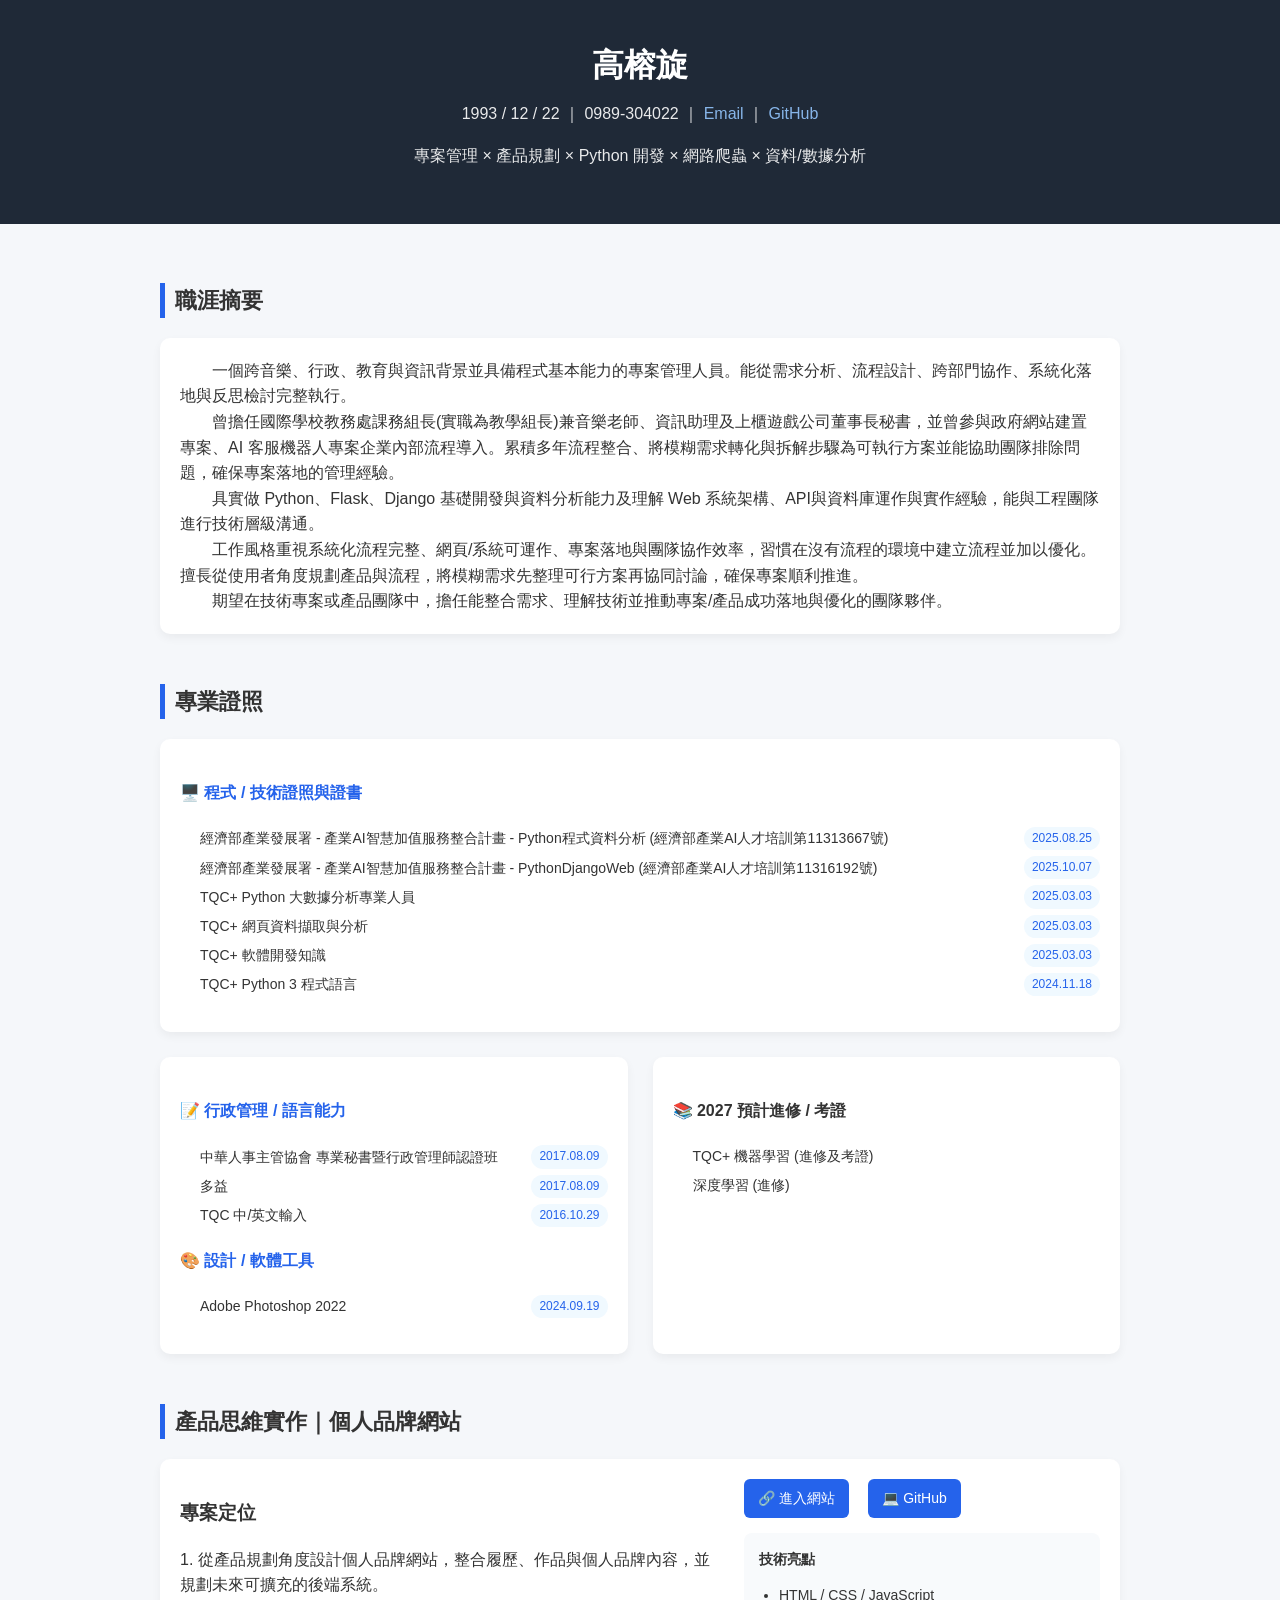
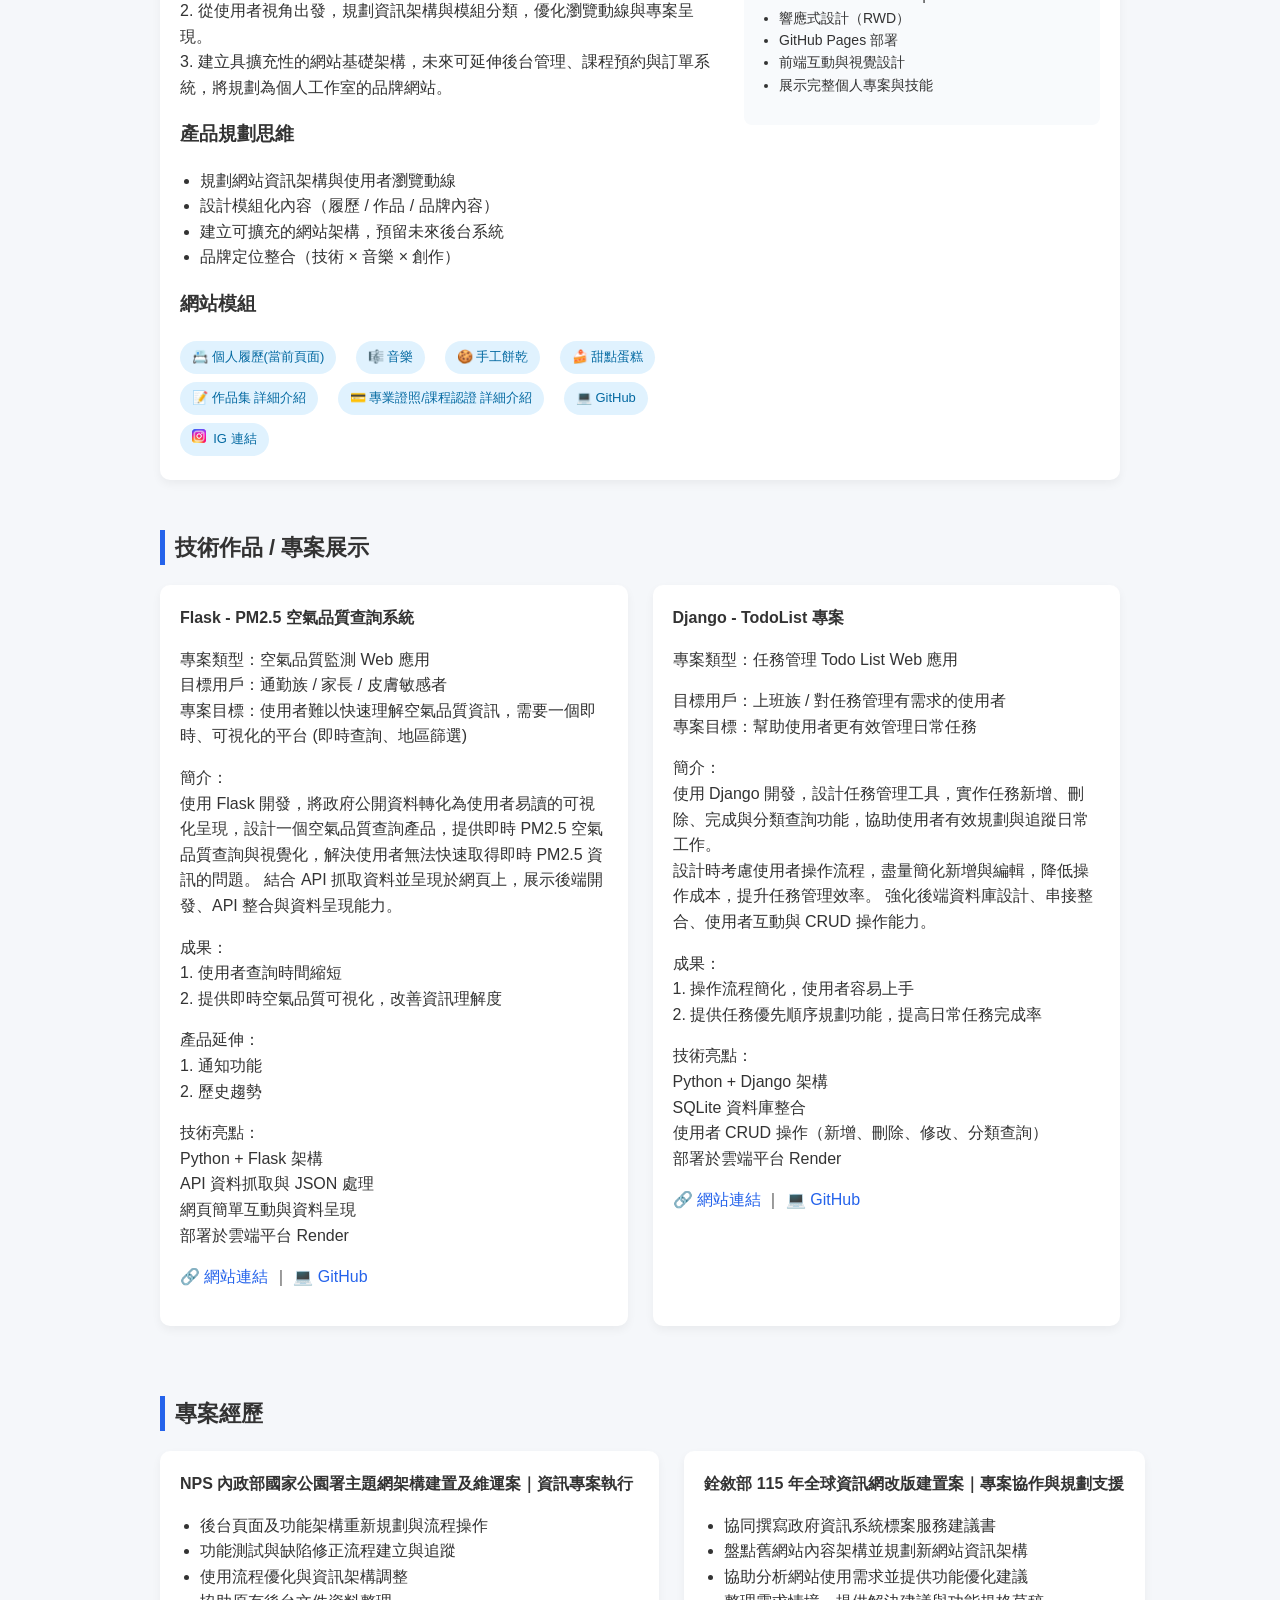
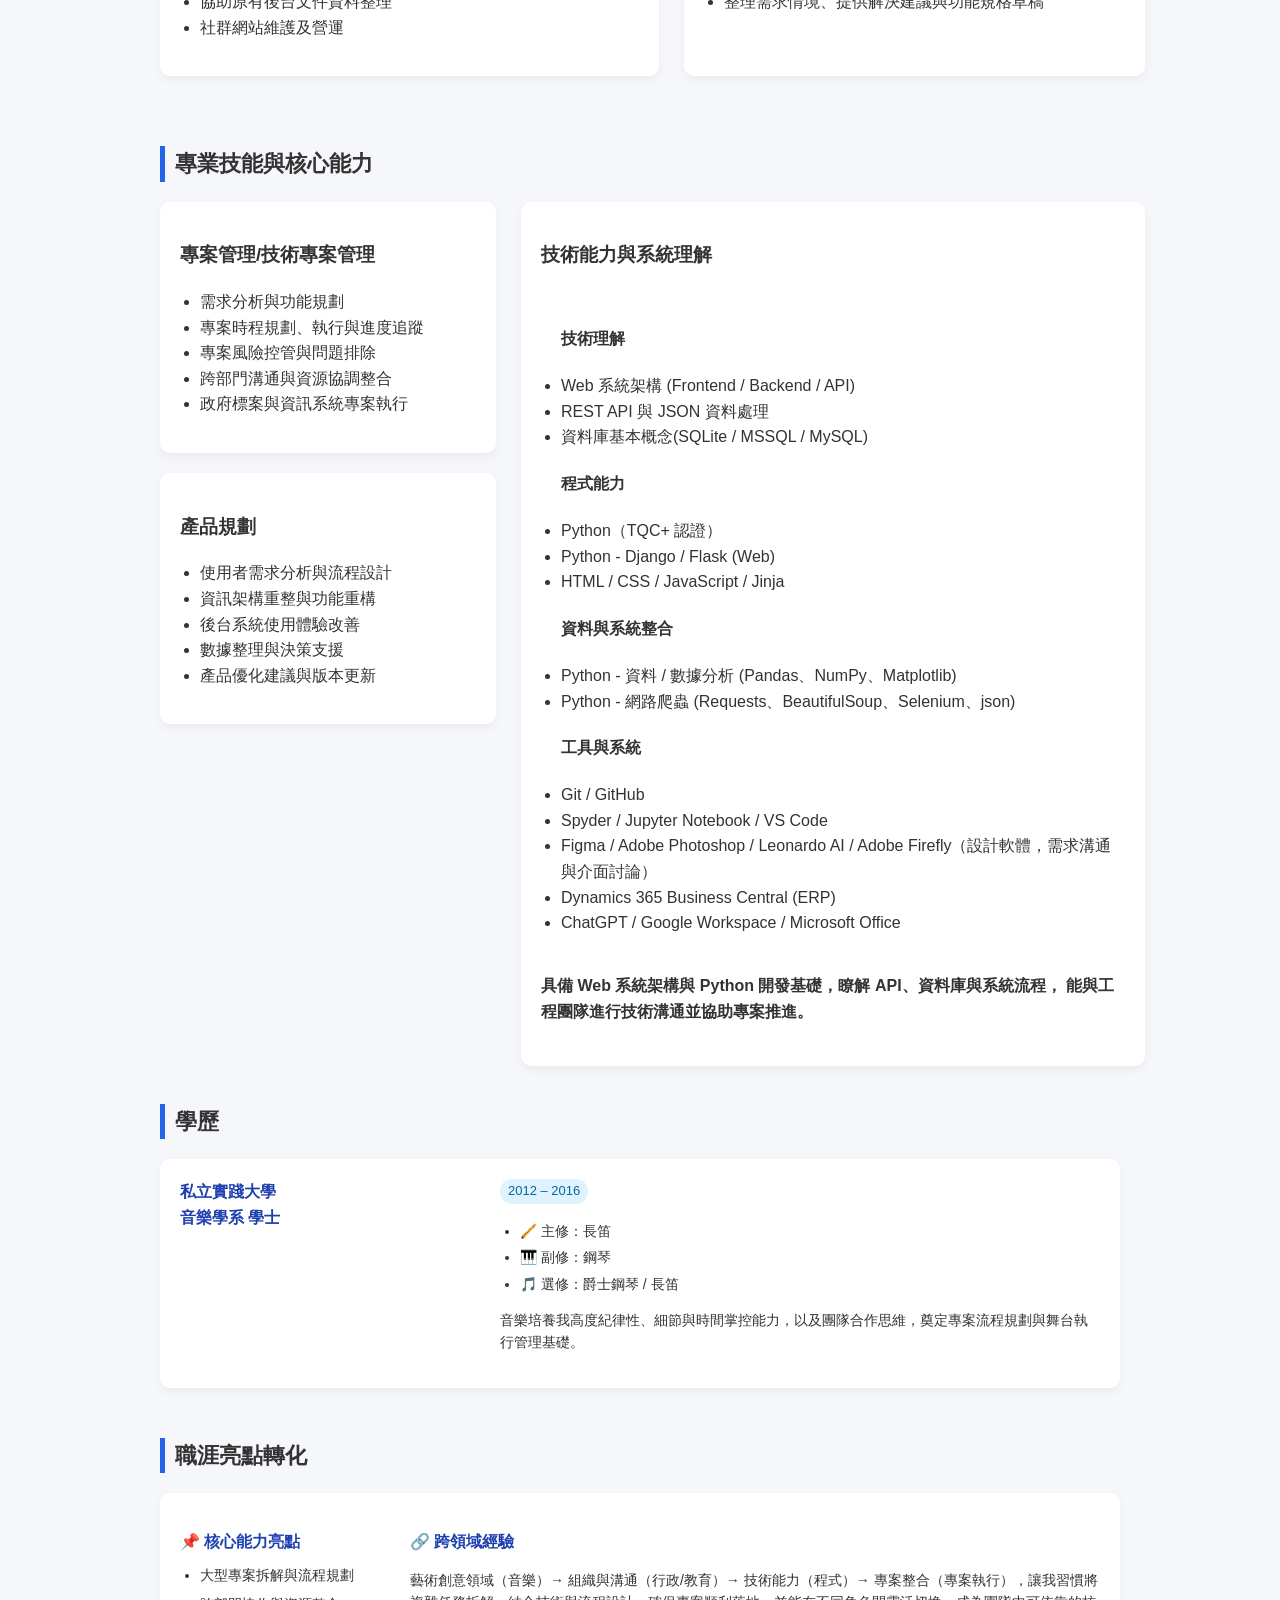
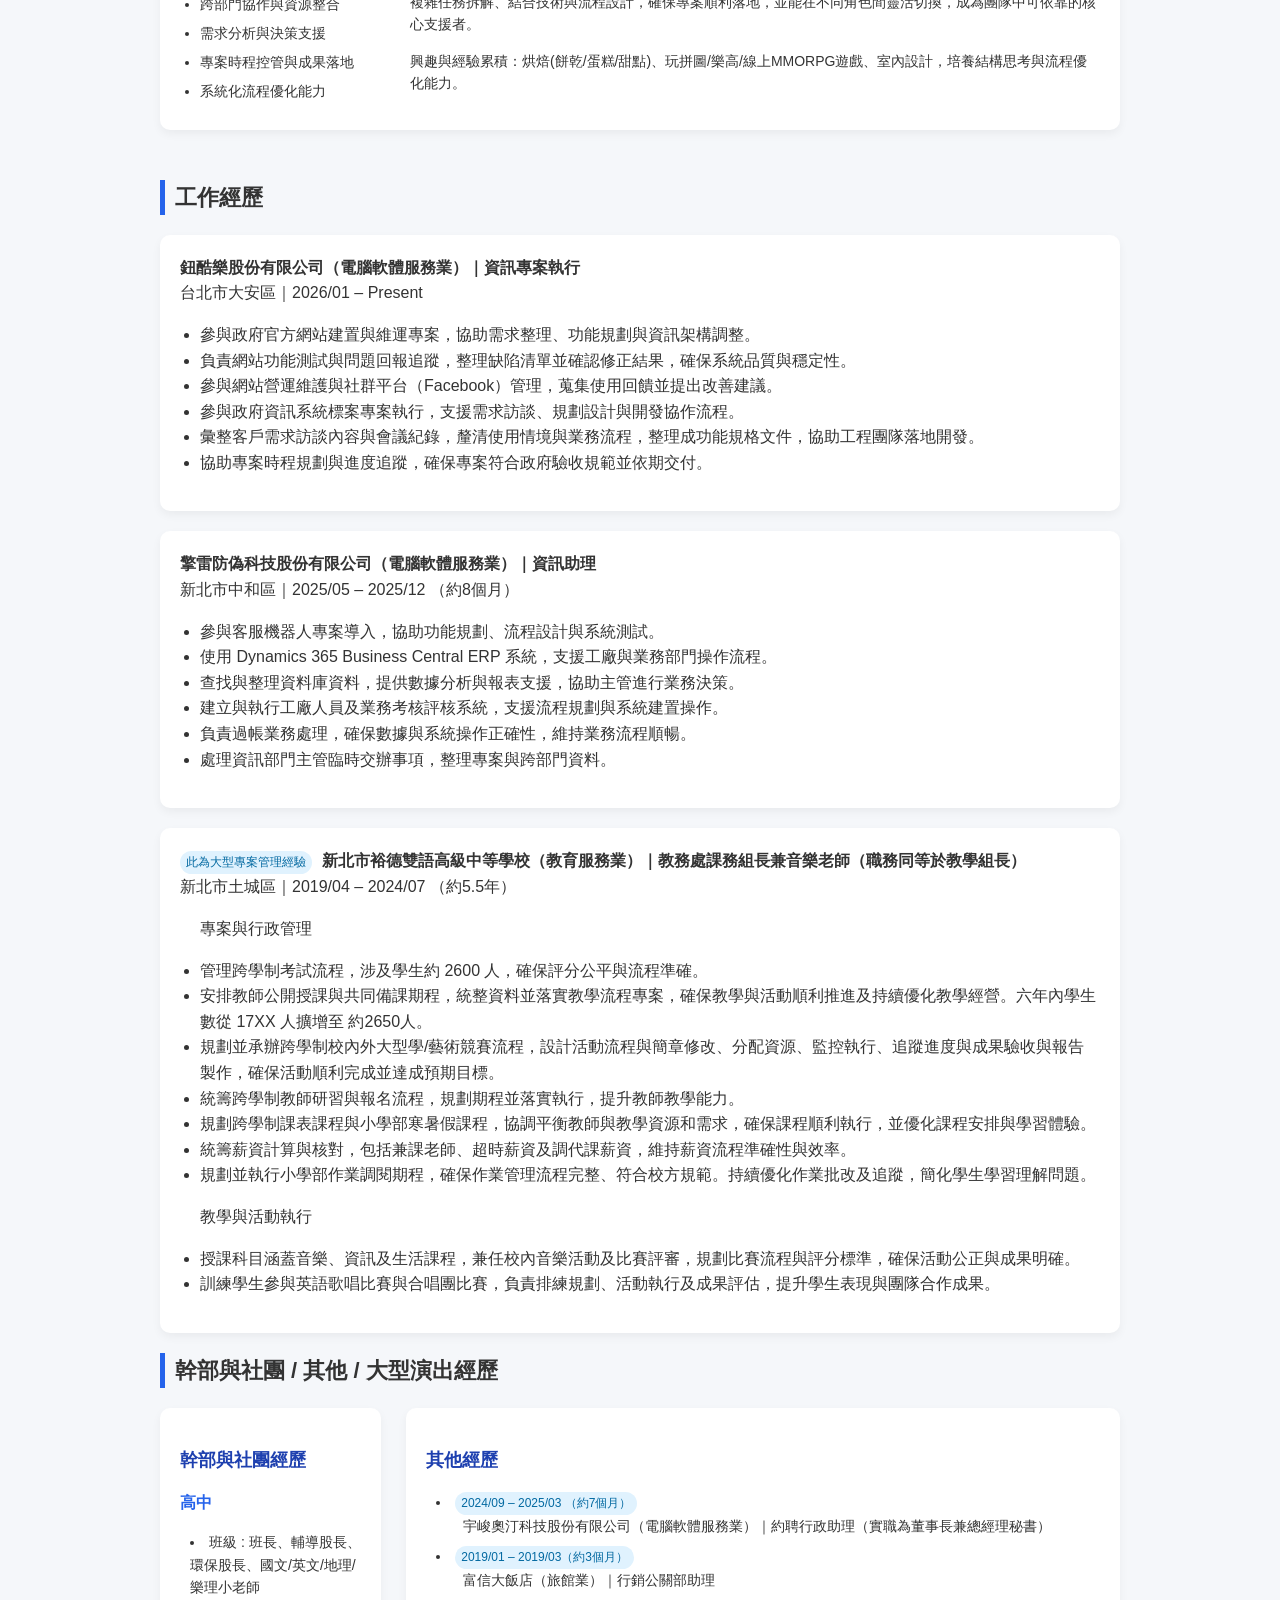
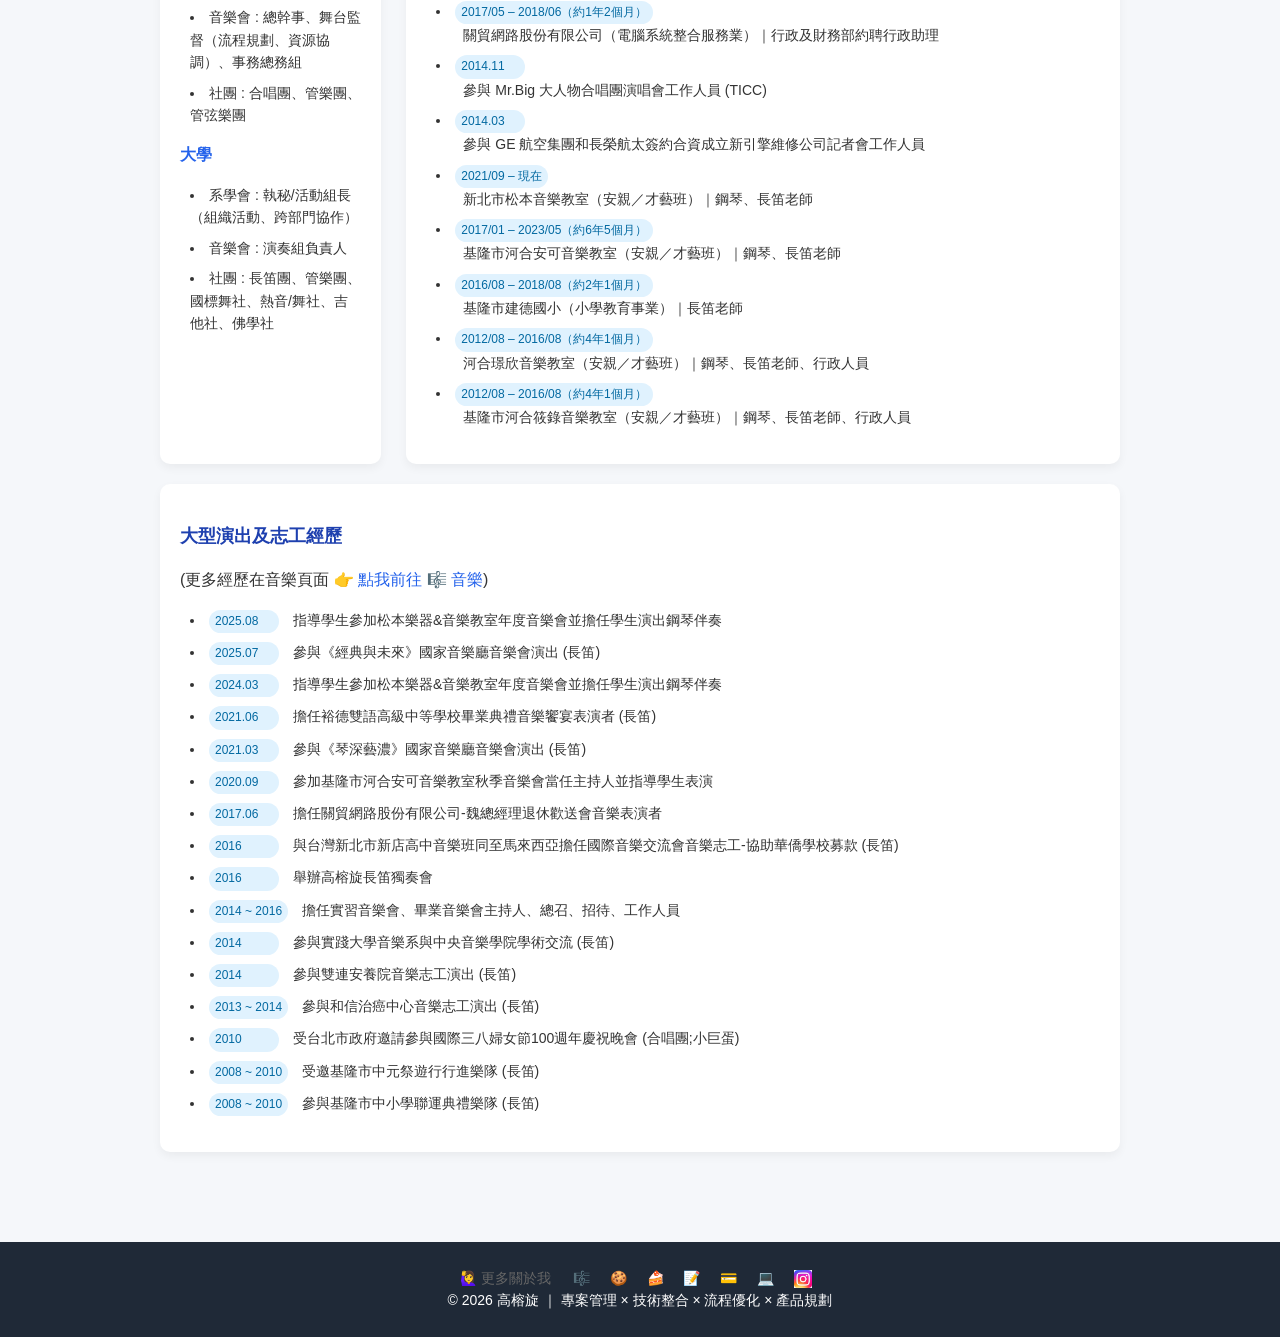
<file: index.html>
<!DOCTYPE html>
<html lang="zh-TW">

<head>
    <meta charset="UTF-8">
    <meta name="viewport" content="width=device-width, initial-scale=1.0">
    <title>高榕旋｜技術專案管理 × 產品規劃 × Python × Web系統</title>

    <style>
        /* 限制產品區 */
        * {
            box-sizing: border-box;
        }

        /* ------ */

        body {
            margin: 0;
            font-family: "Segoe UI", Arial, sans-serif;
            background: #f5f7fa;
            color: #333;
            line-height: 1.6;
        }

        header {
            background: #1f2937;
            color: white;
            padding: 40px 20px;
            text-align: center;
        }

        header h1 {
            margin: 0;
            font-size: 32px;
        }

        header p {
            margin-top: 10px;
            font-size: 16px;
            opacity: 0.9;
        }

        .container {
            max-width: 1000px;
            margin: auto;
            padding: 40px 20px;
        }

        section {
            margin-bottom: 50px;
        }

        h2 {
            border-left: 5px solid #2563eb;
            padding-left: 10px;
            margin-bottom: 20px;
            font-size: 22px;
        }

        .card {
            background: white;
            padding: 20px;
            margin-bottom: 20px;
            border-radius: 10px;
            box-shadow: 0 4px 10px rgba(0, 0, 0, 0.05);
        }

        a {
            color: #2563eb;
            text-decoration: none;
        }

        a:hover {
            text-decoration: underline;
        }

        ul {
            padding-left: 20px;
        }


        /* 專業證照區塊 */
        /* 卡片樣式統一 */
        .cert-category {
            background: white;
            padding: 20px;
            border-radius: 10px;
            box-shadow: 0 4px 10px rgba(0, 0, 0, 0.05);
        }

        .cert-group-wrapper {
            display: grid;
            grid-template-columns: 1fr 1fr;
            /* 兩欄 */
            /* grid-template-columns: repeat(2, 1fr); 兩欄 */
            gap: 25px;
        }

        /* 上方那張卡片橫跨兩欄 */
        .cert-full {
            grid-column: span 2;
        }

        /* 每一行證照 */
        .cert-category ul li {
            display: flex;
            justify-content: space-between;
            /* 名稱左、日期右 */
            align-items: center;
            margin-bottom: 6px;
            font-size: 14px;
        }

        /* 日期樣式（小標籤風格） */
        .cert-date {
            font-size: 12px;
            color: #2563eb;
            background: #f0f9ff;
            padding: 2px 8px;
            border-radius: 12px;
            white-space: nowrap;
            margin-left: 10px;
        }

        .cert-category h4 a {
            color: #2563eb;
            text-decoration: none;
            font-weight: 600;
            position: relative;
        }

        .cert-category h4 a::after {
            content: "";
            position: absolute;
            left: 0;
            bottom: -2px;
            width: 0%;
            height: 2px;
            background: #2563eb;
            transition: width 0.3s ease;
        }

        .cert-category h4 a:hover::after {
            width: 100%;
        }


        /* 產品思維實作｜個人品牌網站 */
        .product-case {
            display: grid;
            /* grid-template-columns: 60% 40%; */
            grid-template-columns: 3fr 2fr;
            gap: 30px;
            /* align-items: start; */
        }

        .product-links {
            margin-bottom: 15px;
        }

        .product-links a {
            display: inline-block;
            margin-right: 15px;
            padding: 8px 14px;
            background: #2563eb;
            color: white;
            border-radius: 6px;
            font-size: 14px;
            transition: 0.2s ease;
        }

        .product-links a:hover {
            background: #1d4ed8;
        }

        .tech-highlight {
            background: #f8fafc;
            padding: 15px;
            border-radius: 8px;
            font-size: 14px;
        }

        .feature-list span {
            display: inline-block;
            background: #e0f2fe;
            color: #0369a1;
            padding: 5px 10px;
            border-radius: 20px;
            font-size: 13px;
            margin: 4px 6px 4px 0;
        }

        .feature-list a {
            display: inline-block;
            background: #e0f2fe;
            color: #0369a1;
            padding: 6px 12px;
            border-radius: 20px;
            font-size: 13px;
            margin: 4px 6px 4px 0;
            text-decoration: none;
            transition: 0.2s ease;
        }

        .feature-list a:hover {
            background: #2563eb;
            color: white;
            transform: translateY(-2px);
        }

        html {
            scroll-behavior: smooth;
        }


        /* 技術作品 / 專案展示區塊 */
        .tech-projects {
            display: grid;
            grid-template-columns: repeat(2, 1fr);
            /* 兩欄 */
            gap: 25px;
        }

        .tech-projects .card {
            padding: 20px;
            border-radius: 10px;
            box-shadow: 0 4px 10px rgba(0, 0, 0, 0.05);
            background: white;
        }


        /* 專案經歷區塊 */
        .project-group {
            display: grid;
            grid-template-columns: 52% 48%;
            /* 左右兩欄 */
            gap: 25px;
        }



        /* 專業技能與核心能力區塊 */
        .skill-group {
            display: grid;
            grid-template-columns: 35% 65%;
            /* 左35%、右65% */
            gap: 25px;
            align-items: stretch;
            /* 讓左右卡片等高 */
        }

        /* 左側卡片內部調整 padding 與寬度 */
        .skill-group>div:first-child .card {
            width: 100%;
            /* 保持卡片填滿左側欄位 */
            box-sizing: border-box;
        }

        /* 右側卡片拉滿整個右側欄位 */
        .skill-group>div:last-child {
            display: flex;
            flex-direction: column;
            justify-content: stretch;
        }

        .skill-group>div:last-child .card {
            height: 100%;
            /* 拉高與左側總高度一致 */
        }


        /* 學歷區塊 */
        .education-group {
            display: grid;
            gap: 20px;
        }

        .education-card {
            display: grid;
            grid-template-columns: 1fr 2fr;
            /* 左1 / 右2比例 */
            background: #ffffff;
            padding: 20px;
            border-radius: 10px;
            box-shadow: 0 4px 10px rgba(0, 0, 0, 0.05);
            align-items: start;
            gap: 20px;
        }

        .edu-left {
            font-weight: 600;
            font-size: 16px;
            color: #1e40af;
        }

        .edu-right {
            font-size: 14px;
            line-height: 1.6;
        }

        .edu-right ul {
            padding-left: 20px;
            margin: 8px 0;
        }

        .edu-right li {
            margin-bottom: 4px;
        }

        .edu-date {
            font-size: 13px;
            color: #0369a1;
            background: #e0f2fe;
            padding: 2px 8px;
            border-radius: 12px;
            display: inline-block;
            margin-bottom: 8px;
        }


        /* 職涯亮點轉化 */
        .career-highlights {
            display: grid;
            gap: 20px;
        }

        .career-card {
            display: grid;
            /* grid-template-columns: 1fr 1fr; 左右兩欄 */
            grid-template-columns: 25% 75%;
            /* 左35%、右65% */
            background: #ffffff;
            padding: 20px;
            border-radius: 10px;
            box-shadow: 0 4px 10px rgba(0, 0, 0, 0.05);
            gap: 250x;
            align-items: start
        }

        .career-left h3,
        .career-right h3 {
            color: #1e40af;
            font-size: 16px;
            margin-bottom: 10px;
        }

        .career-left ul {
            padding-left: 20px;
            margin: 0;
        }

        .career-left li {
            margin-bottom: 8px;
            font-size: 14px;
            line-height: 1.5;
        }

        .career-right p {
            font-size: 14px;
            line-height: 1.6;
        }

        /* 右側：跨領域整合歷程 */
        .career-right {
            padding-left: 0px;
            /* 調整往左靠一些 */
        }

        /* 經歷區塊 */
        .experience-group {
            display: grid;
            /* grid-template-columns: 1fr 1fr; 兩欄排版 */
            grid-template-columns: repeat(12, 1fr);
            /* 12欄網格 */
            gap: 25px;
        }

        /* 幹部與社團經歷縮小 */
        .experience-card.small-width {
            grid-column: span 3;
            /* 桌面版占 4/12 */
        }

        /* 其他經歷與大型演出拉大 */
        .experience-card.large-width {
            grid-column: span 9;
            /* 桌面版占 8/12 */
        }

        .experience-card h3 {
            font-size: 18px;
            color: #1e40af;
            margin-bottom: 10px;
        }

        .experience-card h4 {
            font-size: 16px;
            margin-top: 15px;
            margin-bottom: 6px;
            color: #2563eb;
        }

        .experience-card ul {
            list-style: disc inside;
            line-height: 1.6;
            padding-left: 10px;
        }

        .experience-card li {
            margin-bottom: 8px;
            font-size: 14px;
        }

        .exp-date {
            display: inline-block;
            min-width: 70px;
            background: #e0f2fe;
            color: #0369a1;
            font-size: 12px;
            padding: 2px 6px;
            border-radius: 12px;
            margin-right: 10px;
        }


        /* 下方更多關於我 */
        /* 上層 footer（淺色） */
        .sub-footer {
            background: #f9fafb;
            border-top: 1px solid #e5e7eb;
            padding: 20px 0;
        }

        .sub-footer-content {
            max-width: 1000px;
            margin: auto;
            text-align: center;
            font-size: 14px;
            color: #666;
        }

        .sub-footer-content span {
            margin-right: 10px;
            font-weight: 500;
        }

        .sub-footer-content a {
            margin: 0 8px;
            text-decoration: none;
        }

        .sub-footer-content a:hover {
            opacity: 0.7;
        }

        .sub-footer-content img {
            width: 18px;
            vertical-align: middle;
        }

        /* 下層正式 footer（深色） */
        footer {
            background: #1f2937;
            color: white;
            text-align: center;
            padding: 25px 20px;
            font-size: 14px;
        }


        /* 手機版自動變單欄 */
        @media (max-width: 768px) {

            /* 技術作品 / 專案展示區塊 */
            .tech-projects {
                grid-template-columns: 1fr;
            }

            /* 專案經歷區塊 */
            .project-group {
                grid-template-columns: 1fr;
            }

            /* 學歷區塊 */
            .education-card {
                grid-template-columns: 1fr;
                /* 單欄 */
            }

            /* 職涯亮點轉化 */
            .career-card {
                grid-template-columns: 1fr;
                /* 單欄 */
            }

            .career-left,
            .career-right {
                margin-bottom: 15px;
            }

            /* 經歷區塊 */
            .experience-group {
                grid-template-columns: 1fr;
            }

            .experience-card {
                grid-column: span 12 !important;
                /* 手機版全寬 */
            }
        }
    </style>
</head>

<body>

    <header>
        <h1>高榕旋</h1>
        <p>
            1993 / 12 / 22 ｜
            0989-304022 ｜
            <a href="mailto:shuanshuankao1222@gmail.com" style="color:#93c5fd;">Email</a> ｜
            <a href="https://github.com/shuanshuankao" target="_blank" style="color:#93c5fd;">GitHub</a>
        </p>
        <p>專案管理 × 產品規劃 × Python 開發 × 網路爬蟲 × 資料/數據分析</p>
    </header>

    <div class="container">

        <section>
            <h2>職涯摘要</h2>
            <div class="card">
                &emsp;&emsp;一個跨音樂、行政、教育與資訊背景並具備程式基本能力的專案管理人員。能從需求分析、流程設計、跨部門協作、系統化落地與反思檢討完整執行。<br>
                &emsp;&emsp;曾擔任國際學校教務處課務組長(實職為教學組長)兼音樂老師、資訊助理及上櫃遊戲公司董事長秘書，並曾參與政府網站建置專案、AI
                客服機器人專案企業內部流程導入。累積多年流程整合、將模糊需求轉化與拆解步驟為可執行方案並能協助團隊排除問題，確保專案落地的管理經驗。<br>
                &emsp;&emsp;具實做 Python、Flask、Django 基礎開發與資料分析能力及理解 Web 系統架構、API與資料庫運作與實作經驗，能與工程團隊進行技術層級溝通。<br>
                &emsp;&emsp;工作風格重視系統化流程完整、網頁/系統可運作、專案落地與團隊協作效率，習慣在沒有流程的環境中建立流程並加以優化。擅長從使用者角度規劃產品與流程，將模糊需求先整理可行方案再協同討論，確保專案順利推進。<br>
                &emsp;&emsp;期望在技術專案或產品團隊中，擔任能整合需求、理解技術並推動專案/產品成功落地與優化的團隊夥伴。
            </div>
        </section>


        <section>
            <h2>專業證照</h2>

            <div class="cert-group-wrapper">
                <!-- 上方整排 -->
                <div class="cert-category cert-full">
                    <h4>
                        <a href="#">🖥️ 程式 / 技術證照與證書</a>
                    </h4>
                    <ul>
                        <li>經濟部產業發展署 - 產業AI智慧加值服務整合計畫 - Python程式資料分析 (經濟部產業AI人才培訓第11313667號)<span
                                class="cert-date">2025.08.25</span></li>
                        <li>經濟部產業發展署 - 產業AI智慧加值服務整合計畫 - PythonDjangoWeb (經濟部產業AI人才培訓第11316192號)<span
                                class="cert-date">2025.10.07</span></li>
                        <li> TQC+ Python 大數據分析專業人員 <span class="cert-date">2025.03.03</span></li>
                        <li> TQC+ 網頁資料擷取與分析 <span class="cert-date">2025.03.03</span></li>
                        <li> TQC+ 軟體開發知識 <span class="cert-date">2025.03.03</span></li>
                        <li> TQC+ Python 3 程式語言 <span class="cert-date">2024.11.18</span></li>
                    </ul>
                </div>

                <!-- 左下 -->
                <div class="cert-category">
                    <h4>
                        <a href="#">📝 行政管理 / 語言能力</a>
                    </h4>
                    <ul>
                        <li> 中華人事主管協會 專業秘書暨行政管理師認證班 <span class="cert-date">2017.08.09</span></li>
                        <li> 多益 <span class="cert-date">2017.08.09</span></li>
                        <li> TQC 中/英文輸入 <span class="cert-date">2016.10.29</span></li>
                    </ul>
                    <h4>
                        <a href="#">🎨 設計 / 軟體工具</a>
                    </h4>
                    <ul>
                        <li> Adobe Photoshop 2022 <span class="cert-date">2024.09.19</span></li>
                    </ul>
                </div>

                <!-- 右下 -->
                <div class="cert-category">
                    <h4>📚 2027 預計進修 / 考證</h4>
                    <ul>
                        <li> TQC+ 機器學習 (進修及考證)</li>
                        <li> 深度學習 (進修)</li>
                    </ul>
                </div>
        </section>


        <section>
            <h2>產品思維實作｜個人品牌網站</h2>

            <div class="card product-case">

                <!-- 左側：產品思維 -->
                <div>
                    <h3>專案定位</h3>
                    <p>
                        1. 從產品規劃角度設計個人品牌網站，整合履歷、作品與個人品牌內容，並規劃未來可擴充的後端系統。<br>
                        2. 從使用者視角出發，規劃資訊架構與模組分類，優化瀏覽動線與專案呈現。<br>
                        3. 建立具擴充性的網站基礎架構，未來可延伸後台管理、課程預約與訂單系統，將規劃為個人工作室的品牌網站。<br>
                    </p>

                    <h3>產品規劃思維</h3>
                    <ul>
                        <li>規劃網站資訊架構與使用者瀏覽動線</li>
                        <li>設計模組化內容（履歷 / 作品 / 品牌內容）</li>
                        <li>建立可擴充的網站架構，預留未來後台系統</li>
                        <li>品牌定位整合（技術 × 音樂 × 創作）</li>
                    </ul>

                    <h3>網站模組</h3>
                    <div class="feature-list">
                        <a href="index.html" title="Resume">📇 個人履歷(當前頁面)</a>&nbsp;&nbsp;
                        <a target="_blank" href="music.html" title="Music">🎼 音樂</a>&nbsp;&nbsp;
                        <a target="_blank" href="cookie.html" title="Cookie">🍪 手工餅乾</a>&nbsp;&nbsp;
                        <a target="_blank" href="cake.html" title="Cake">🍰 甜點蛋糕</a>&nbsp;&nbsp;<br>
                        <a target="_blank" href="portfolio.html" title="Portfolio">📝 作品集 詳細介紹</a>&nbsp;&nbsp;
                        <a target="_blank" href="certificate.html" title="Certificate">💳 專業證照/課程認證 詳細介紹</a>&nbsp;&nbsp;
                        <a href="https://github.com/shuanshuankao/web" target="_blank">💻 GitHub</a>&nbsp;&nbsp;
                        <a target="_blank"
                            href="https://www.instagram.com/m.s.muzisweet?igsh=dWFnb2ExOXYybWht&utm_source=qr"
                            title="IG">
                            <img style="width:14px;" src="images/IG.jpg" alt="">&nbsp;&nbsp;IG 連結</a>
                    </div>
                </div>

                <!-- 右側：技術與入口 -->
                <div>
                    <div class="product-links">
                        <a href="https://shuanshuankao.github.io/web/" target="_blank">🔗 進入網站</a>
                        <a href="https://github.com/shuanshuankao/web" target="_blank">💻 GitHub</a>
                    </div>

                    <div class="tech-highlight">
                        <strong>技術亮點</strong>
                        <ul>
                            <li>HTML / CSS / JavaScript</li>
                            <li>響應式設計（RWD）</li>
                            <li>GitHub Pages 部署</li>
                            <li>前端互動與視覺設計</li>
                            <li>展示完整個人專案與技能</li>
                        </ul>
                    </div>
                </div>
            </div>
        </section>


        <section>
            <h2>技術作品 / 專案展示</h2>

            <div class="tech-projects">
                <div class="card">
                    <strong>Flask - PM2.5 空氣品質查詢系統</strong><br>
                    <p>專案類型：空氣品質監測 Web 應用<br>
                        目標用戶：通勤族 / 家長 / 皮膚敏感者<br>
                        專案目標：使用者難以快速理解空氣品質資訊，需要一個即時、可視化的平台 (即時查詢、地區篩選)
                    </p>

                    <p>簡介：<br>
                        使用 Flask 開發，將政府公開資料轉化為使用者易讀的可視化呈現，設計一個空氣品質查詢產品，提供即時 PM2.5 空氣品質查詢與視覺化，解決使用者無法快速取得即時 PM2.5 資訊的問題。
                        結合 API 抓取資料並呈現於網頁上，展示後端開發、API 整合與資料呈現能力。<br>
                    </p>

                    <p>成果：<br>
                        1. 使用者查詢時間縮短 <br>
                        2. 提供即時空氣品質可視化，改善資訊理解度
                    </p>

                    <p>產品延伸：<br>
                        1. 通知功能 <br>
                        2. 歷史趨勢
                    </p>

                    技術亮點：<br>
                    Python + Flask 架構<br>
                    API 資料抓取與 JSON 處理<br>
                    網頁簡單互動與資料呈現<br>
                    部署於雲端平台 Render<br>
                    <p>
                        🔗 <a href="https://flask-pm2-5.onrender.com" target="_blank">網站連結</a> ｜
                        💻 <a href="https://github.com/shuanshuankao/Flask-PM2.5" target="_blank">GitHub</a>
                    </p>
                </div>

                <div class="card">
                    <strong>Django - TodoList 專案</strong><br>
                    <p>專案類型：任務管理 Todo List Web 應用</p>
                    目標用戶：上班族 / 對任務管理有需求的使用者<br>
                    專案目標：幫助使用者更有效管理日常任務</p>
                    <p>簡介：<br>
                        使用 Django 開發，設計任務管理工具，實作任務新增、刪除、完成與分類查詢功能，協助使用者有效規劃與追蹤日常工作。<br>
                        設計時考慮使用者操作流程，盡量簡化新增與編輯，降低操作成本，提升任務管理效率。
                        強化後端資料庫設計、串接整合、使用者互動與 CRUD 操作能力。</p>

                    <p>成果：<br>
                        1. 操作流程簡化，使用者容易上手 <br>
                        2. 提供任務優先順序規劃功能，提高日常任務完成率
                    </p>

                    技術亮點：<br>
                    Python + Django 架構<br>
                    SQLite 資料庫整合<br>
                    使用者 CRUD 操作（新增、刪除、修改、分類查詢）<br>
                    部署於雲端平台 Render<br>
                    <p>
                        🔗 <a href="https://django-todolist-project-yzlm.onrender.com" target="_blank">網站連結</a> ｜
                        💻 <a href="https://github.com/shuanshuankao/Django-todolist-project" target="_blank">GitHub</a>
                    </p>
                </div>
            </div>
        </section>


        <section>
            <h2>專案經歷</h2>
            <div class="project-group">
                <div class="card">
                    <strong>NPS 內政部國家公園署主題網架構建置及維運案｜資訊專案執行</strong>
                    <ul>
                        <li>後台頁面及功能架構重新規劃與流程操作</li>
                        <li>功能測試與缺陷修正流程建立與追蹤</li>
                        <li>使用流程優化與資訊架構調整</li>
                        <li>協助原有後台文件資料整理</li>
                        <li>社群網站維護及營運</li>
                    </ul>
                </div>

                <div class="card">
                    <strong>銓敘部 115 年全球資訊網改版建置案｜專案協作與規劃支援</strong>
                    <ul>
                        <li>協同撰寫政府資訊系統標案服務建議書</li>
                        <li>盤點舊網站內容架構並規劃新網站資訊架構</li>
                        <li>協助分析網站使用需求並提供功能優化建議</li>
                        <li>整理需求情境、提供解決建議與功能規格草稿</li>
                    </ul>
                </div>
            </div>
        </section>


        <section>
            <h2>專業技能與核心能力</h2>

            <div class="skill-group">
                <!-- 左側 -->
                <div>
                    <div class="card">
                        <h3>專案管理/技術專案管理</h3>
                        <ul>
                            <li>需求分析與功能規劃</li>
                            <li>專案時程規劃、執行與進度追蹤</li>
                            <li>專案風險控管與問題排除</li>
                            <li>跨部門溝通與資源協調整合</li>
                            <li>政府標案與資訊系統專案執行</li>
                        </ul>
                    </div>

                    <div class="card">
                        <h3>產品規劃</h3>
                        <ul>
                            <li>使用者需求分析與流程設計</li>
                            <li>資訊架構重整與功能重構</li>
                            <li>後台系統使用體驗改善</li>
                            <li>數據整理與決策支援</li>
                            <li>產品優化建議與版本更新</li>
                        </ul>
                    </div>
                </div>

                <!-- 右側 -->
                <div class="card">
                    <h3>技術能力與系統理解</h3>
                    <ul>
                        <h4>技術理解</h4>
                        <li>Web 系統架構 (Frontend / Backend / API)</li>
                        <li>REST API 與 JSON 資料處理</li>
                        <li>資料庫基本概念(SQLite / MSSQL / MySQL)</li>

                        <h4>程式能力</h4>
                        <li>Python（TQC+ 認證）</li>
                        <li>Python - Django / Flask (Web)</li>
                        <li>HTML / CSS / JavaScript / Jinja</li>

                        <h4>資料與系統整合</h4>
                        <li>Python - 資料 / 數據分析 (Pandas、NumPy、Matplotlib)</li>
                        <li>Python - 網路爬蟲 (Requests、BeautifulSoup、Selenium、json)</li>

                        <h4>工具與系統</h4>
                        <li>Git / GitHub</li>
                        <li>Spyder / Jupyter Notebook / VS Code</li>
                        <li>Figma / Adobe Photoshop / Leonardo AI / Adobe Firefly（設計軟體，需求溝通與介面討論）</li>
                        <li>Dynamics 365 Business Central (ERP)</li>
                        <li>ChatGPT / Google Workspace / Microsoft Office</li>
                    </ul>

                    <h4>具備 Web 系統架構與 Python 開發基礎，瞭解 API、資料庫與系統流程，
                        能與工程團隊進行技術溝通並協助專案推進。</h4>
                </div>
            </div>


            <section>
                <h2>學歷</h2>
                <div class="education-group">
                    <div class="education-card">
                        <!-- 左側：學校與學位 -->
                        <div class="edu-left">
                            <strong>私立實踐大學</strong><br>
                            音樂學系 學士
                        </div>
                        <!-- 右側：時間與主修/副修 -->
                        <div class="edu-right">
                            <span class="edu-date">2012 – 2016</span><br>
                            <ul>
                                <li>🪈 主修：長笛</li>
                                <li>🎹 副修：鋼琴</li>
                                <li>🎵 選修：爵士鋼琴 / 長笛</li>
                            </ul>
                            <p>音樂培養我高度紀律性、細節與時間掌控能力，以及團隊合作思維，奠定專案流程規劃與舞台執行管理基礎。</p>
                        </div>
                    </div>
                </div>
            </section>


            <section>
                <h2>職涯亮點轉化</h2>
                <div class="career-highlights">
                    <div class="career-card">
                        <!-- 左側：核心能力 -->
                        <div class="career-left">
                            <h3>📌 核心能力亮點</h3>
                            <ul>
                                <li>大型專案拆解與流程規劃</li>
                                <li>跨部門協作與資源整合</li>
                                <li>需求分析與決策支援</li>
                                <li>專案時程控管與成果落地</li>
                                <li>系統化流程優化能力</li>
                            </ul>
                        </div>

                        <!-- 右側：跨領域整合歷程 -->
                        <div class="career-right">
                            <h3>🔗 跨領域經驗</h3>
                            <p>藝術創意領域（音樂）→ 組織與溝通（行政/教育）→ 技術能力（程式）→
                                專案整合（專案執行），讓我習慣將複雜任務拆解、結合技術與流程設計，確保專案順利落地，並能在不同角色間靈活切換，成為團隊中可依靠的核心支援者。</p>
                            <p>興趣與經驗累積：烘焙(餅乾/蛋糕/甜點)、玩拼圖/樂高/線上MMORPG遊戲、室內設計，培養結構思考與流程優化能力。</p>
                        </div>
                    </div>
                </div>
            </section>


            <section>
                <h2>工作經歷</h2>

                <div class="card">
                    <strong>鈕酷樂股份有限公司（電腦軟體服務業）｜資訊專案執行</strong><br>
                    台北市大安區｜2026/01 – Present
                    <ul>
                        <li>參與政府官方網站建置與維運專案，協助需求整理、功能規劃與資訊架構調整。</li>
                        <li>負責網站功能測試與問題回報追蹤，整理缺陷清單並確認修正結果，確保系統品質與穩定性。</li>
                        <li>參與網站營運維護與社群平台（Facebook）管理，蒐集使用回饋並提出改善建議。</li>
                        <li>參與政府資訊系統標案專案執行，支援需求訪談、規劃設計與開發協作流程。</li>
                        <li>彙整客戶需求訪談內容與會議紀錄，釐清使用情境與業務流程，整理成功能規格文件，協助工程團隊落地開發。</li>
                        <li>協助專案時程規劃與進度追蹤，確保專案符合政府驗收規範並依期交付。</li>
                    </ul>
                </div>

                <div class="card">
                    <strong>擎雷防偽科技股份有限公司（電腦軟體服務業）｜資訊助理</strong><br>
                    新北市中和區｜2025/05 – 2025/12 （約8個月）
                    <ul>
                        <li>參與客服機器人專案導入，協助功能規劃、流程設計與系統測試。</li>
                        <li>使用 Dynamics 365 Business Central ERP 系統，支援工廠與業務部門操作流程。</li>
                        <li>查找與整理資料庫資料，提供數據分析與報表支援，協助主管進行業務決策。</li>
                        <li>建立與執行工廠人員及業務考核評核系統，支援流程規劃與系統建置操作。</li>
                        <li>負責過帳業務處理，確保數據與系統操作正確性，維持業務流程順暢。</li>
                        <li>處理資訊部門主管臨時交辦事項，整理專案與跨部門資料。</li>
                    </ul>
                </div>


                <div class="card">
                    <span
                        class="exp-date">此為大型專案管理經驗</span><strong>新北市裕德雙語高級中等學校（教育服務業）｜教務處課務組長兼音樂老師（職務同等於教學組長）</strong><br>
                    新北市土城區｜2019/04 – 2024/07 （約5.5年）
                    <ul>
                        <p>專案與行政管理</p>

                        <li>管理跨學制考試流程，涉及學生約 2600 人，確保評分公平與流程準確。</li>
                        <li>安排教師公開授課與共同備課期程，統整資料並落實教學流程專案，確保教學與活動順利推進及持續優化教學經營。六年內學生數從 17XX 人擴增至 約2650人。</li>
                        <li>規劃並承辦跨學制校內外大型學/藝術競賽流程，設計活動流程與簡章修改、分配資源、監控執行、追蹤進度與成果驗收與報告製作，確保活動順利完成並達成預期目標。
                        </li>
                        <li>統籌跨學制教師研習與報名流程，規劃期程並落實執行，提升教師教學能力。</li>
                        <li>規劃跨學制課表課程與小學部寒暑假課程，協調平衡教師與教學資源和需求，確保課程順利執行，並優化課程安排與學習體驗。</li>
                        <li>統籌薪資計算與核對，包括兼課老師、超時薪資及調代課薪資，維持薪資流程準確性與效率。</li>
                        <li>規劃並執行小學部作業調閱期程，確保作業管理流程完整、符合校方規範。持續優化作業批改及追蹤，簡化學生學習理解問題。</li>
                        <p>教學與活動執行</p>
                        <li>授課科目涵蓋音樂、資訊及生活課程，兼任校內音樂活動及比賽評審，規劃比賽流程與評分標準，確保活動公正與成果明確。</li>
                        <li>訓練學生參與英語歌唱比賽與合唱團比賽，負責排練規劃、活動執行及成果評估，提升學生表現與團隊合作成果。</li>
                    </ul>
                </div>


                <section>
                    <h2>幹部與社團 / 其他 / 大型演出經歷</h2>

                    <div class="experience-group">

                        <!-- 幹部與社團 -->
                        <div class="card experience-card small-width">
                            <h3>幹部與社團經歷</h3>
                            <h4>高中</h4>
                            <ul>
                                <li>班級 : 班長、輔導股長、環保股長、國文/英文/地理/樂理小老師</li>
                                <li>音樂會 : 總幹事、舞台監督（流程規劃、資源協調）、事務總務組</li>
                                <li>社團 : 合唱團、管樂團、管弦樂團</li>
                            </ul>
                            <h4>大學</h4>
                            <ul>
                                <li>系學會 : 執秘/活動組長 （組織活動、跨部門協作）</li>
                                <li>音樂會 : 演奏組負責人</li>
                                <li>社團 : 長笛團、管樂團、國標舞社、熱音/舞社、吉他社、佛學社</li>
                            </ul>
                        </div>

                        <!-- 其他經歷 -->
                        <div class="card experience-card large-width">
                            <h3>其他經歷</h3>
                            <ul>
                                <li><span class="exp-date">2024/09 – 2025/03 （約7個月）</span> <br>
                                    &nbsp;&nbsp;&nbsp;&nbsp;&nbsp;&nbsp; 宇峻奧汀科技股份有限公司（電腦軟體服務業）｜約聘行政助理（實職為董事長兼總經理秘書）</li>
                                <li><span class="exp-date">2019/01 – 2019/03（約3個月）</span> <br>
                                    &nbsp;&nbsp;&nbsp;&nbsp;&nbsp;&nbsp; 富信大飯店（旅館業）｜行銷公關部助理</li>
                                <li><span class="exp-date">2017/05 – 2018/06（約1年2個月）</span> <br>
                                    &nbsp;&nbsp;&nbsp;&nbsp;&nbsp;&nbsp; 關貿網路股份有限公司（電腦系統整合服務業）｜行政及財務部約聘行政助理</li>
                                <li><span class="exp-date">2014.11</span> <br> &nbsp;&nbsp;&nbsp;&nbsp;&nbsp;&nbsp; 參與
                                    Mr.Big 大人物合唱團演唱會工作人員 (TICC)</li>
                                <li><span class="exp-date">2014.03</span> <br> &nbsp;&nbsp;&nbsp;&nbsp;&nbsp;&nbsp; 參與
                                    GE 航空集團和長榮航太簽約合資成立新引擎維修公司記者會工作人員</li>
                                <li><span class="exp-date">2021/09 – 現在</span> <br> &nbsp;&nbsp;&nbsp;&nbsp;&nbsp;&nbsp;
                                    新北市松本音樂教室（安親／才藝班）｜鋼琴、長笛老師</li>
                                <li><span class="exp-date">2017/01 – 2023/05（約6年5個月）</span> <br>
                                    &nbsp;&nbsp;&nbsp;&nbsp;&nbsp;&nbsp; 基隆市河合安可音樂教室（安親／才藝班）｜鋼琴、長笛老師</li>
                                <li><span class="exp-date">2016/08 – 2018/08（約2年1個月）</span> <br>
                                    &nbsp;&nbsp;&nbsp;&nbsp;&nbsp;&nbsp; 基隆市建德國小（小學教育事業）｜長笛老師</li>
                                <li><span class="exp-date">2012/08 – 2016/08（約4年1個月）</span> <br>
                                    &nbsp;&nbsp;&nbsp;&nbsp;&nbsp;&nbsp; 河合璟欣音樂教室（安親／才藝班）｜鋼琴、長笛老師、行政人員</li>
                                <li><span class="exp-date">2012/08 – 2016/08（約4年1個月）</span> <br>
                                    &nbsp;&nbsp;&nbsp;&nbsp;&nbsp;&nbsp; 基隆市河合筱錄音樂教室（安親／才藝班）｜鋼琴、長笛老師、行政人員</li>
                            </ul>
                        </div>

                    </div>
                    <!-- 大型演出及志工經歷 -->
                    <div class="card experience-card large-width">
                        <h3>大型演出及志工經歷</h3>
                        <p>(更多經歷在音樂頁面 👉 <a target="_blank" href="music.html" title="Music">點我前往 🎼 音樂</a>)</p>
                        <ul>
                            <li><span class="exp-date">2025.08</span> 指導學生參加松本樂器&音樂教室年度音樂會並擔任學生演出鋼琴伴奏</li>
                            <li><span class="exp-date">2025.07</span> 參與《經典與未來》國家音樂廳音樂會演出 (長笛)</li>
                            <li><span class="exp-date">2024.03</span> 指導學生參加松本樂器&音樂教室年度音樂會並擔任學生演出鋼琴伴奏</li>
                            <li><span class="exp-date">2021.06</span> 擔任裕德雙語高級中等學校畢業典禮音樂饗宴表演者 (長笛)</li>
                            <li><span class="exp-date">2021.03</span> 參與《琴深藝濃》國家音樂廳音樂會演出 (長笛)</li>
                            <li><span class="exp-date">2020.09</span> 參加基隆市河合安可音樂教室秋季音樂會當任主持人並指導學生表演</li>
                            <li><span class="exp-date">2017.06</span> 擔任關貿網路股份有限公司-魏總經理退休歡送會音樂表演者</li>
                            <li><span class="exp-date">2016</span> 與台灣新北市新店高中音樂班同至馬來西亞擔任國際音樂交流會音樂志工-協助華僑學校募款 (長笛)</li>
                            <li><span class="exp-date">2016</span> 舉辦高榕旋長笛獨奏會</li>
                            <li><span class="exp-date">2014 ~ 2016</span> 擔任實習音樂會、畢業音樂會主持人、總召、招待、工作人員</li>
                            <li><span class="exp-date">2014</span> 參與實踐大學音樂系與中央音樂學院學術交流 (長笛)</li>
                            <li><span class="exp-date">2014</span> 參與雙連安養院音樂志工演出 (長笛)</li>
                            <li><span class="exp-date">2013 ~ 2014</span> 參與和信治癌中心音樂志工演出 (長笛)</li>
                            <li><span class="exp-date">2010</span> 受台北市政府邀請參與國際三八婦女節100週年慶祝晚會 (合唱團;小巨蛋)</li>
                            <li><span class="exp-date">2008 ~ 2010</span> 受邀基隆市中元祭遊行行進樂隊 (長笛)</li>
                            <li><span class="exp-date">2008 ~ 2010</span> 參與基隆市中小學聯運典禮樂隊 (長笛)</li>
                        </ul>
                    </div>
                </section>
    </div>


    <!-- 下層正式 Footer -->
    <footer>

        <div class="sub-footer-content">
            <span>🙋‍♀️ 更多關於我</span>
            <a target="_blank" href="music.html" title="Music">🎼</a>
            <a href="cookie.html" target="_blank" title="Cookie">🍪</a>
            <a href="cake.html" target="_blank" title="Cake">🍰</a>
            <a href="portfolio.html" target="_blank" title="Portfolio">📝</a>
            <a href="certificate.html" target="_blank" title="Certificate">💳</a>
            <a href="https://github.com/shuanshuankao" target="_blank" title="Github">💻</a>
            <a href="https://www.instagram.com/m.s.muzisweet" target="_blank" title="IG">
                <img src="images/IG.jpg" alt="IG">
            </a>
        </div>
        © 2026 高榕旋 ｜ 專案管理 × 技術整合 × 流程優化 × 產品規劃

    </footer>

</body>

</html>
</file>
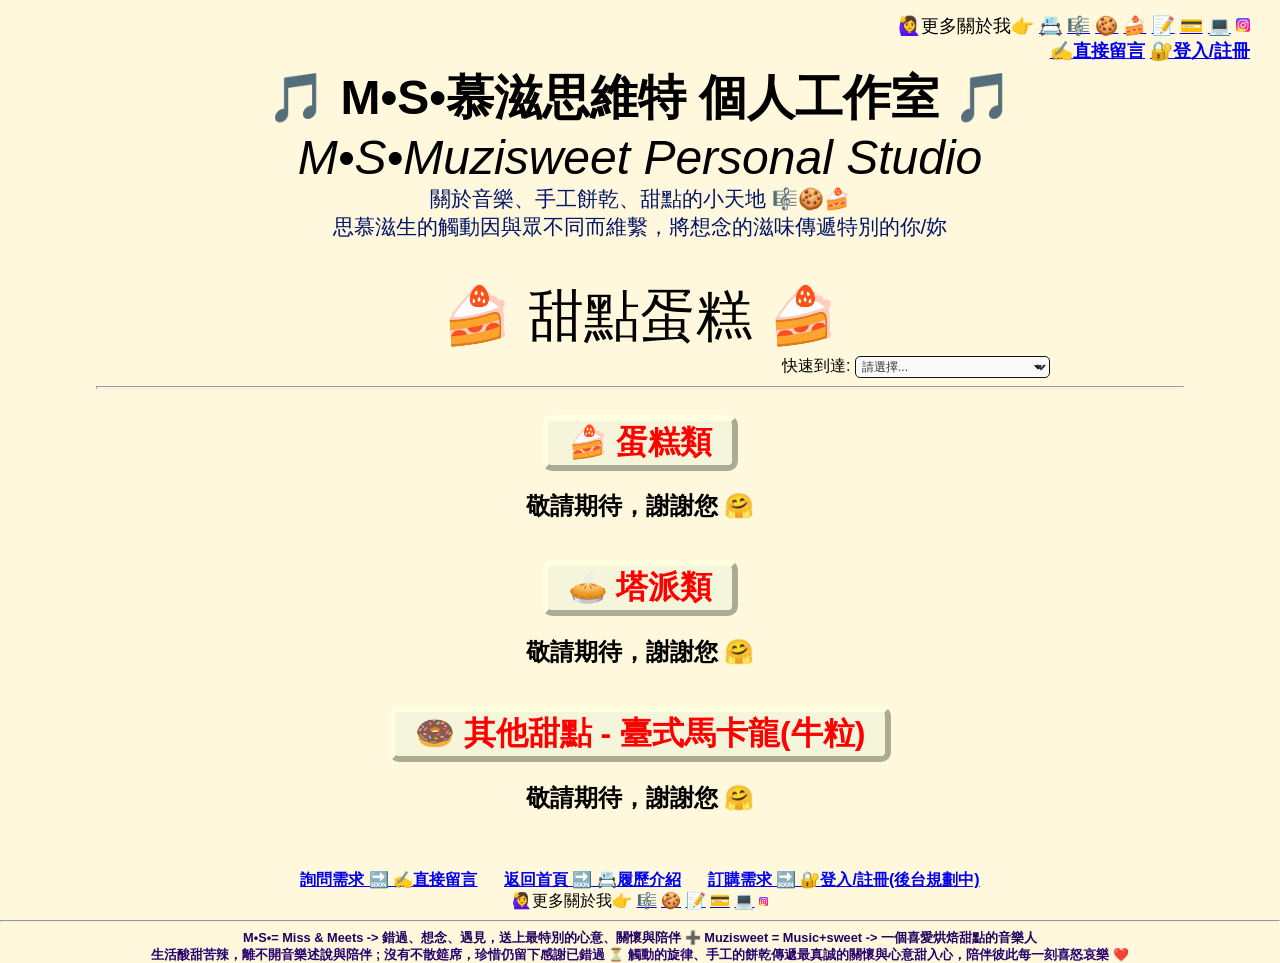
<file: cake.html>
<!DOCTYPE html>
<html lang="zh-Hant">

<head>
    <meta charset="UTF-8">
    <meta name="viewport" content="width=device-width, initial-scale=1.0">
    <meta name="description" content="Hi!歡迎來到 🎵 M•S•慕滋思維特 個人工作室🎵 ，這是記錄一個音樂老師在音樂教育、烘焙與程式的相關歷程及介紹，並為斜槓創業準備的一個歷程 ❤️">
    <meta name="keywords" content="音樂,長笛,鋼琴,樂理,烘焙,手工餅乾,蛋糕,甜點,程式語言,網頁設計">
    <title>🍰 甜點蛋糕 🍰</title>
    <link rel="stylesheet" href="css/style.css">
    <style>

    </style>

    <script>
        document.getElementById("quick-jump").addEventListener("change", function () {
            const target = this.value;
            if (target) {
                location.hash = target; // 跳轉到指定區塊
                this.selectedIndex = 0; // 重置選單回到第一個項目（請選擇...）
            }
        });
    </script>

</head>

<body>
    <div style="text-align: right;">
        <div class="mark-link">🙋‍♀️更多關於我<b>👉
                <a href="index.html" title="Resume">📇</a>
                <a target="_blank" href="music.html" title="Music">🎼</a>
                <a target="_blank" href="cookie.html" title="Cookie">🍪</a>
                <a target="_blank" href="cake.html" title="Cake">🍰</a>
                <a target="_blank" href="portfolio.html" title="Portfolio">📝</a>
                <a target="_blank" href="certificate.html" title="Certificate">💳</a>
                <a target="_blank" href="https://github.com/shuanshuankao/web.git" title="Github">💻</a>
                <a target="_blank" href="https://www.instagram.com/m.s.muzisweet?igsh=dWFnb2ExOXYybWht&utm_source=qr"
                    title="IG">
                    <img style="width:14px;" src="images/IG.jpg" alt=""></a><br>
                <a href="message.html" title="Message">✍️<u>直接留言</u></a>
                <a href="https://github.com/shuanshuankao/weblist-project"
                    title="Log in and register">🔐<u>登入/註冊</u></a></b>
        </div>
    </div>

    <div class="main-title"><b>🎵 M•S•慕滋思維特 個人工作室 🎵</b><br>
        <em>M•S•Muzisweet Personal Studio<br></b></em>
    </div>

    <div class="vice-title">關於音樂、手工餅乾、甜點的小天地 🎼🍪🍰<br>
        思慕滋生的觸動因與眾不同而維繫，將想念的滋味傳遞特別的你/妳</div>
    <br>

    <div class="section-heading-all">
        <div class="section-heading">🍰 甜點蛋糕 🍰</div>
        <div class="section-heading-select">
            <label for="type">
                <span class="small-text">快速到達:</span>
            </label>
            <select class="custom-select" name="type" onchange="location.href = this.value;" id="quick-jump">
                <option value="">請選擇...</option>
                <option value="#section-cake"> 🍰 蛋糕類</option>
                <option value="#section-tappai"> 🥧 塔派類</option>
                <option value="#section-taiwanesemacaron"> 🍩 其他甜點 - 臺式馬卡龍(牛粒)</option>
            </select>
        </div>
    </div>
    <hr width="85%" size="5">
    <br>

    <div class="title-total">
        <div id="section-cake" class="title"><b>🍰 蛋糕類</b></div>
    </div>
    <div style="text-align: center;">
        <h2>
            敬請期待，謝謝您 🤗
        </h2>
    </div>
    <br>

    <div class="title-total">
        <div id="section-tappai" class="title"><b>🥧 塔派類</b></div>
    </div>
    <div style="text-align: center;">
        <h2>
            敬請期待，謝謝您 🤗
        </h2>
    </div>
    <br>

    <div class="title-total">
        <div id="section-taiwanesemacaron" class="title"><b>🍩 其他甜點 - 臺式馬卡龍(牛粒)</b></div>
    </div>
    <div style="text-align: center;">
        <h2>
            敬請期待，謝謝您 🤗
        </h2>
    </div>
    <br>
    <br>

    <div style="text-align: center;">
        <a href="message.html" title="Message"><b>詢問需求 🔜 ✍️<u>直接留言</u></a></b> &nbsp&nbsp&nbsp&nbsp
        <a href="index.html" title="Resume"><b>返回首頁 🔜 📇<u>履歷介紹</u></a></b> &nbsp&nbsp&nbsp&nbsp
        <a href="https://github.com/shuanshuankao/weblist-project" title="Log in and register"><b>訂購需求 🔜
                🔐<u>登入/註冊(後台規劃中)</u></a></b>
        <div>🙋‍♀️更多關於我<b>👉
                <a target="_blank" href="music.html" title="Music">🎼</a>
                <a target="_blank" href="cookie.html" title="Cookie">🍪</a>
                <a target="_blank" href="portfolio.html" title="Portfolio">📝</a>
                <a target="_blank" href="certificate.html" title="Certificate">💳</a>
                <a target="_blank" href="https://github.com/shuanshuankao/web.git" title="Github">💻</a>
                <a target="_blank" href="https://www.instagram.com/m.s.muzisweet?igsh=dWFnb2ExOXYybWht&utm_source=qr"
                    title="IG">
                    <img width="0.7%" src="images/IG.jpg" alt=""></a></b>
        </div>
    </div>

    <hr>
    <div class="directions-title"><b>
            M•S•= Miss & Meets -> 錯過、想念、遇見，送上最特別的心意、關懷與陪伴 ➕ Muzisweet = Music+sweet -> 一個喜愛烘焙甜點的音樂人</b><br></div>
    <div class="directions-d-title"><b>
            生活酸甜苦辣，離不開音樂述說與陪伴 ; 沒有不散筵席，珍惜仍留下感謝已錯過 ⏳ 觸動的旋律、手工的餅乾傳遞最真誠的關懷與心意甜入心，陪伴彼此每一刻喜怒哀樂 ❤️ </b><br></div>
</body>

</html>
</file>
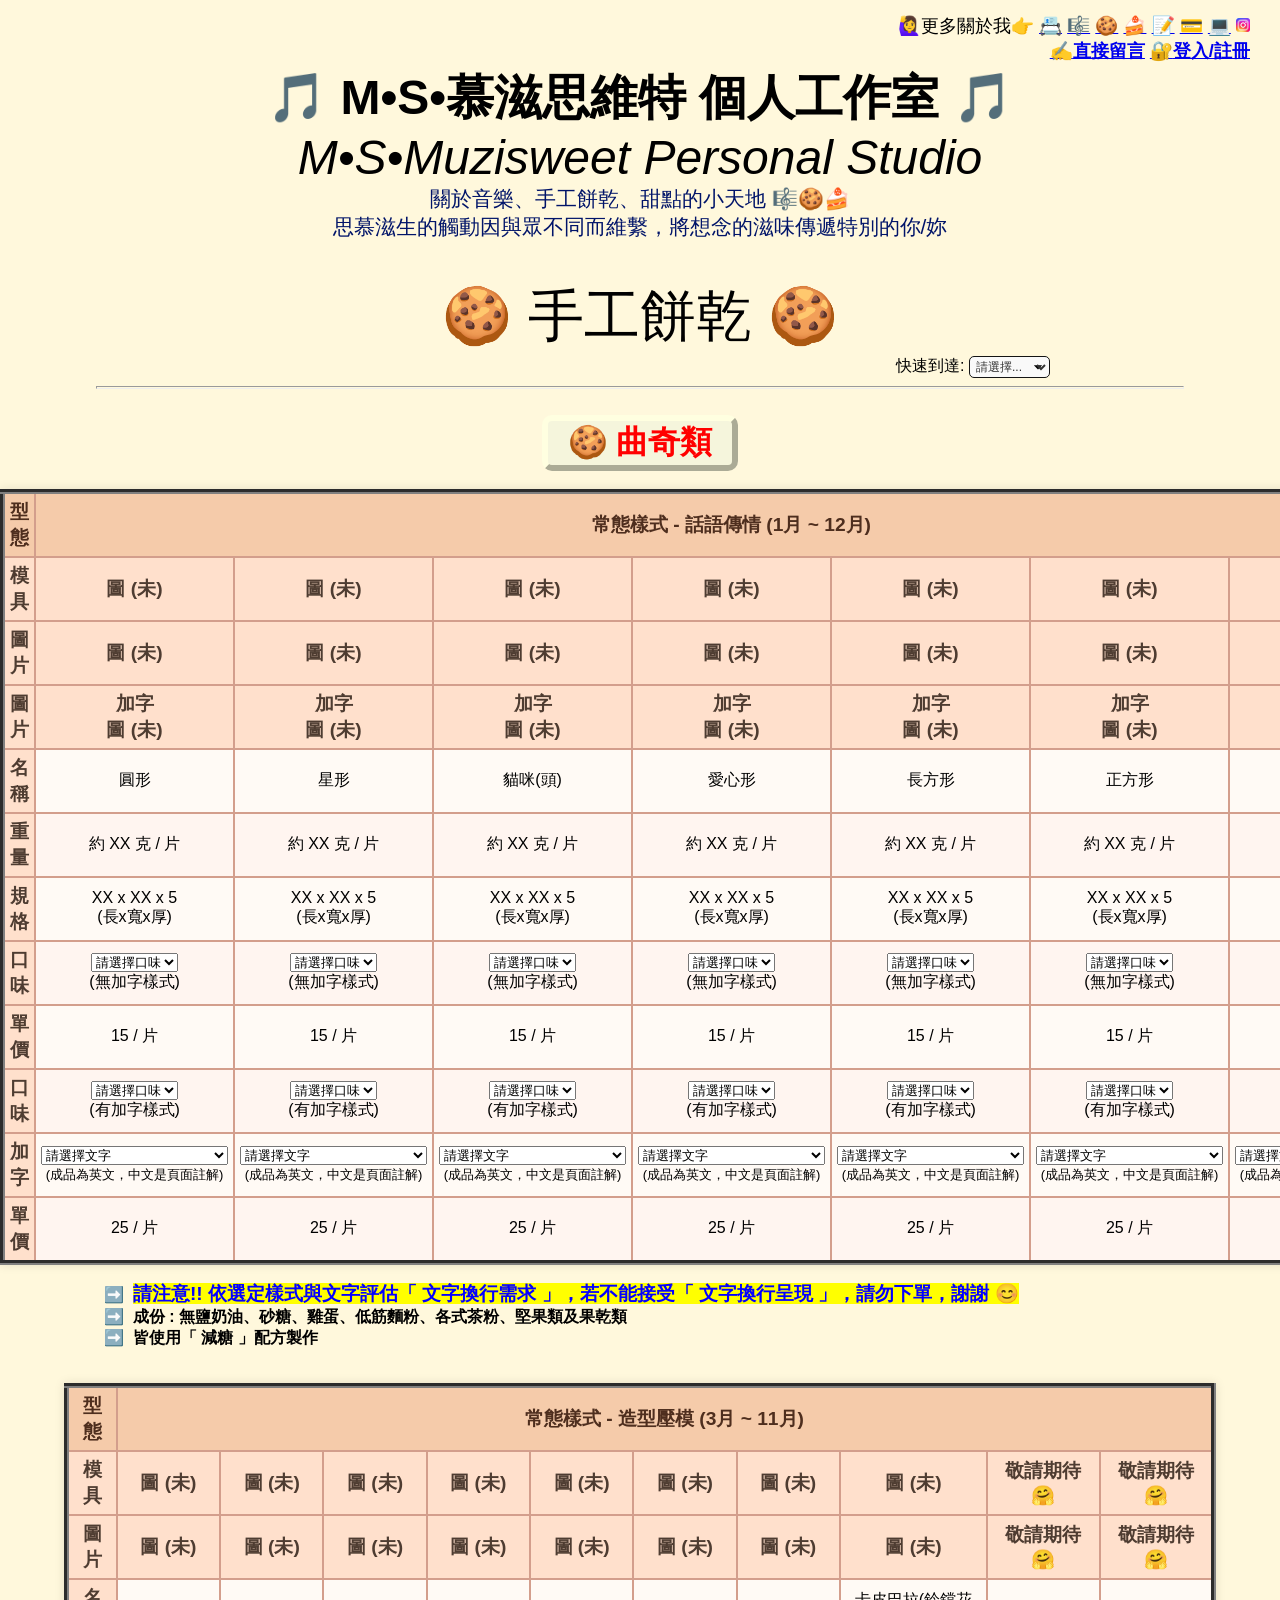
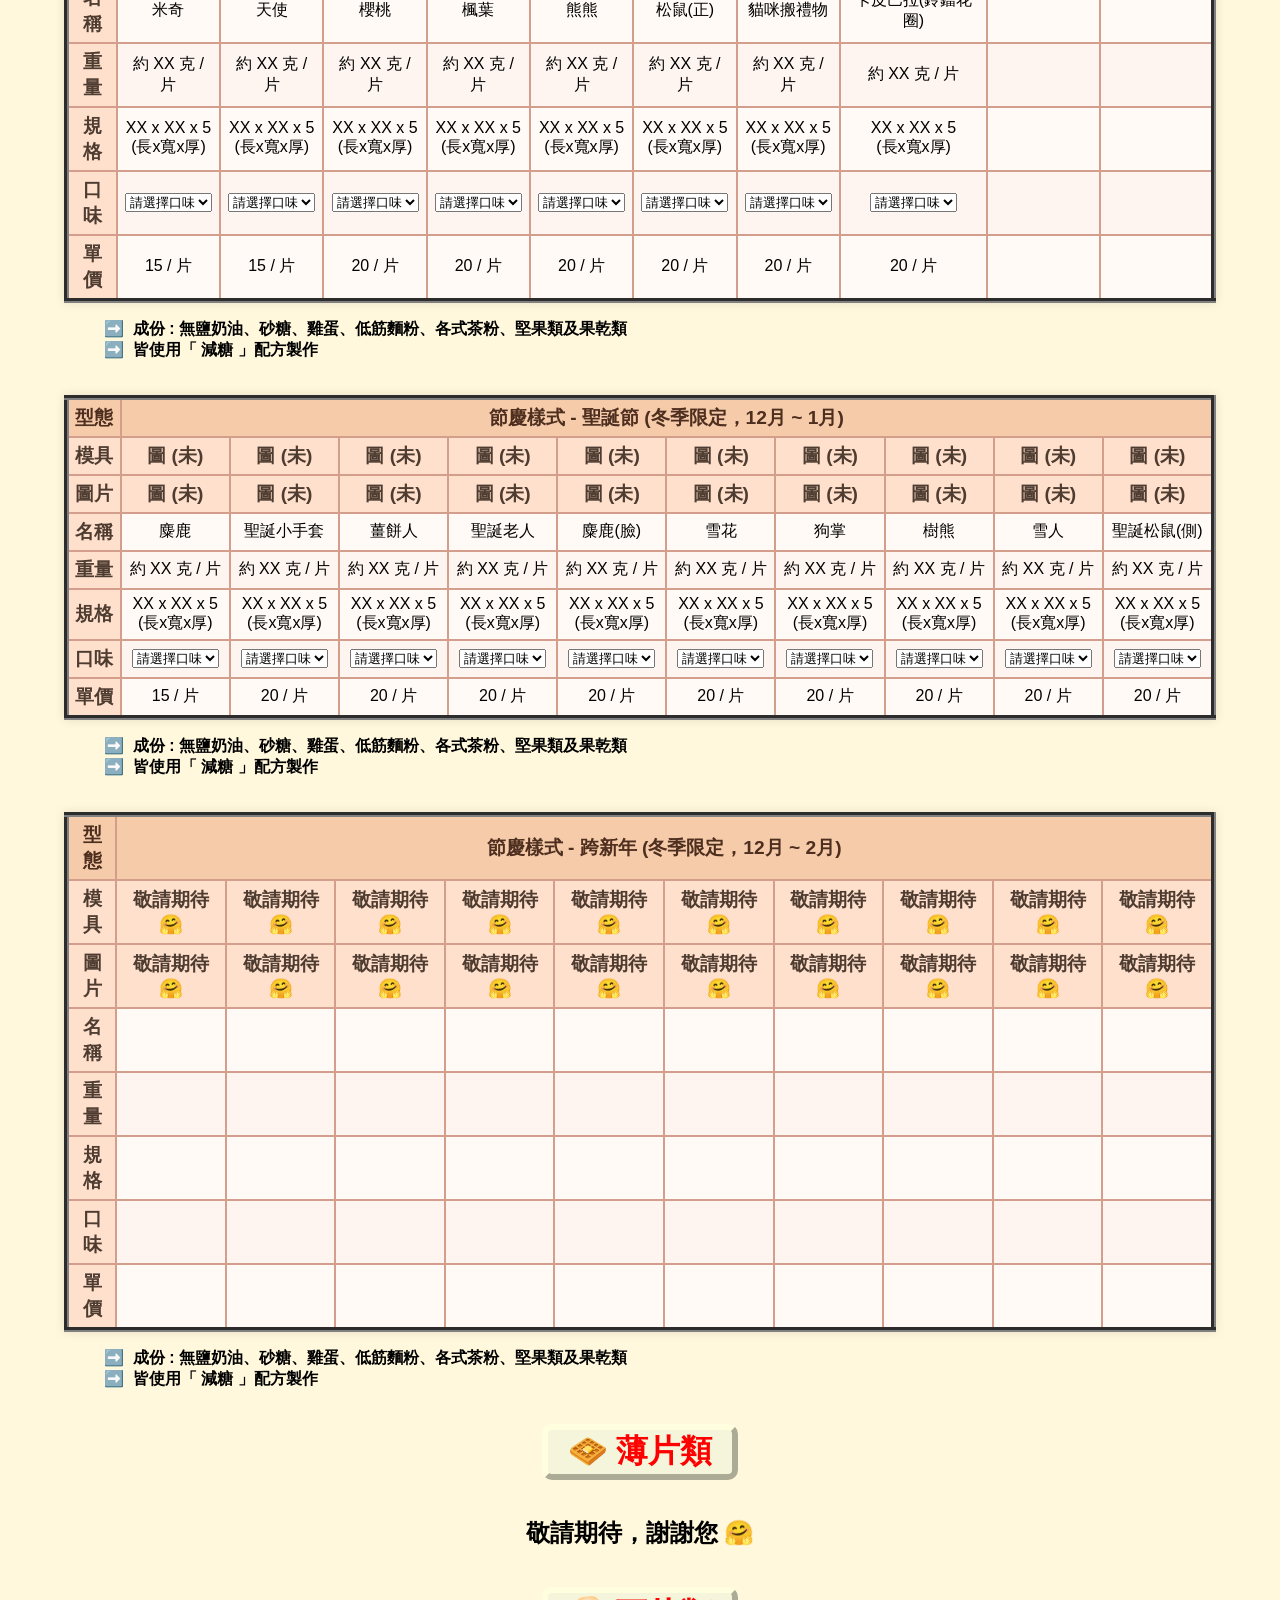
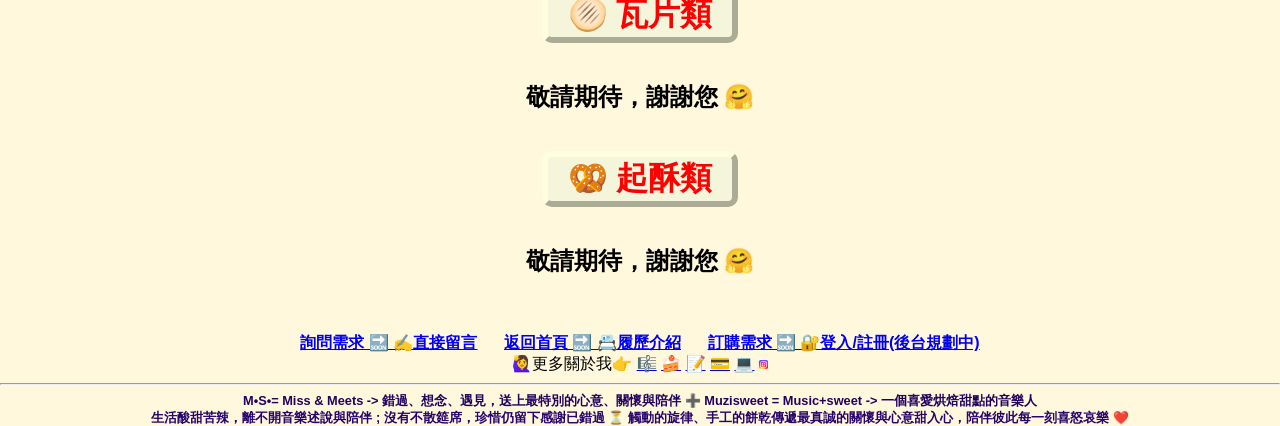
<file: cookie.html>
<!DOCTYPE html>
<html lang="zh-Hant">

<head>
    <meta charset="UTF-8">
    <meta name="viewport" content="width=device-width, initial-scale=1.0">
    <meta name="description" content="Hi!歡迎來到 🎵 M•S•慕滋思維特 個人工作室🎵 ，這是記錄一個音樂老師在音樂教育、烘焙與程式的相關歷程及介紹，並為斜槓創業準備的一個歷程 ❤️">
    <meta name="keywords" content="音樂,長笛,鋼琴,樂理,烘焙,手工餅乾,蛋糕,甜點,程式語言,網頁設計">
    <title>🍪 手工餅乾 🍪</title>
    <link rel="stylesheet" href="css/style.css">
    <style>
        /* 表格 */
        table {
            width: 90%;
            margin: 0 auto;
            border-collapse: collapse;
            background-color: #fffaf5;
            box-shadow: 0 0 10px rgba(0, 0, 0, 0.1);
            font-family: 'Comic Sans MS', cursive, sans-serif;
        }

        th,
        td {
            border: 2px solid #d39e8c;
            padding: 5px;
            text-align: center;
        }

        th {
            background-color: #ffe0cc;
            color: #4e3c31;
            font-weight: bold;
            font-size: 1.2em;
            border: 2px solid #d39e8c;
        }

        tr:nth-child(even) {
            background-color: #fff5f0;
        }

        tr:hover {
            background-color: #ffe9dd;
        }

        /* 表格第一欄 "樣式型態" 設定 */
        tr.style-type th {
            background-color: #f5cbaa;
            color: #4e2e1e;
            font-weight: bold;
        }

        /* 表格下方文字 */
        .ingredients {
            width: 90%;
            margin: 5px auto;
            font-family: 'Comic Sans MS', cursive, sans-serif;
        }
    </style>

    <!-- 標題下拉選單 -->
    <script>
        document.getElementById("quick-jump").addEventListener("change", function () {
            const target = this.value;
            if (target) {
                location.hash = target; // 跳轉到指定區塊
                this.selectedIndex = 0; // 重置選單回到第一個項目（請選擇...）
            }
        });
    </script>

</head>

<body>
    <div style="text-align: right;">
        <div class="mark-link">🙋‍♀️更多關於我<b>👉
                <a href="index.html" title="Resume">📇</a>
                <a target="_blank" href="music.html" title="Music">🎼</a>
                <a target="_blank" href="cookie.html" title="Cookie">🍪</a>
                <a target="_blank" href="cake.html" title="Cake">🍰</a>
                <a target="_blank" href="portfolio.html" title="Portfolio">📝</a>
                <a target="_blank" href="certificate.html" title="Certificate">💳</a>
                <a target="_blank" href="https://github.com/shuanshuankao/web.git" title="Github">💻</a>
                <a target="_blank" href="https://www.instagram.com/m.s.muzisweet?igsh=dWFnb2ExOXYybWht&utm_source=qr"
                    title="IG">
                    <img style="width:14px;" src="images/IG.jpg" alt=""></a><br>
                <a href="message.html" title="Message">✍️<u>直接留言</u></a>
                <a href="https://github.com/shuanshuankao/weblist-project"
                    title="Log in and register">🔐<u>登入/註冊</u></a></b>
        </div>
    </div>

    <div class="main-title"><b>🎵 M•S•慕滋思維特 個人工作室 🎵</b><br>
        <em>M•S•Muzisweet Personal Studio<br></b></em>
    </div>

    <div class="vice-title">關於音樂、手工餅乾、甜點的小天地 🎼🍪🍰<br>
        思慕滋生的觸動因與眾不同而維繫，將想念的滋味傳遞特別的你/妳</div>
    <br>

    <div class="section-heading-all">
        <div class="section-heading">🍪 手工餅乾 🍪</div>
        <div class="section-heading-select">
            <label for="type">
                <span class="small-text">快速到達:</span>
            </label>
            <select class="custom-select" name="type" onchange="location.href = this.value;" id="quick-jump">
                <option value="">請選擇...</option>
                <option value="#section-cookie"> 🍪 曲奇類</option>
                <option value="#section-thinCookie"> 🧇 薄片類</option>
                <option value="#section-tuiles"> 🫓 瓦片類</option>
                <option value="#section-puffpastry"> 🥨 起酥類</option>
            </select>
        </div>
    </div>
    <hr width="85%" size="5">
    <br>

    <div class="title-total">
        <div id="section-cookie" class="title"><b>🍪 曲奇類</b></div>
    </div>
    <br>

    <div id="cookie">
        <table border="5">
            <thead>
                <tr class="style-type">
                    <th>型態</th>
                    <th colspan="11">常態樣式 - 話語傳情 (1月 ~ 12月)</th>
                </tr>

                <tr>
                    <th>模具</th>
                    <th>圖 (未)</th>
                    <th>圖 (未)</th>
                    <th>圖 (未)</th>
                    <th>圖 (未)</th>
                    <th>圖 (未)</th>
                    <th>圖 (未)</th>
                    <th>圖 (未)</th>
                </tr>

                <tr>
                    <th>圖片</th>
                    <th>圖 (未)</th>
                    <th>圖 (未)</th>
                    <th>圖 (未)</th>
                    <th>圖 (未)</th>
                    <th>圖 (未)</th>
                    <th>圖 (未)</th>
                    <th>圖 (未)</th>
                </tr>

                <tr>
                    <th>圖片</th>
                    <th>加字<br>圖 (未)</th>
                    <th>加字<br>圖 (未)</th>
                    <th>加字<br>圖 (未)</th>
                    <th>加字<br>圖 (未)</th>
                    <th>加字<br>圖 (未)</th>
                    <th>加字<br>圖 (未)</th>
                    <th>加字<br>圖 (未)</th>
                </tr>
            </thead>

            <tbody>
                <tr>
                    <th>名稱</th>
                    <td>圓形</td>
                    <td>星形</td>
                    <td>貓咪(頭)</td>
                    <td>愛心形</td>
                    <td>長方形</td>
                    <td>正方形</td>
                    <td>四葉幸運草</td>
                </tr>

                <tr>
                    <th>重量</th>
                    <td>約 XX 克 / 片</td>
                    <td>約 XX 克 / 片</td>
                    <td>約 XX 克 / 片</td>
                    <td>約 XX 克 / 片</td>
                    <td>約 XX 克 / 片</td>
                    <td>約 XX 克 / 片</td>
                    <td>約 XX 克 / 片</td>
                </tr>

                <tr>
                    <th>規格</th>
                    <td>XX x XX x 5<br>(長x寬x厚)</td>
                    <td>XX x XX x 5<br>(長x寬x厚)</td>
                    <td>XX x XX x 5<br>(長x寬x厚)</td>
                    <td>XX x XX x 5<br>(長x寬x厚)</td>
                    <td>XX x XX x 5<br>(長x寬x厚)</td>
                    <td>XX x XX x 5<br>(長x寬x厚)</td>
                    <td>XX x XX x 5<br>(長x寬x厚)</td>
                </tr>

                <tr>
                    <th>口味</th>
                    <td><select>
                            <option value="">請選擇口味</option>
                            <option value="plain">原味</option>
                            <option value="Milo">美祿</option>
                            <option value="matcha">抹茶</option>
                            <option value="coffee">咖啡</option>
                            <option value="hojicha">焙茶</option>
                            <option value="milk tea">奶茶</option>
                            <option value="red oolong">紅烏龍</option>
                            <option value="tieguanyin">鐵觀音</option>
                            <option value="honey black tea ">蜜香紅茶</option>
                            <option value="peach oolong">蜜桃烏龍</option>
                            <option value="assam black tea">阿薩姆紅茶</option>
                            <option value="twinings earl grey tea">唐寧伯爵茶</option>
                            <option value="chocolate">巧克力</option>
                            <option value="almond chocolate">杏仁巧克力</option>
                            <option value="almond matcha">杏仁抹茶</option>
                            <option value="plain cranberry">原味蔓越莓</option>
                            <option value="matcha cranberry">抹茶蔓越莓</option>
                        </select><br>(無加字樣式)</td>
                    <td><select>
                            <option value="">請選擇口味</option>
                            <option value="plain">原味</option>
                            <option value="Milo">美祿</option>
                            <option value="matcha">抹茶</option>
                            <option value="coffee">咖啡</option>
                            <option value="hojicha">焙茶</option>
                            <option value="milk tea">奶茶</option>
                            <option value="red oolong">紅烏龍</option>
                            <option value="tieguanyin">鐵觀音</option>
                            <option value="honey black tea ">蜜香紅茶</option>
                            <option value="peach oolong">蜜桃烏龍</option>
                            <option value="assam black tea">阿薩姆紅茶</option>
                            <option value="twinings earl grey tea">唐寧伯爵茶</option>
                            <option value="chocolate">巧克力</option>
                            <option value="almond chocolate">杏仁巧克力</option>
                            <option value="almond matcha">杏仁抹茶</option>
                            <option value="plain cranberry">原味蔓越莓</option>
                            <option value="matcha cranberry">抹茶蔓越莓</option>
                        </select><br>(無加字樣式)</td>
                    <td><select>
                            <option value="">請選擇口味</option>
                            <option value="plain">原味</option>
                            <option value="Milo">美祿</option>
                            <option value="matcha">抹茶</option>
                            <option value="coffee">咖啡</option>
                            <option value="hojicha">焙茶</option>
                            <option value="milk tea">奶茶</option>
                            <option value="red oolong">紅烏龍</option>
                            <option value="tieguanyin">鐵觀音</option>
                            <option value="honey black tea ">蜜香紅茶</option>
                            <option value="peach oolong">蜜桃烏龍</option>
                            <option value="assam black tea">阿薩姆紅茶</option>
                            <option value="twinings earl grey tea">唐寧伯爵茶</option>
                            <option value="chocolate">巧克力</option>
                            <option value="almond chocolate">杏仁巧克力</option>
                            <option value="almond matcha">杏仁抹茶</option>
                            <option value="plain cranberry">原味蔓越莓</option>
                            <option value="matcha cranberry">抹茶蔓越莓</option>
                        </select><br>(無加字樣式)</td>
                    <td><select>
                            <option value="">請選擇口味</option>
                            <option value="plain">原味</option>
                            <option value="Milo">美祿</option>
                            <option value="matcha">抹茶</option>
                            <option value="coffee">咖啡</option>
                            <option value="hojicha">焙茶</option>
                            <option value="milk tea">奶茶</option>
                            <option value="red oolong">紅烏龍</option>
                            <option value="tieguanyin">鐵觀音</option>
                            <option value="honey black tea ">蜜香紅茶</option>
                            <option value="peach oolong">蜜桃烏龍</option>
                            <option value="assam black tea">阿薩姆紅茶</option>
                            <option value="twinings earl grey tea">唐寧伯爵茶</option>
                            <option value="chocolate">巧克力</option>
                            <option value="almond chocolate">杏仁巧克力</option>
                            <option value="almond matcha">杏仁抹茶</option>
                            <option value="plain cranberry">原味蔓越莓</option>
                            <option value="matcha cranberry">抹茶蔓越莓</option>
                        </select><br>(無加字樣式)</td>
                    <td><select>
                            <option value="">請選擇口味</option>
                            <option value="plain">原味</option>
                            <option value="Milo">美祿</option>
                            <option value="matcha">抹茶</option>
                            <option value="coffee">咖啡</option>
                            <option value="hojicha">焙茶</option>
                            <option value="milk tea">奶茶</option>
                            <option value="red oolong">紅烏龍</option>
                            <option value="tieguanyin">鐵觀音</option>
                            <option value="honey black tea ">蜜香紅茶</option>
                            <option value="peach oolong">蜜桃烏龍</option>
                            <option value="assam black tea">阿薩姆紅茶</option>
                            <option value="twinings earl grey tea">唐寧伯爵茶</option>
                            <option value="chocolate">巧克力</option>
                            <option value="almond chocolate">杏仁巧克力</option>
                            <option value="almond matcha">杏仁抹茶</option>
                            <option value="plain cranberry">原味蔓越莓</option>
                            <option value="matcha cranberry">抹茶蔓越莓</option>
                        </select><br>(無加字樣式)</td>
                    <td><select>
                            <option value="">請選擇口味</option>
                            <option value="plain">原味</option>
                            <option value="Milo">美祿</option>
                            <option value="matcha">抹茶</option>
                            <option value="coffee">咖啡</option>
                            <option value="hojicha">焙茶</option>
                            <option value="milk tea">奶茶</option>
                            <option value="red oolong">紅烏龍</option>
                            <option value="tieguanyin">鐵觀音</option>
                            <option value="honey black tea ">蜜香紅茶</option>
                            <option value="peach oolong">蜜桃烏龍</option>
                            <option value="assam black tea">阿薩姆紅茶</option>
                            <option value="twinings earl grey tea">唐寧伯爵茶</option>
                            <option value="chocolate">巧克力</option>
                            <option value="almond chocolate">杏仁巧克力</option>
                            <option value="almond matcha">杏仁抹茶</option>
                            <option value="plain cranberry">原味蔓越莓</option>
                            <option value="matcha cranberry">抹茶蔓越莓</option>
                        </select><br>(無加字樣式)</td>
                    <td><select>
                            <option value="">請選擇口味</option>
                            <option value="plain">原味</option>
                            <option value="Milo">美祿</option>
                            <option value="matcha">抹茶</option>
                            <option value="coffee">咖啡</option>
                            <option value="hojicha">焙茶</option>
                            <option value="milk tea">奶茶</option>
                            <option value="red oolong">紅烏龍</option>
                            <option value="tieguanyin">鐵觀音</option>
                            <option value="honey black tea ">蜜香紅茶</option>
                            <option value="peach oolong">蜜桃烏龍</option>
                            <option value="assam black tea">阿薩姆紅茶</option>
                            <option value="twinings earl grey tea">唐寧伯爵茶</option>
                            <option value="chocolate">巧克力</option>
                            <option value="almond chocolate">杏仁巧克力</option>
                            <option value="almond matcha">杏仁抹茶</option>
                            <option value="plain cranberry">原味蔓越莓</option>
                            <option value="matcha cranberry">抹茶蔓越莓</option>
                        </select><br>(無加字樣式)</td>
                </tr>

                <tr>
                    <th>單價</th>
                    <td>15 / 片</td>
                    <td>15 / 片</td>
                    <td>15 / 片</td>
                    <td>15 / 片</td>
                    <td>15 / 片</td>
                    <td>15 / 片</td>
                    <td>15 / 片</td>
                </tr>

                <tr>
                    <th>口味</th>
                    <td><select>
                            <option value="">請選擇口味</option>
                            <option value="plain">原味</option>
                            <option value="Milo">美祿</option>
                            <option value="matcha">抹茶</option>
                            <option value="coffee">咖啡</option>
                            <option value="hojicha">焙茶</option>
                            <option value="milk tea">奶茶</option>
                            <option value="red oolong">紅烏龍</option>
                            <option value="tieguanyin">鐵觀音</option>
                            <option value="honey black tea ">蜜香紅茶</option>
                            <option value="peach oolong">蜜桃烏龍</option>
                            <option value="assam black tea">阿薩姆紅茶</option>
                            <option value="twinings earl grey tea">唐寧伯爵茶</option>
                            <option value="chocolate">巧克力</option>
                        </select><br>(有加字樣式)</td>
                    <td><select>
                            <option value="">請選擇口味</option>
                            <option value="plain">原味</option>
                            <option value="Milo">美祿</option>
                            <option value="matcha">抹茶</option>
                            <option value="coffee">咖啡</option>
                            <option value="hojicha">焙茶</option>
                            <option value="milk tea">奶茶</option>
                            <option value="red oolong">紅烏龍</option>
                            <option value="tieguanyin">鐵觀音</option>
                            <option value="honey black tea ">蜜香紅茶</option>
                            <option value="peach oolong">蜜桃烏龍</option>
                            <option value="assam black tea">阿薩姆紅茶</option>
                            <option value="twinings earl grey tea">唐寧伯爵茶</option>
                            <option value="chocolate">巧克力</option>
                        </select><br>(有加字樣式)</td>
                    <td><select>
                            <option value="">請選擇口味</option>
                            <option value="plain">原味</option>
                            <option value="Milo">美祿</option>
                            <option value="matcha">抹茶</option>
                            <option value="coffee">咖啡</option>
                            <option value="hojicha">焙茶</option>
                            <option value="milk tea">奶茶</option>
                            <option value="red oolong">紅烏龍</option>
                            <option value="tieguanyin">鐵觀音</option>
                            <option value="honey black tea ">蜜香紅茶</option>
                            <option value="peach oolong">蜜桃烏龍</option>
                            <option value="assam black tea">阿薩姆紅茶</option>
                            <option value="twinings earl grey tea">唐寧伯爵茶</option>
                            <option value="chocolate">巧克力</option>
                        </select><br>(有加字樣式)</td>
                    <td><select>
                            <option value="">請選擇口味</option>
                            <option value="plain">原味</option>
                            <option value="Milo">美祿</option>
                            <option value="matcha">抹茶</option>
                            <option value="coffee">咖啡</option>
                            <option value="hojicha">焙茶</option>
                            <option value="milk tea">奶茶</option>
                            <option value="red oolong">紅烏龍</option>
                            <option value="tieguanyin">鐵觀音</option>
                            <option value="honey black tea ">蜜香紅茶</option>
                            <option value="peach oolong">蜜桃烏龍</option>
                            <option value="assam black tea">阿薩姆紅茶</option>
                            <option value="twinings earl grey tea">唐寧伯爵茶</option>
                            <option value="chocolate">巧克力</option>
                        </select><br>(有加字樣式)</td>
                    <td><select>
                            <option value="">請選擇口味</option>
                            <option value="plain">原味</option>
                            <option value="Milo">美祿</option>
                            <option value="matcha">抹茶</option>
                            <option value="coffee">咖啡</option>
                            <option value="hojicha">焙茶</option>
                            <option value="milk tea">奶茶</option>
                            <option value="red oolong">紅烏龍</option>
                            <option value="tieguanyin">鐵觀音</option>
                            <option value="honey black tea ">蜜香紅茶</option>
                            <option value="peach oolong">蜜桃烏龍</option>
                            <option value="assam black tea">阿薩姆紅茶</option>
                            <option value="twinings earl grey tea">唐寧伯爵茶</option>
                            <option value="chocolate">巧克力</option>
                        </select><br>(有加字樣式)</td>
                    <td><select>
                            <option value="">請選擇口味</option>
                            <option value="plain">原味</option>
                            <option value="Milo">美祿</option>
                            <option value="matcha">抹茶</option>
                            <option value="coffee">咖啡</option>
                            <option value="hojicha">焙茶</option>
                            <option value="milk tea">奶茶</option>
                            <option value="red oolong">紅烏龍</option>
                            <option value="tieguanyin">鐵觀音</option>
                            <option value="honey black tea ">蜜香紅茶</option>
                            <option value="peach oolong">蜜桃烏龍</option>
                            <option value="assam black tea">阿薩姆紅茶</option>
                            <option value="twinings earl grey tea">唐寧伯爵茶</option>
                            <option value="chocolate">巧克力</option>
                        </select><br>(有加字樣式)</td>
                    <td><select>
                            <option value="">請選擇口味</option>
                            <option value="plain">原味</option>
                            <option value="Milo">美祿</option>
                            <option value="matcha">抹茶</option>
                            <option value="coffee">咖啡</option>
                            <option value="hojicha">焙茶</option>
                            <option value="milk tea">奶茶</option>
                            <option value="red oolong">紅烏龍</option>
                            <option value="tieguanyin">鐵觀音</option>
                            <option value="honey black tea ">蜜香紅茶</option>
                            <option value="peach oolong">蜜桃烏龍</option>
                            <option value="assam black tea">阿薩姆紅茶</option>
                            <option value="twinings earl grey tea">唐寧伯爵茶</option>
                            <option value="chocolate">巧克力</option>
                        </select><br>(有加字樣式)</td>
                </tr>

                <tr>
                    <th>加字</th>
                    <td><select>
                            <option value="">請選擇文字</option>
                            <option value="話語傳情 (1月 ~ 12月)">💌 話語傳情 (1月 ~ 12月)</option>
                            <option value="">👇-------------------------👇</option>
                            <option value="For U">For U (給你/妳)</option>
                            <option value="See U">See U (見你/妳)</option>
                            <option value="Like U">Like U (喜歡你/妳)</option>
                            <option value="With U">With U (與你/妳同在)</option>
                            <option value="Miss U">Miss U (想你/妳)</option>
                            <option value="Meet U">Meet U (遇見你/妳)</option>
                            <option value="Wish U">Wish U (祝福你/妳)</option>
                            <option value="Love U">Love U (愛你/妳)</option>
                            <option value="Marry U">Marry U (和你/妳結婚)</option>
                            <option value="Thank U">Thank U (謝謝你/妳)</option>
                            <option value="Congrats">Congrats (恭喜)</option>
                            <option value="Good Luck">Good Luck (祝你/妳好運)</option>
                            <option value="冬季限定 (12月 ~ 2月)">💌 冬季限定 (12月 ~ 2月)</option>
                            <option value="">👇-------------------------👇</option>
                            <option value="Merry Xmas">Merry Xmas (聖誕快樂)</option>
                            <option value="Happy New Year">Happy New Year (新年快樂)</option>
                        </select><br><span style="font-size: small;">(成品為英文，中文是頁面註解)</span></td>
                    <td><select>
                            <option value="">請選擇文字</option>
                            <option value="話語傳情 (1月 ~ 12月)">💌 話語傳情 (1月 ~ 12月)</option>
                            <option value="">👇-------------------------👇</option>
                            <option value="For U">For U (給你/妳)</option>
                            <option value="See U">See U (見你/妳)</option>
                            <option value="Like U">Like U (喜歡你/妳)</option>
                            <option value="With U">With U (與你/妳同在)</option>
                            <option value="Miss U">Miss U (想你/妳)</option>
                            <option value="Meet U">Meet U (遇見你/妳)</option>
                            <option value="Wish U">Wish U (祝福你/妳)</option>
                            <option value="Love U">Love U (愛你/妳)</option>
                            <option value="Marry U">Marry U (和你/妳結婚)</option>
                            <option value="Thank U">Thank U (謝謝你/妳)</option>
                            <option value="Congrats">Congrats (恭喜)</option>
                            <option value="Good Luck">Good Luck (祝你/妳好運)</option>
                            <option value="冬季限定 (12月 ~ 2月)">💌 冬季限定 (12月 ~ 2月)</option>
                            <option value="">👇-------------------------👇</option>
                            <option value="Merry Xmas">Merry Xmas (聖誕快樂)</option>
                            <option value="Happy New Year">Happy New Year (新年快樂)</option>
                        </select><br><span style="font-size: small;">(成品為英文，中文是頁面註解)</span></td>
                    <td><select>
                            <option value="">請選擇文字</option>
                            <option value="話語傳情 (1月 ~ 12月)">💌 話語傳情 (1月 ~ 12月)</option>
                            <option value="">👇-------------------------👇</option>
                            <option value="For U">For U (給你/妳)</option>
                            <option value="See U">See U (見你/妳)</option>
                            <option value="Like U">Like U (喜歡你/妳)</option>
                            <option value="With U">With U (與你/妳同在)</option>
                            <option value="Miss U">Miss U (想你/妳)</option>
                            <option value="Meet U">Meet U (遇見你/妳)</option>
                            <option value="Wish U">Wish U (祝福你/妳)</option>
                            <option value="Love U">Love U (愛你/妳)</option>
                            <option value="Marry U">Marry U (和你/妳結婚)</option>
                            <option value="Thank U">Thank U (謝謝你/妳)</option>
                            <option value="Congrats">Congrats (恭喜)</option>
                            <option value="Good Luck">Good Luck (祝你/妳好運)</option>
                            <option value="冬季限定 (12月 ~ 2月)">💌 冬季限定 (12月 ~ 2月)</option>
                            <option value="">👇-------------------------👇</option>
                            <option value="Merry Xmas">Merry Xmas (聖誕快樂)</option>
                            <option value="Happy New Year">Happy New Year (新年快樂)</option>
                        </select><br><span style="font-size: small;">(成品為英文，中文是頁面註解)</span></td>
                    <td><select>
                            <option value="">請選擇文字</option>
                            <option value="話語傳情 (1月 ~ 12月)">💌 話語傳情 (1月 ~ 12月)</option>
                            <option value="">👇-------------------------👇</option>
                            <option value="For U">For U (給你/妳)</option>
                            <option value="See U">See U (見你/妳)</option>
                            <option value="Like U">Like U (喜歡你/妳)</option>
                            <option value="With U">With U (與你/妳同在)</option>
                            <option value="Miss U">Miss U (想你/妳)</option>
                            <option value="Meet U">Meet U (遇見你/妳)</option>
                            <option value="Wish U">Wish U (祝福你/妳)</option>
                            <option value="Love U">Love U (愛你/妳)</option>
                            <option value="Marry U">Marry U (和你/妳結婚)</option>
                            <option value="Thank U">Thank U (謝謝你/妳)</option>
                            <option value="Congrats">Congrats (恭喜)</option>
                            <option value="Good Luck">Good Luck (祝你/妳好運)</option>
                            <option value="冬季限定 (12月 ~ 2月)">💌 冬季限定 (12月 ~ 2月)</option>
                            <option value="">👇-------------------------👇</option>
                            <option value="Merry Xmas">Merry Xmas (聖誕快樂)</option>
                            <option value="Happy New Year">Happy New Year (新年快樂)</option>
                        </select><br><span style="font-size: small;">(成品為英文，中文是頁面註解)</span></td>
                    <td><select>
                            <option value="">請選擇文字</option>
                            <option value="話語傳情 (1月 ~ 12月)">💌 話語傳情 (1月 ~ 12月)</option>
                            <option value="">👇-------------------------👇</option>
                            <option value="For U">For U (給你/妳)</option>
                            <option value="See U">See U (見你/妳)</option>
                            <option value="Like U">Like U (喜歡你/妳)</option>
                            <option value="With U">With U (與你/妳同在)</option>
                            <option value="Miss U">Miss U (想你/妳)</option>
                            <option value="Meet U">Meet U (遇見你/妳)</option>
                            <option value="Wish U">Wish U (祝福你/妳)</option>
                            <option value="Love U">Love U (愛你/妳)</option>
                            <option value="Marry U">Marry U (和你/妳結婚)</option>
                            <option value="Thank U">Thank U (謝謝你/妳)</option>
                            <option value="Congrats">Congrats (恭喜)</option>
                            <option value="Good Luck">Good Luck (祝你/妳好運)</option>
                            <option value="冬季限定 (12月 ~ 2月)">💌 冬季限定 (12月 ~ 2月)</option>
                            <option value="">👇-------------------------👇</option>
                            <option value="Merry Xmas">Merry Xmas (聖誕快樂)</option>
                            <option value="Happy New Year">Happy New Year (新年快樂)</option>
                        </select><br><span style="font-size: small;">(成品為英文，中文是頁面註解)</span></td>
                    <td><select>
                            <option value="">請選擇文字</option>
                            <option value="話語傳情 (1月 ~ 12月)">💌 話語傳情 (1月 ~ 12月)</option>
                            <option value="">👇-------------------------👇</option>
                            <option value="For U">For U (給你/妳)</option>
                            <option value="See U">See U (見你/妳)</option>
                            <option value="Like U">Like U (喜歡你/妳)</option>
                            <option value="With U">With U (與你/妳同在)</option>
                            <option value="Miss U">Miss U (想你/妳)</option>
                            <option value="Meet U">Meet U (遇見你/妳)</option>
                            <option value="Wish U">Wish U (祝福你/妳)</option>
                            <option value="Love U">Love U (愛你/妳)</option>
                            <option value="Marry U">Marry U (和你/妳結婚)</option>
                            <option value="Thank U">Thank U (謝謝你/妳)</option>
                            <option value="Congrats">Congrats (恭喜)</option>
                            <option value="Good Luck">Good Luck (祝你/妳好運)</option>
                            <option value="冬季限定 (12月 ~ 2月)">💌 冬季限定 (12月 ~ 2月)</option>
                            <option value="">👇-------------------------👇</option>
                            <option value="Merry Xmas">Merry Xmas (聖誕快樂)</option>
                            <option value="Happy New Year">Happy New Year (新年快樂)</option>
                        </select><br><span style="font-size: small;">(成品為英文，中文是頁面註解)</span></td>
                    <td><select>
                            <option value="">請選擇文字</option>
                            <option value="話語傳情 (1月 ~ 12月)">💌 話語傳情 (1月 ~ 12月)</option>
                            <option value="">👇-------------------------👇</option>
                            <option value="For U">For U (給你/妳)</option>
                            <option value="See U">See U (見你/妳)</option>
                            <option value="Like U">Like U (喜歡你/妳)</option>
                            <option value="With U">With U (與你/妳同在)</option>
                            <option value="Miss U">Miss U (想你/妳)</option>
                            <option value="Meet U">Meet U (遇見你/妳)</option>
                            <option value="Wish U">Wish U (祝福你/妳)</option>
                            <option value="Love U">Love U (愛你/妳)</option>
                            <option value="Marry U">Marry U (和你/妳結婚)</option>
                            <option value="Thank U">Thank U (謝謝你/妳)</option>
                            <option value="Congrats">Congrats (恭喜)</option>
                            <option value="Good Luck">Good Luck (祝你/妳好運)</option>
                            <option value="冬季限定 (12月 ~ 2月)">💌 冬季限定 (12月 ~ 2月)</option>
                            <option value="">👇-------------------------👇</option>
                            <option value="Merry Xmas">Merry Xmas (聖誕快樂)</option>
                            <option value="Happy New Year">Happy New Year (新年快樂)</option>
                        </select><br><span style="font-size: small;">(成品為英文，中文是頁面註解)</span></td>
                </tr>

                <tr>
                    <th>單價</th>
                    <td>25 / 片</td>
                    <td>25 / 片</td>
                    <td>25 / 片</td>
                    <td>25 / 片</td>
                    <td>25 / 片</td>
                    <td>25 / 片</td>
                    <td>25 / 片</td>
                </tr>
            </tbody>
        </table>

        <div class="ingredients">
            <ul>
                ➡️&nbsp&nbsp<b style="color: rgb(4, 0, 255);font-size: larger; background-color: yellow;">請注意!!
                    依選定樣式與文字評估「 文字換行需求 」，若不能接受「 文字換行呈現
                    」，請勿下單，謝謝
                    😊</b><br>
                ➡️&nbsp&nbsp<b>成份 : 無鹽奶油、砂糖、雞蛋、低筋麵粉、各式茶粉、堅果類及果乾類</b><br>
                ➡️&nbsp&nbsp<b>皆使用「 減糖 」配方製作</b><br>
            </ul>
        </div>
    </div>
    <br>
    <div>
        <table border="5">
            <thead>
                <tr class="style-type">
                    <th>型態</th>
                    <th colspan="11">常態樣式 - 造型壓模 (3月 ~ 11月)</th>
                </tr>

                <tr>
                    <th>模具</th>
                    <th>圖 (未)</th>
                    <th>圖 (未)</th>
                    <th>圖 (未)</th>
                    <th>圖 (未)</th>
                    <th>圖 (未)</th>
                    <th>圖 (未)</th>
                    <th>圖 (未)</th>
                    <th>圖 (未)</th>
                    <th>敬請期待 🤗</th>
                    <th>敬請期待 🤗</th>
                </tr>

                <tr>
                    <th>圖片</th>
                    <th>圖 (未)</th>
                    <th>圖 (未)</th>
                    <th>圖 (未)</th>
                    <th>圖 (未)</th>
                    <th>圖 (未)</th>
                    <th>圖 (未)</th>
                    <th>圖 (未)</th>
                    <th>圖 (未)</th>
                    <th>敬請期待 🤗</th>
                    <th>敬請期待 🤗</th>
                </tr>
            </thead>

            <tbody>
                <tr>
                    <th>名稱</th>
                    <td>米奇</td>
                    <td>天使</td>
                    <td>櫻桃</td>
                    <td>楓葉</td>
                    <td>熊熊</td>
                    <td>松鼠(正)</td>
                    <td>貓咪搬禮物</td>
                    <td>卡皮巴拉(鈴鐺花圈)</td>
                    <td></td>
                    <td></td>
                </tr>

                <tr>
                    <th>重量</th>
                    <td>約 XX 克 / 片</td>
                    <td>約 XX 克 / 片</td>
                    <td>約 XX 克 / 片</td>
                    <td>約 XX 克 / 片</td>
                    <td>約 XX 克 / 片</td>
                    <td>約 XX 克 / 片</td>
                    <td>約 XX 克 / 片</td>
                    <td>約 XX 克 / 片</td>
                    <td></td>
                    <td></td>
                </tr>

                <tr>
                    <th>規格</th>
                    <td>XX x XX x 5<br>(長x寬x厚)</td>
                    <td>XX x XX x 5<br>(長x寬x厚)</td>
                    <td>XX x XX x 5<br>(長x寬x厚)</td>
                    <td>XX x XX x 5<br>(長x寬x厚)</td>
                    <td>XX x XX x 5<br>(長x寬x厚)</td>
                    <td>XX x XX x 5<br>(長x寬x厚)</td>
                    <td>XX x XX x 5<br>(長x寬x厚)</td>
                    <td>XX x XX x 5<br>(長x寬x厚)</td>
                    <td></td>
                    <td></td>
                </tr>

                <tr>
                    <th>口味</th>
                    <td><select>
                            <option value="">請選擇口味</option>
                            <option value="plain">原味</option>
                            <option value="Milo">美祿</option>
                            <option value="matcha">抹茶</option>
                            <option value="coffee">咖啡</option>
                            <option value="hojicha">焙茶</option>
                            <option value="milk tea">奶茶</option>
                            <option value="red oolong">紅烏龍</option>
                            <option value="tieguanyin">鐵觀音</option>
                            <option value="honey black tea ">蜜香紅茶</option>
                            <option value="peach oolong">蜜桃烏龍</option>
                            <option value="assam black tea">阿薩姆紅茶</option>
                            <option value="twinings earl grey tea">唐寧伯爵茶</option>
                            <option value="chocolate">巧克力</option>
                            <option value="almond chocolate">杏仁巧克力</option>
                            <option value="almond matcha">杏仁抹茶</option>
                            <option value="plain cranberry">原味蔓越莓</option>
                            <option value="matcha cranberry">抹茶蔓越莓</option>
                        </select></td>
                    <td><select>
                            <option value="">請選擇口味</option>
                            <option value="plain">原味</option>
                            <option value="Milo">美祿</option>
                            <option value="matcha">抹茶</option>
                            <option value="coffee">咖啡</option>
                            <option value="hojicha">焙茶</option>
                            <option value="milk tea">奶茶</option>
                            <option value="red oolong">紅烏龍</option>
                            <option value="tieguanyin">鐵觀音</option>
                            <option value="honey black tea ">蜜香紅茶</option>
                            <option value="peach oolong">蜜桃烏龍</option>
                            <option value="assam black tea">阿薩姆紅茶</option>
                            <option value="twinings earl grey tea">唐寧伯爵茶</option>
                            <option value="chocolate">巧克力</option>
                            <option value="almond chocolate">杏仁巧克力</option>
                            <option value="almond matcha">杏仁抹茶</option>
                            <option value="plain cranberry">原味蔓越莓</option>
                            <option value="matcha cranberry">抹茶蔓越莓</option>
                        </select></td>
                    <td><select>
                            <option value="">請選擇口味</option>
                            <option value="plain">原味</option>
                            <option value="Milo">美祿</option>
                            <option value="matcha">抹茶</option>
                            <option value="coffee">咖啡</option>
                            <option value="hojicha">焙茶</option>
                            <option value="milk tea">奶茶</option>
                            <option value="red oolong">紅烏龍</option>
                            <option value="tieguanyin">鐵觀音</option>
                            <option value="honey black tea ">蜜香紅茶</option>
                            <option value="peach oolong">蜜桃烏龍</option>
                            <option value="assam black tea">阿薩姆紅茶</option>
                            <option value="twinings earl grey tea">唐寧伯爵茶</option>
                            <option value="chocolate">巧克力</option>
                            <option value="almond chocolate">杏仁巧克力</option>
                            <option value="almond matcha">杏仁抹茶</option>
                            <option value="plain cranberry">原味蔓越莓</option>
                            <option value="matcha cranberry">抹茶蔓越莓</option>
                        </select></td>
                    <td><select>
                            <option value="">請選擇口味</option>
                            <option value="plain">原味</option>
                            <option value="Milo">美祿</option>
                            <option value="matcha">抹茶</option>
                            <option value="coffee">咖啡</option>
                            <option value="hojicha">焙茶</option>
                            <option value="milk tea">奶茶</option>
                            <option value="red oolong">紅烏龍</option>
                            <option value="tieguanyin">鐵觀音</option>
                            <option value="honey black tea ">蜜香紅茶</option>
                            <option value="peach oolong">蜜桃烏龍</option>
                            <option value="assam black tea">阿薩姆紅茶</option>
                            <option value="twinings earl grey tea">唐寧伯爵茶</option>
                            <option value="chocolate">巧克力</option>
                            <option value="almond chocolate">杏仁巧克力</option>
                            <option value="almond matcha">杏仁抹茶</option>
                            <option value="plain cranberry">原味蔓越莓</option>
                            <option value="matcha cranberry">抹茶蔓越莓</option>
                        </select></td>
                    <td><select>
                            <option value="">請選擇口味</option>
                            <option value="plain">原味</option>
                            <option value="Milo">美祿</option>
                            <option value="matcha">抹茶</option>
                            <option value="coffee">咖啡</option>
                            <option value="hojicha">焙茶</option>
                            <option value="milk tea">奶茶</option>
                            <option value="red oolong">紅烏龍</option>
                            <option value="tieguanyin">鐵觀音</option>
                            <option value="honey black tea ">蜜香紅茶</option>
                            <option value="peach oolong">蜜桃烏龍</option>
                            <option value="assam black tea">阿薩姆紅茶</option>
                            <option value="twinings earl grey tea">唐寧伯爵茶</option>
                            <option value="chocolate">巧克力</option>
                            <option value="almond chocolate">杏仁巧克力</option>
                            <option value="almond matcha">杏仁抹茶</option>
                            <option value="plain cranberry">原味蔓越莓</option>
                            <option value="matcha cranberry">抹茶蔓越莓</option>
                        </select></td>
                    <td><select>
                            <option value="">請選擇口味</option>
                            <option value="plain">原味</option>
                            <option value="Milo">美祿</option>
                            <option value="matcha">抹茶</option>
                            <option value="coffee">咖啡</option>
                            <option value="hojicha">焙茶</option>
                            <option value="milk tea">奶茶</option>
                            <option value="red oolong">紅烏龍</option>
                            <option value="tieguanyin">鐵觀音</option>
                            <option value="honey black tea ">蜜香紅茶</option>
                            <option value="peach oolong">蜜桃烏龍</option>
                            <option value="assam black tea">阿薩姆紅茶</option>
                            <option value="twinings earl grey tea">唐寧伯爵茶</option>
                            <option value="chocolate">巧克力</option>
                        </select></td>
                    <td><select>
                            <option value="">請選擇口味</option>
                            <option value="plain">原味</option>
                            <option value="Milo">美祿</option>
                            <option value="matcha">抹茶</option>
                            <option value="coffee">咖啡</option>
                            <option value="hojicha">焙茶</option>
                            <option value="milk tea">奶茶</option>
                            <option value="red oolong">紅烏龍</option>
                            <option value="tieguanyin">鐵觀音</option>
                            <option value="honey black tea ">蜜香紅茶</option>
                            <option value="peach oolong">蜜桃烏龍</option>
                            <option value="assam black tea">阿薩姆紅茶</option>
                            <option value="twinings earl grey tea">唐寧伯爵茶</option>
                            <option value="chocolate">巧克力</option>
                        </select></td>
                    <td><select>
                            <option value="">請選擇口味</option>
                            <option value="plain">原味</option>
                            <option value="Milo">美祿</option>
                            <option value="matcha">抹茶</option>
                            <option value="coffee">咖啡</option>
                            <option value="hojicha">焙茶</option>
                            <option value="milk tea">奶茶</option>
                            <option value="red oolong">紅烏龍</option>
                            <option value="tieguanyin">鐵觀音</option>
                            <option value="honey black tea ">蜜香紅茶</option>
                            <option value="peach oolong">蜜桃烏龍</option>
                            <option value="assam black tea">阿薩姆紅茶</option>
                            <option value="twinings earl grey tea">唐寧伯爵茶</option>
                            <option value="chocolate">巧克力</option>
                        </select></td>
                    <td></td>
                    <td></td>
                </tr>

                <tr>
                    <th>單價</th>
                    <td>15 / 片</td>
                    <td>15 / 片</td>
                    <td>20 / 片</td>
                    <td>20 / 片</td>
                    <td>20 / 片</td>
                    <td>20 / 片</td>
                    <td>20 / 片</td>
                    <td>20 / 片</td>
                    <td></td>
                    <td></td>
                </tr>
            </tbody>
        </table>

        <div class="ingredients">
            <ul>
                ➡️&nbsp&nbsp<b>成份 : 無鹽奶油、砂糖、雞蛋、低筋麵粉、各式茶粉、堅果類及果乾類</b><br>
                ➡️&nbsp&nbsp<b>皆使用「 減糖 」配方製作</b><br>
            </ul>
        </div>
    </div>
    <br>
    <div>
        <table border="5">
            <thead>
                <tr class="style-type">
                    <th>型態</th>
                    <th colspan="11">節慶樣式 - 聖誕節 (冬季限定，12月 ~ 1月)</th>
                </tr>

                <tr>
                    <th>模具</th>
                    <th>圖 (未)</th>
                    <th>圖 (未)</th>
                    <th>圖 (未)</th>
                    <th>圖 (未)</th>
                    <th>圖 (未)</th>
                    <th>圖 (未)</th>
                    <th>圖 (未)</th>
                    <th>圖 (未)</th>
                    <th>圖 (未)</th>
                    <th>圖 (未)</th>
                </tr>

                <tr>
                    <th>圖片</th>
                    <th>圖 (未)</th>
                    <th>圖 (未)</th>
                    <th>圖 (未)</th>
                    <th>圖 (未)</th>
                    <th>圖 (未)</th>
                    <th>圖 (未)</th>
                    <th>圖 (未)</th>
                    <th>圖 (未)</th>
                    <th>圖 (未)</th>
                    <th>圖 (未)</th>
                </tr>
            </thead>

            <tbody>
                <tr>
                    <th>名稱</th>
                    <td>麋鹿</td>
                    <td>聖誕小手套</td>
                    <td>薑餅人</td>
                    <td>聖誕老人</td>
                    <td>麋鹿(臉)</td>
                    <td>雪花</td>
                    <td>狗掌</td>
                    <td>樹熊</td>
                    <td>雪人</td>
                    <td>聖誕松鼠(側)</td>
                </tr>

                <tr>
                    <th>重量</th>
                    <td>約 XX 克 / 片</td>
                    <td>約 XX 克 / 片</td>
                    <td>約 XX 克 / 片</td>
                    <td>約 XX 克 / 片</td>
                    <td>約 XX 克 / 片</td>
                    <td>約 XX 克 / 片</td>
                    <td>約 XX 克 / 片</td>
                    <td>約 XX 克 / 片</td>
                    <td>約 XX 克 / 片</td>
                    <td>約 XX 克 / 片</td>
                </tr>

                <tr>
                    <th>規格</th>
                    <td>XX x XX x 5<br>(長x寬x厚)</td>
                    <td>XX x XX x 5<br>(長x寬x厚)</td>
                    <td>XX x XX x 5<br>(長x寬x厚)</td>
                    <td>XX x XX x 5<br>(長x寬x厚)</td>
                    <td>XX x XX x 5<br>(長x寬x厚)</td>
                    <td>XX x XX x 5<br>(長x寬x厚)</td>
                    <td>XX x XX x 5<br>(長x寬x厚)</td>
                    <td>XX x XX x 5<br>(長x寬x厚)</td>
                    <td>XX x XX x 5<br>(長x寬x厚)</td>
                    <td>XX x XX x 5<br>(長x寬x厚)</td>
                </tr>

                <tr>
                    <th>口味</th>
                    <td><select>
                            <option value="">請選擇口味</option>
                            <option value="plain">原味</option>
                            <option value="Milo">美祿</option>
                            <option value="matcha">抹茶</option>
                            <option value="coffee">咖啡</option>
                            <option value="hojicha">焙茶</option>
                            <option value="milk tea">奶茶</option>
                            <option value="red oolong">紅烏龍</option>
                            <option value="tieguanyin">鐵觀音</option>
                            <option value="honey black tea ">蜜香紅茶</option>
                            <option value="peach oolong">蜜桃烏龍</option>
                            <option value="assam black tea">阿薩姆紅茶</option>
                            <option value="twinings earl grey tea">唐寧伯爵茶</option>
                            <option value="chocolate">巧克力</option>
                            <option value="almond chocolate">杏仁巧克力</option>
                            <option value="almond matcha">杏仁抹茶</option>
                            <option value="plain cranberry">原味蔓越莓</option>
                            <option value="matcha cranberry">抹茶蔓越莓</option>
                        </select></td>
                    <td><select>
                            <option value="">請選擇口味</option>
                            <option value="plain">原味</option>
                            <option value="Milo">美祿</option>
                            <option value="matcha">抹茶</option>
                            <option value="coffee">咖啡</option>
                            <option value="hojicha">焙茶</option>
                            <option value="milk tea">奶茶</option>
                            <option value="red oolong">紅烏龍</option>
                            <option value="tieguanyin">鐵觀音</option>
                            <option value="honey black tea ">蜜香紅茶</option>
                            <option value="peach oolong">蜜桃烏龍</option>
                            <option value="assam black tea">阿薩姆紅茶</option>
                            <option value="twinings earl grey tea">唐寧伯爵茶</option>
                            <option value="chocolate">巧克力</option>
                        </select></td>
                    <td><select>
                            <option value="">請選擇口味</option>
                            <option value="plain">原味</option>
                            <option value="Milo">美祿</option>
                            <option value="matcha">抹茶</option>
                            <option value="coffee">咖啡</option>
                            <option value="hojicha">焙茶</option>
                            <option value="milk tea">奶茶</option>
                            <option value="red oolong">紅烏龍</option>
                            <option value="tieguanyin">鐵觀音</option>
                            <option value="honey black tea ">蜜香紅茶</option>
                            <option value="peach oolong">蜜桃烏龍</option>
                            <option value="assam black tea">阿薩姆紅茶</option>
                            <option value="twinings earl grey tea">唐寧伯爵茶</option>
                            <option value="chocolate">巧克力</option>
                        </select></td>
                    <td><select>
                            <option value="">請選擇口味</option>
                            <option value="plain">原味</option>
                            <option value="Milo">美祿</option>
                            <option value="matcha">抹茶</option>
                            <option value="coffee">咖啡</option>
                            <option value="hojicha">焙茶</option>
                            <option value="milk tea">奶茶</option>
                            <option value="red oolong">紅烏龍</option>
                            <option value="tieguanyin">鐵觀音</option>
                            <option value="honey black tea ">蜜香紅茶</option>
                            <option value="peach oolong">蜜桃烏龍</option>
                            <option value="assam black tea">阿薩姆紅茶</option>
                            <option value="twinings earl grey tea">唐寧伯爵茶</option>
                            <option value="chocolate">巧克力</option>
                        </select></td>
                    <td><select>
                            <option value="">請選擇口味</option>
                            <option value="plain">原味</option>
                            <option value="Milo">美祿</option>
                            <option value="matcha">抹茶</option>
                            <option value="coffee">咖啡</option>
                            <option value="hojicha">焙茶</option>
                            <option value="milk tea">奶茶</option>
                            <option value="red oolong">紅烏龍</option>
                            <option value="tieguanyin">鐵觀音</option>
                            <option value="honey black tea ">蜜香紅茶</option>
                            <option value="peach oolong">蜜桃烏龍</option>
                            <option value="assam black tea">阿薩姆紅茶</option>
                            <option value="twinings earl grey tea">唐寧伯爵茶</option>
                            <option value="chocolate">巧克力</option>
                        </select></td>
                    <td><select>
                            <option value="">請選擇口味</option>
                            <option value="plain">原味</option>
                            <option value="Milo">美祿</option>
                            <option value="matcha">抹茶</option>
                            <option value="coffee">咖啡</option>
                            <option value="hojicha">焙茶</option>
                            <option value="milk tea">奶茶</option>
                            <option value="red oolong">紅烏龍</option>
                            <option value="tieguanyin">鐵觀音</option>
                            <option value="honey black tea ">蜜香紅茶</option>
                            <option value="peach oolong">蜜桃烏龍</option>
                            <option value="assam black tea">阿薩姆紅茶</option>
                            <option value="twinings earl grey tea">唐寧伯爵茶</option>
                            <option value="chocolate">巧克力</option>
                        </select></td>
                    <td><select>
                            <option value="">請選擇口味</option>
                            <option value="plain">原味</option>
                            <option value="Milo">美祿</option>
                            <option value="matcha">抹茶</option>
                            <option value="coffee">咖啡</option>
                            <option value="hojicha">焙茶</option>
                            <option value="milk tea">奶茶</option>
                            <option value="red oolong">紅烏龍</option>
                            <option value="tieguanyin">鐵觀音</option>
                            <option value="honey black tea ">蜜香紅茶</option>
                            <option value="peach oolong">蜜桃烏龍</option>
                            <option value="assam black tea">阿薩姆紅茶</option>
                            <option value="twinings earl grey tea">唐寧伯爵茶</option>
                            <option value="chocolate">巧克力</option>
                        </select></td>
                    <td><select>
                            <option value="">請選擇口味</option>
                            <option value="plain">原味</option>
                            <option value="Milo">美祿</option>
                            <option value="matcha">抹茶</option>
                            <option value="coffee">咖啡</option>
                            <option value="hojicha">焙茶</option>
                            <option value="milk tea">奶茶</option>
                            <option value="red oolong">紅烏龍</option>
                            <option value="tieguanyin">鐵觀音</option>
                            <option value="honey black tea ">蜜香紅茶</option>
                            <option value="peach oolong">蜜桃烏龍</option>
                            <option value="assam black tea">阿薩姆紅茶</option>
                            <option value="twinings earl grey tea">唐寧伯爵茶</option>
                            <option value="chocolate">巧克力</option>
                        </select></td>
                    <td><select>
                            <option value="">請選擇口味</option>
                            <option value="plain">原味</option>
                            <option value="Milo">美祿</option>
                            <option value="matcha">抹茶</option>
                            <option value="coffee">咖啡</option>
                            <option value="hojicha">焙茶</option>
                            <option value="milk tea">奶茶</option>
                            <option value="red oolong">紅烏龍</option>
                            <option value="tieguanyin">鐵觀音</option>
                            <option value="honey black tea ">蜜香紅茶</option>
                            <option value="peach oolong">蜜桃烏龍</option>
                            <option value="assam black tea">阿薩姆紅茶</option>
                            <option value="twinings earl grey tea">唐寧伯爵茶</option>
                            <option value="chocolate">巧克力</option>
                        </select></td>
                    <td><select>
                            <option value="">請選擇口味</option>
                            <option value="plain">原味</option>
                            <option value="Milo">美祿</option>
                            <option value="matcha">抹茶</option>
                            <option value="coffee">咖啡</option>
                            <option value="hojicha">焙茶</option>
                            <option value="milk tea">奶茶</option>
                            <option value="red oolong">紅烏龍</option>
                            <option value="tieguanyin">鐵觀音</option>
                            <option value="honey black tea ">蜜香紅茶</option>
                            <option value="peach oolong">蜜桃烏龍</option>
                            <option value="assam black tea">阿薩姆紅茶</option>
                            <option value="twinings earl grey tea">唐寧伯爵茶</option>
                            <option value="chocolate">巧克力</option>
                        </select></td>
                </tr>

                <tr>
                    <th>單價</th>
                    <td>15 / 片</td>
                    <td>20 / 片</td>
                    <td>20 / 片</td>
                    <td>20 / 片</td>
                    <td>20 / 片</td>
                    <td>20 / 片</td>
                    <td>20 / 片</td>
                    <td>20 / 片</td>
                    <td>20 / 片</td>
                    <td>20 / 片</td>
                </tr>
            </tbody>
        </table>

        <div class="ingredients">
            <ul>
                ➡️&nbsp&nbsp<b>成份 : 無鹽奶油、砂糖、雞蛋、低筋麵粉、各式茶粉、堅果類及果乾類</b><br>
                ➡️&nbsp&nbsp<b>皆使用「 減糖 」配方製作</b><br>
            </ul>
        </div>
    </div>
    <br>
    <div>
        <table border="5">
            <thead>
                <tr class="style-type">
                    <th>型態</th>
                    <th colspan="11">節慶樣式 - 跨新年 (冬季限定，12月 ~ 2月)</th>
                </tr>

                <tr>
                    <th>模具</th>
                    <th>敬請期待 🤗</th>
                    <th>敬請期待 🤗</th>
                    <th>敬請期待 🤗</th>
                    <th>敬請期待 🤗</th>
                    <th>敬請期待 🤗</th>
                    <th>敬請期待 🤗</th>
                    <th>敬請期待 🤗</th>
                    <th>敬請期待 🤗</th>
                    <th>敬請期待 🤗</th>
                    <th>敬請期待 🤗</th>
                </tr>

                <tr>
                    <th>圖片</th>
                    <th>敬請期待 🤗</th>
                    <th>敬請期待 🤗</th>
                    <th>敬請期待 🤗</th>
                    <th>敬請期待 🤗</th>
                    <th>敬請期待 🤗</th>
                    <th>敬請期待 🤗</th>
                    <th>敬請期待 🤗</th>
                    <th>敬請期待 🤗</th>
                    <th>敬請期待 🤗</th>
                    <th>敬請期待 🤗</th>
                </tr>
            </thead>

            <tbody>
                <tr>
                    <th>名稱</th>
                    <td></td>
                    <td></td>
                    <td></td>
                    <td></td>
                    <td></td>
                    <td></td>
                    <td></td>
                    <td></td>
                    <td></td>
                    <td></td>
                </tr>

                <tr>
                    <th>重量</th>
                    <td></td>
                    <td></td>
                    <td></td>
                    <td></td>
                    <td></td>
                    <td></td>
                    <td></td>
                    <td></td>
                    <td></td>
                    <td></td>
                </tr>

                <tr>
                    <th>規格</th>
                    <td></td>
                    <td></td>
                    <td></td>
                    <td></td>
                    <td></td>
                    <td></td>
                    <td></td>
                    <td></td>
                    <td></td>
                    <td></td>
                </tr>

                <tr>
                    <th>口味</th>
                    <td></td>
                    <td></td>
                    <td></td>
                    <td></td>
                    <td></td>
                    <td></td>
                    <td></td>
                    <td></td>
                    <td></td>
                    <td></td>
                </tr>

                <tr>
                    <th>單價</th>
                    <td></td>
                    <td></td>
                    <td></td>
                    <td></td>
                    <td></td>
                    <td></td>
                    <td></td>
                    <td></td>
                    <td></td>
                    <td></td>
                </tr>
            </tbody>
        </table>

        <div class="ingredients">
            <ul>
                ➡️&nbsp&nbsp<b>成份 : 無鹽奶油、砂糖、雞蛋、低筋麵粉、各式茶粉、堅果類及果乾類</b><br>
                ➡️&nbsp&nbsp<b>皆使用「 減糖 」配方製作</b><br>
            </ul>
        </div>
    </div>
    <br>

    <div class="title-total">
        <div id="section-thinCookie" class="title"><b>🧇 薄片類</b></div>
    </div>
    <br>

    <div id="cookie">
        <div style="text-align: center;">
            <h2>
                敬請期待，謝謝您 🤗
            </h2>
        </div>
        <br>

        <div class="title-total">
            <div id="section-tuiles" class="title"><b>🫓 瓦片類</b></div>
        </div>
        <br>

        <div id="tuiles">
            <div style="text-align: center;">
                <h2>
                    敬請期待，謝謝您 🤗
                </h2>
            </div>
            <br>

            <div class="title-total">
                <div id="section-puffpastry" class="title"><b>🥨 起酥類</b></div>
            </div>
            <br>

            <div id="puffpastry">
                <div style="text-align: center;">
                    <h2>
                        敬請期待，謝謝您 🤗
                    </h2>
                </div>
                <br>
                <br>

                <div style="text-align: center;">
                    <a href="message.html" title="Message"><b>詢問需求 🔜 ✍️<u>直接留言</u></a></b> &nbsp&nbsp&nbsp&nbsp
                    <a href="index.html" title="Resume"><b>返回首頁 🔜 📇<u>履歷介紹</u></a></b> &nbsp&nbsp&nbsp&nbsp
                    <a href="https://github.com/shuanshuankao/weblist-project" title="Log in and register"><b>訂購需求 🔜
                            🔐<u>登入/註冊(後台規劃中)</u></a></b>
                    <div>🙋‍♀️更多關於我<b>👉
                            <a target="_blank" href="music.html" title="Music">🎼</a>
                            <a target="_blank" href="cake.html" title="Cake">🍰</a>
                            <a target="_blank" href="portfolio.html" title="Portfolio">📝</a>
                            <a target="_blank" href="certificate.html" title="Certificate">💳</a>
                            <a target="_blank" href="https://github.com/shuanshuankao/web.git" title="Github">💻</a>
                            <a target="_blank"
                                href="https://www.instagram.com/m.s.muzisweet?igsh=dWFnb2ExOXYybWht&utm_source=qr"
                                title="IG">
                                <img width="0.7%" src="images/IG.jpg" alt=""></a></b>
                    </div>
                </div>

                <hr>
                <div class="directions-title"><b>
                        M•S•= Miss & Meets -> 錯過、想念、遇見，送上最特別的心意、關懷與陪伴 ➕ Muzisweet = Music+sweet -> 一個喜愛烘焙甜點的音樂人</b><br>
                </div>
                <div class="directions-d-title"><b>
                        生活酸甜苦辣，離不開音樂述說與陪伴 ; 沒有不散筵席，珍惜仍留下感謝已錯過 ⏳ 觸動的旋律、手工的餅乾傳遞最真誠的關懷與心意甜入心，陪伴彼此每一刻喜怒哀樂 ❤️ </b><br></div>
</body>

</html>
</file>
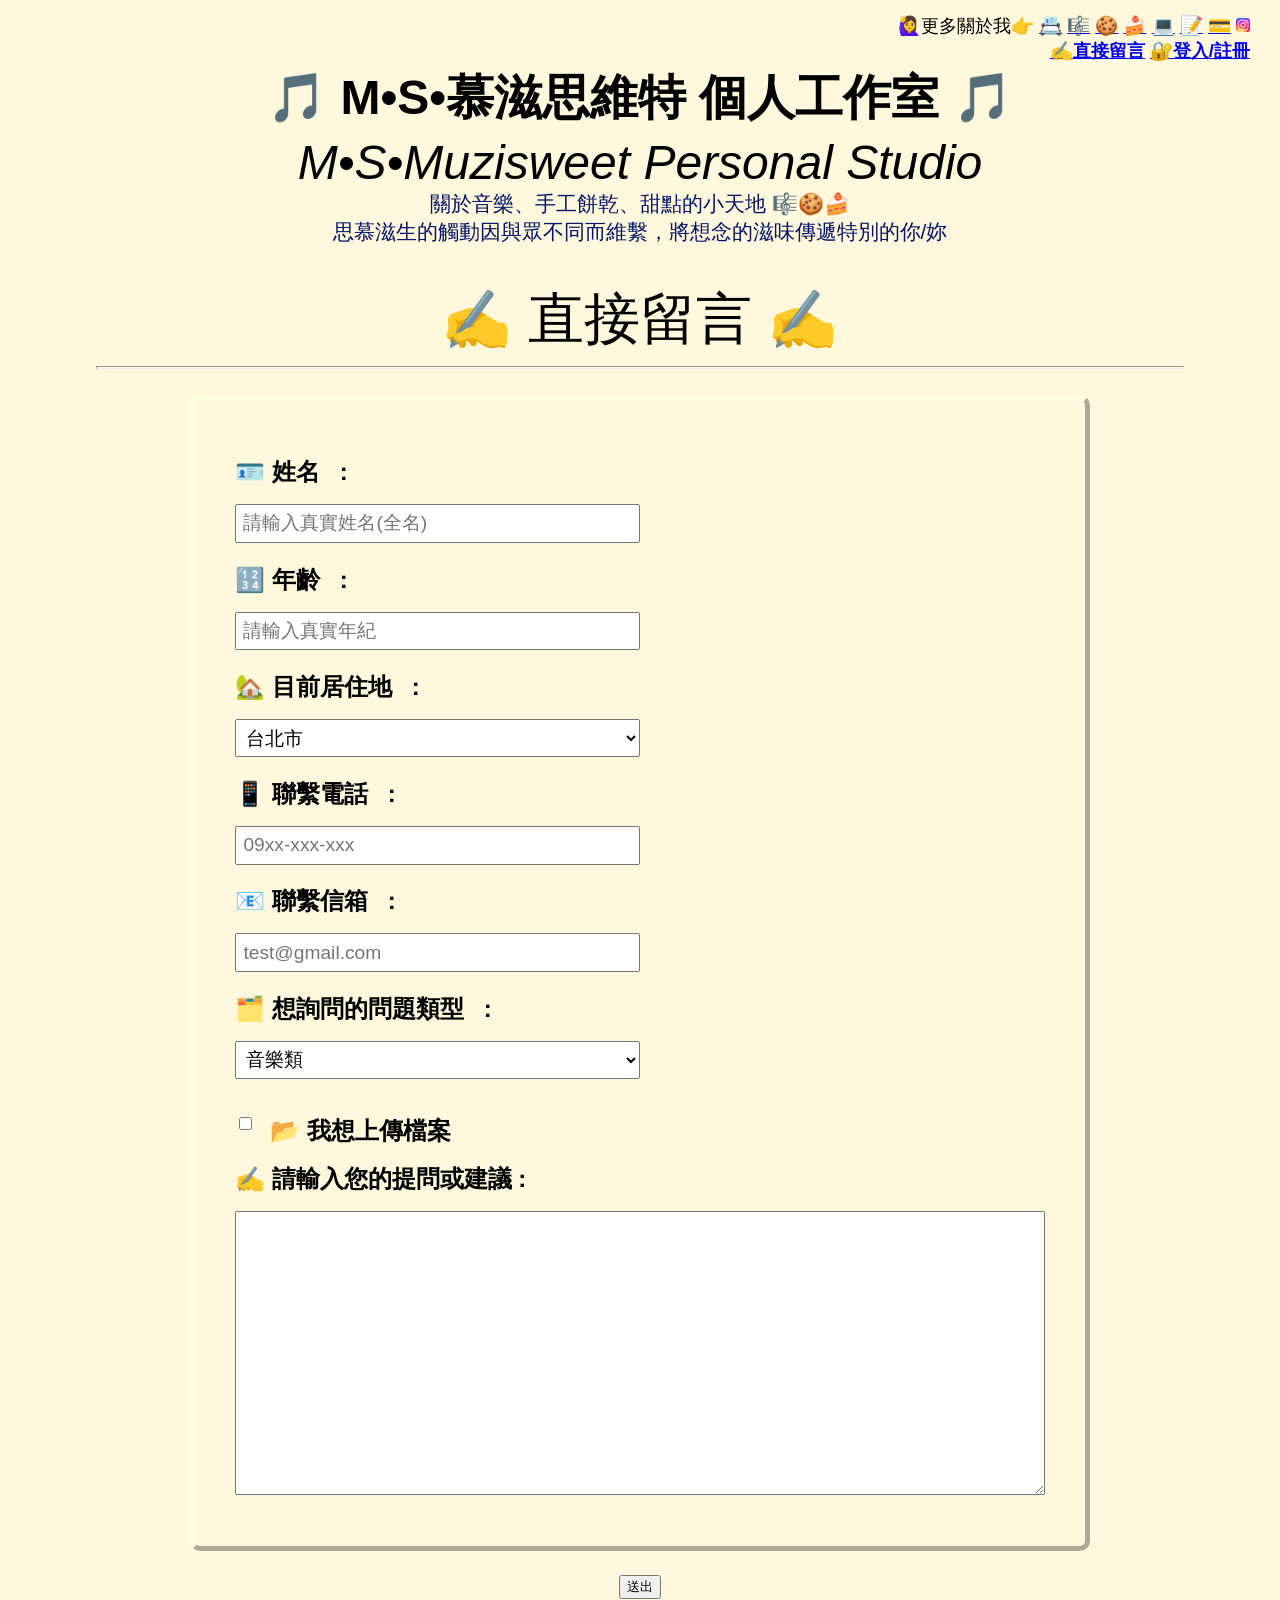
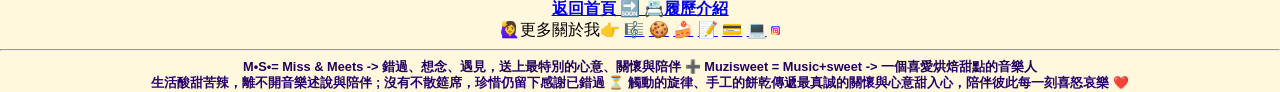
<file: message.html>
<!DOCTYPE html>
<html lang="zh-Hant">

<head>
    <meta charset="UTF-8">
    <meta name="viewport" content="width=device-width, initial-scale=1.0">
    <meta name="description" content="Hi!歡迎來到 🎵 M•S•慕滋思維特 個人工作室🎵 ，這是記錄一個音樂老師在音樂教育、烘焙與程式的相關歷程及介紹，並為斜槓創業準備的一個歷程 ❤️">
    <meta name="keywords" content="音樂,長笛,鋼琴,樂理,烘焙,手工餅乾,蛋糕,甜點,程式語言,網頁設計">
    <title>✍️ 直接留言 ✍️</title>
    <link rel="stylesheet" href="css/style.css">
    <style>
        .main-title em {
            display: block;
            margin-top: 5px;
        }

        .form-text {
            text-align: left;
            font-size: 1.5rem;

            width: 100%;
            max-width: 900px;
            /* 控制最大寬度 */
            margin: 0 auto;
            /* 自動置中 */
            padding: 40px 40px;
            /* 不要用超大左右 padding */
            border: 5px outset lightyellow;
            border-radius: 10px;
            box-sizing: border-box;
            /* ⭐ 很重要 */
        }

        /* .form-text {
            text-align: left;
            margin-left: 20rem;
            font-size: 1.8rem;
            margin: 0px 300px;
            padding: 30px 180px;
            border: 5px outset lightyellow;
            border-radius: 10px;
            max-width: 100%;

        } */

        .form-text input[type="text"],
        .form-text input[type="number"],
        .form-text input[type="email"],
        .form-text input[type="tel"],
        .form-text select {
            font-size: 1.2rem;
            padding: 0.4rem;
            margin-top: 1rem;
            margin-bottom: 0.3rem;
            width: 50%;
            max-width: 50%;
            box-sizing: border-box;
        }

        .form-text textarea {
            font-size: 1.2rem;
            padding: 0.4rem;
            margin-top: 1rem;
            margin-bottom: 0.3rem;
            width: 100%;
            max-width: 100%;
        }

        .file-label input[type="checkbox"] {
            width: auto;
            margin: 0;
        }

        /* .form-text input,
        .form-text select,
        .form-text textarea,
        .form-text button {
            font-size: 1.3rem;
            padding: 0.5rem;
            margin-top: 0.5rem;
            margin-bottom: 1.2rem;
            width: 100%;
            max-width: 100%;
        } */

        textarea {
            width: 100%;
            line-height: 1.4;
            box-sizing: border-box;
        }

        /* textarea {
            line-height: 1;
        } */

        /* 上傳資料區 */
        .file-upload {
            display: flex;
            align-items: center;
            gap: 15px;
            flex-wrap: wrap;
            /* 手機窄時換行 */
            margin-top: 1rem;
        }

        .file-label {
            display: flex;
            align-items: center;
            gap: 8px;
            flex-wrap: wrap;
            /* 手機才不會爆掉 */
            /* margin-bottom: 0.5rem; */
        }

        input[type="file"] {
            font-size: 0.9rem;
        }

        .form-text label {
            display: block;
            margin-top: 1rem;
            font-weight: bold;
        }

        /* .file-input {
            width: 100%;
            max-width: 100%;
            box-sizing: border-box;
        } */

        button {
            cursor: pointer;
        }

        form button {
            margin-top: 1.5rem;
        }

        @media screen and (max-width: 768px) {
            .form-text {
                /* margin-left: 1rem !important;
                font-size: 1.5rem !important; */
                padding: 20px;
                font-size: 1.2rem;
            }

            .form-text input,
            .form-text select,
            .form-text textarea {
                width: 100%;
                /* 手機螢幕時自動撐滿 */
                max-width: 100%;
            }

            .form-text button {
                font-size: 1rem !important;
            }

            textarea {
                width: 100% !important;
            }
        }
    </style>
</head>

<body>
    <div style="text-align: right;">
        <div class="mark-link">🙋‍♀️更多關於我<b>👉
                <a href="index.html" title="Resume">📇</a>
                <a target="_blank" href="music.html" title="Music">🎼</a>
                <a target="_blank" href="cookie.html" title="Cookie">🍪</a>
                <a target="_blank" href="cake.html" title="Cake">🍰</a>
                <a target="_blank" href="https://github.com/shuanshuankao/web.git" title="Github">💻</a>
                <a target="_blank" href="portfolio.html" title="Portfolio">📝</a>
                <a target="_blank" href="certificate.html" title="Certificate">💳</a>
                <a target="_blank" href="https://www.instagram.com/m.s.muzisweet?igsh=dWFnb2ExOXYybWht&utm_source=qr"
                    title="IG">
                    <img style="width:14px;" src="images/IG.jpg" alt=""></a><br>
                <a href="message.html" title="Message">✍️<u>直接留言</u></a>
                <a href="https://github.com/shuanshuankao/weblist-project"
                    title="Log in and register">🔐<u>登入/註冊</u></a></b>
        </div>
    </div>

    <div class="main-title"><b>🎵 M•S•慕滋思維特 個人工作室 🎵</b><br>
        <em>M•S•Muzisweet Personal Studio<br></b></em>
    </div>

    <div class="vice-title">關於音樂、手工餅乾、甜點的小天地 🎼🍪🍰<br>
        思慕滋生的觸動因與眾不同而維繫，將想念的滋味傳遞特別的你/妳</div>
    <br>
    <br>

    <div class="section-heading">
        ✍️ 直接留言 ✍️<br>
    </div>
    <hr width="85%" size="5">
    <br>

    <div style="text-align: center;">
        <form action="submit.php" method="post" enctype="multipart/form-data">
            <div class="form-text">
                <label for="name">🪪&nbsp;姓名&nbsp;&nbsp;&nbsp;:&nbsp;</label>
                <input type="text" name="name" id="name" placeholder="請輸入真實姓名(全名)" required>

                <label for="age">🔢&nbsp;年齡&nbsp;&nbsp;&nbsp;:&nbsp;</label>
                <input type="number" name="age" id="age" placeholder="請輸入真實年紀" step="0.1" required>

                <label for="county">🏡&nbsp;目前居住地&nbsp;&nbsp;&nbsp;:&nbsp;</label>
                <select name="county" id="county" required>
                    <option value="台北市">台北市</option>
                    <option value="新北市">新北市</option>
                    <option value="基隆市">基隆市</option>
                    <option value="其他縣市">其他縣市</option>
                </select>

                <label for="phone">📱&nbsp;聯繫電話&nbsp;&nbsp;&nbsp;:&nbsp;</label>
                <input type="tel" name="phone" id="phone" placeholder="09xx-xxx-xxx" pattern="09\d{2}-\d{3}-\d{3}">

                <label for="email">📧&nbsp;聯繫信箱&nbsp;&nbsp;&nbsp;:&nbsp;</label>
                <input type="email" name="email" id="email" placeholder="test@gmail.com" required>

                <label for="type">🗂️&nbsp;想詢問的問題類型&nbsp;&nbsp;&nbsp;:&nbsp;</label>
                <select name="type" id="type">
                    <option value="音樂類">音樂類</option>
                    <option value="餅乾類">餅乾類</option>
                    <option value="甜點蛋糕類">甜點蛋糕類</option>
                    <option value="設計類">設計類</option>
                    <option value="程式類">程式類</option>
                    <option value="其他類">其他類</option>
                </select>

                <div class="file-upload">
                    <input type="checkbox" id="hasFile" name="hasFile">
                    <label for="hasFile">📂 我想上傳檔案</label>
                    <!-- 檔案上傳欄位 -->
                    <input type="file" id="fileInput" name="fileInput" class="file-input" style="display:none;">
                </div>

                <label for="comment">✍️ 請輸入您的提問或建議 :</label>
                <textarea name="comment" id="comment" rows="10"></textarea>
            </div>

            <button type="submit">送出</button>
        </form>

        <a href="index.html" title="Resume"><b>返回首頁 🔜 📇<u>履歷介紹</u></b></a>
        <div>🙋‍♀️更多關於我<b>👉
                <a target="_blank" href="music.html" title="Music">🎼</a>
                <a target="_blank" href="cookie.html" title="Cookie">🍪</a>
                <a target="_blank" href="cake.html" title="Cake">🍰</a>
                <a target="_blank" href="portfolio.html" title="Portfolio">📝</a>
                <a target="_blank" href="certificate.html" title="Certificate">💳</a>
                <a target="_blank" href="https://github.com/shuanshuankao/web.git" title="Github">💻</a>
                <a target="_blank" href="https://www.instagram.com/m.s.muzisweet?igsh=dWFnb2ExOXYybWht&utm_source=qr"
                    title="IG">
                    <img width="0.7%" src="images/IG.jpg" alt=""></a>
        </div>

        <hr>
        <div class="directions-title"><b>
                M•S•= Miss & Meets -> 錯過、想念、遇見，送上最特別的心意、關懷與陪伴 ➕ Muzisweet = Music+sweet -> 一個喜愛烘焙甜點的音樂人</b><br></div>
        <div class="directions-d-title"><b>
                生活酸甜苦辣，離不開音樂述說與陪伴 ; 沒有不散筵席，珍惜仍留下感謝已錯過 ⏳ 觸動的旋律、手工的餅乾傳遞最真誠的關懷與心意甜入心，陪伴彼此每一刻喜怒哀樂 ❤️ </b><br></div>

        <script>
            document.getElementById('hasFile').addEventListener('change', function () {
                document.getElementById('fileInput').style.display = this.checked ? 'block' : 'none';
            });
        </script>

</body>



</html>
</file>
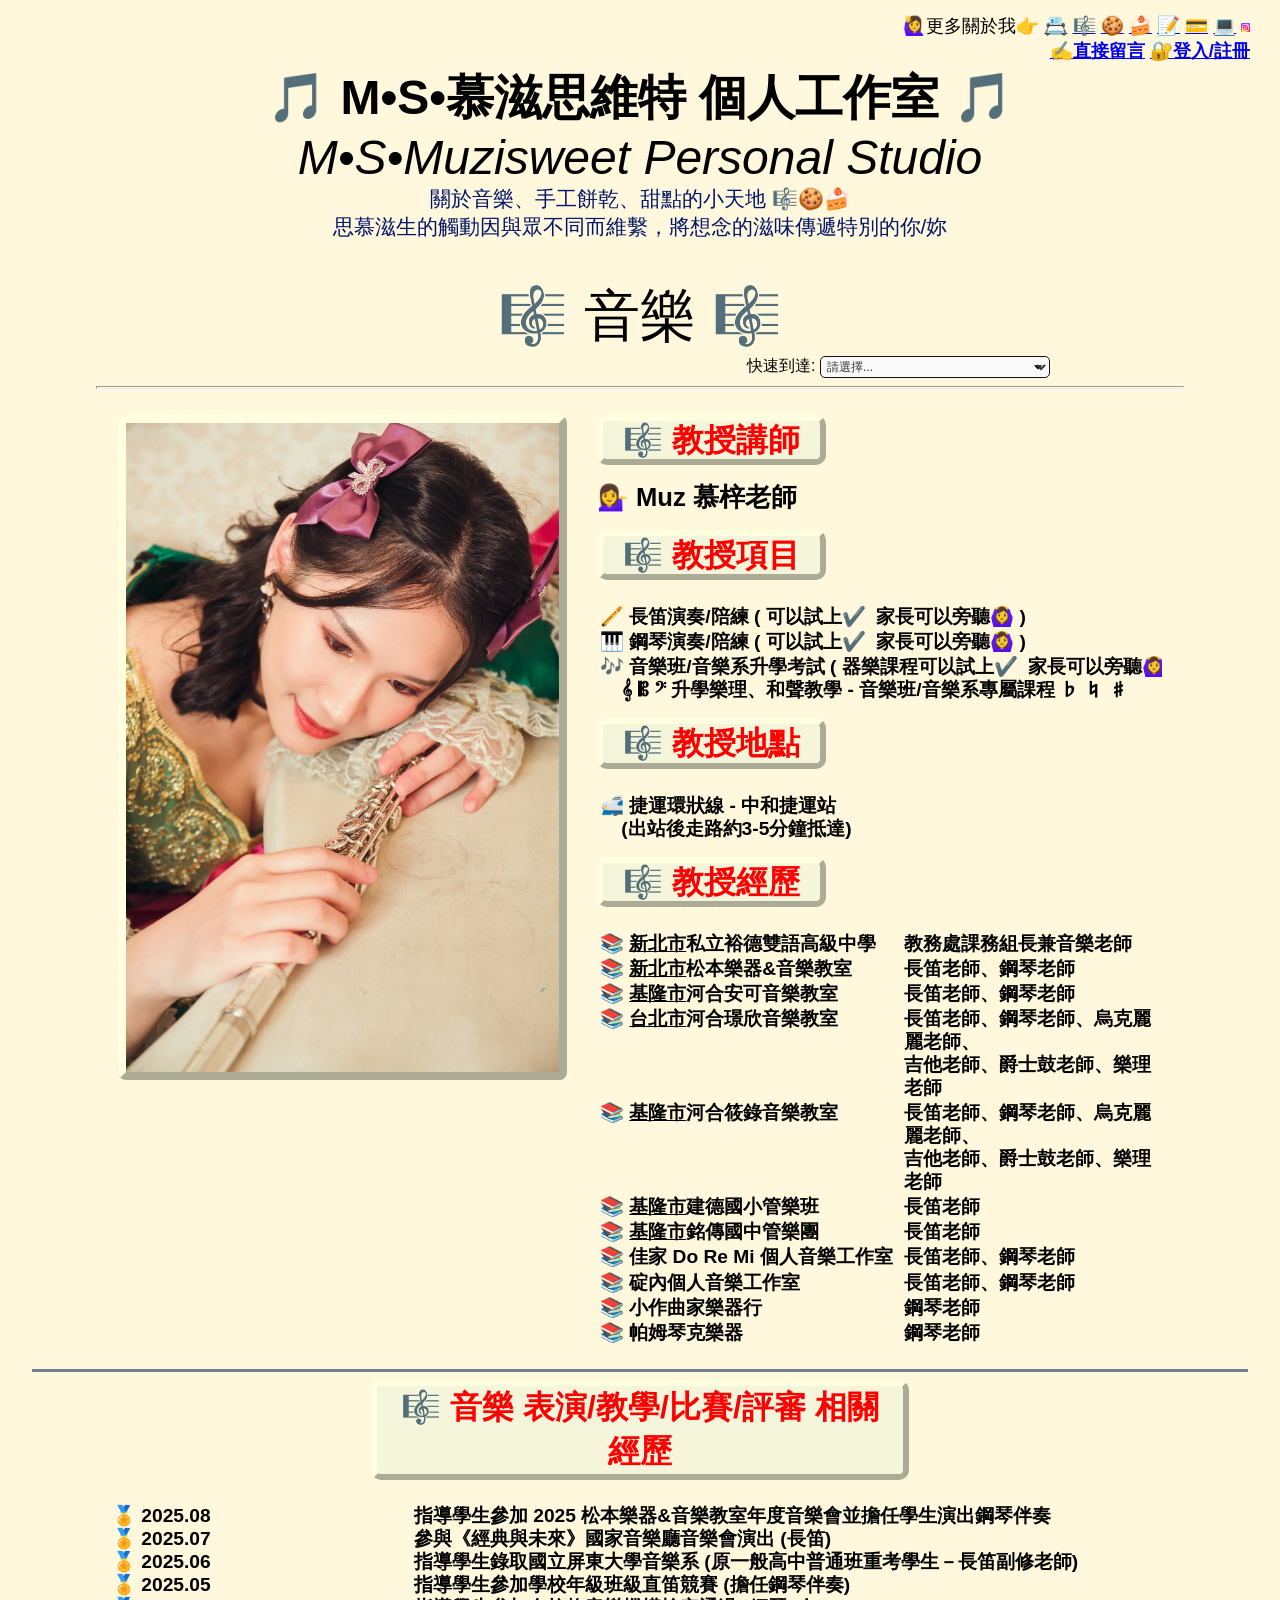
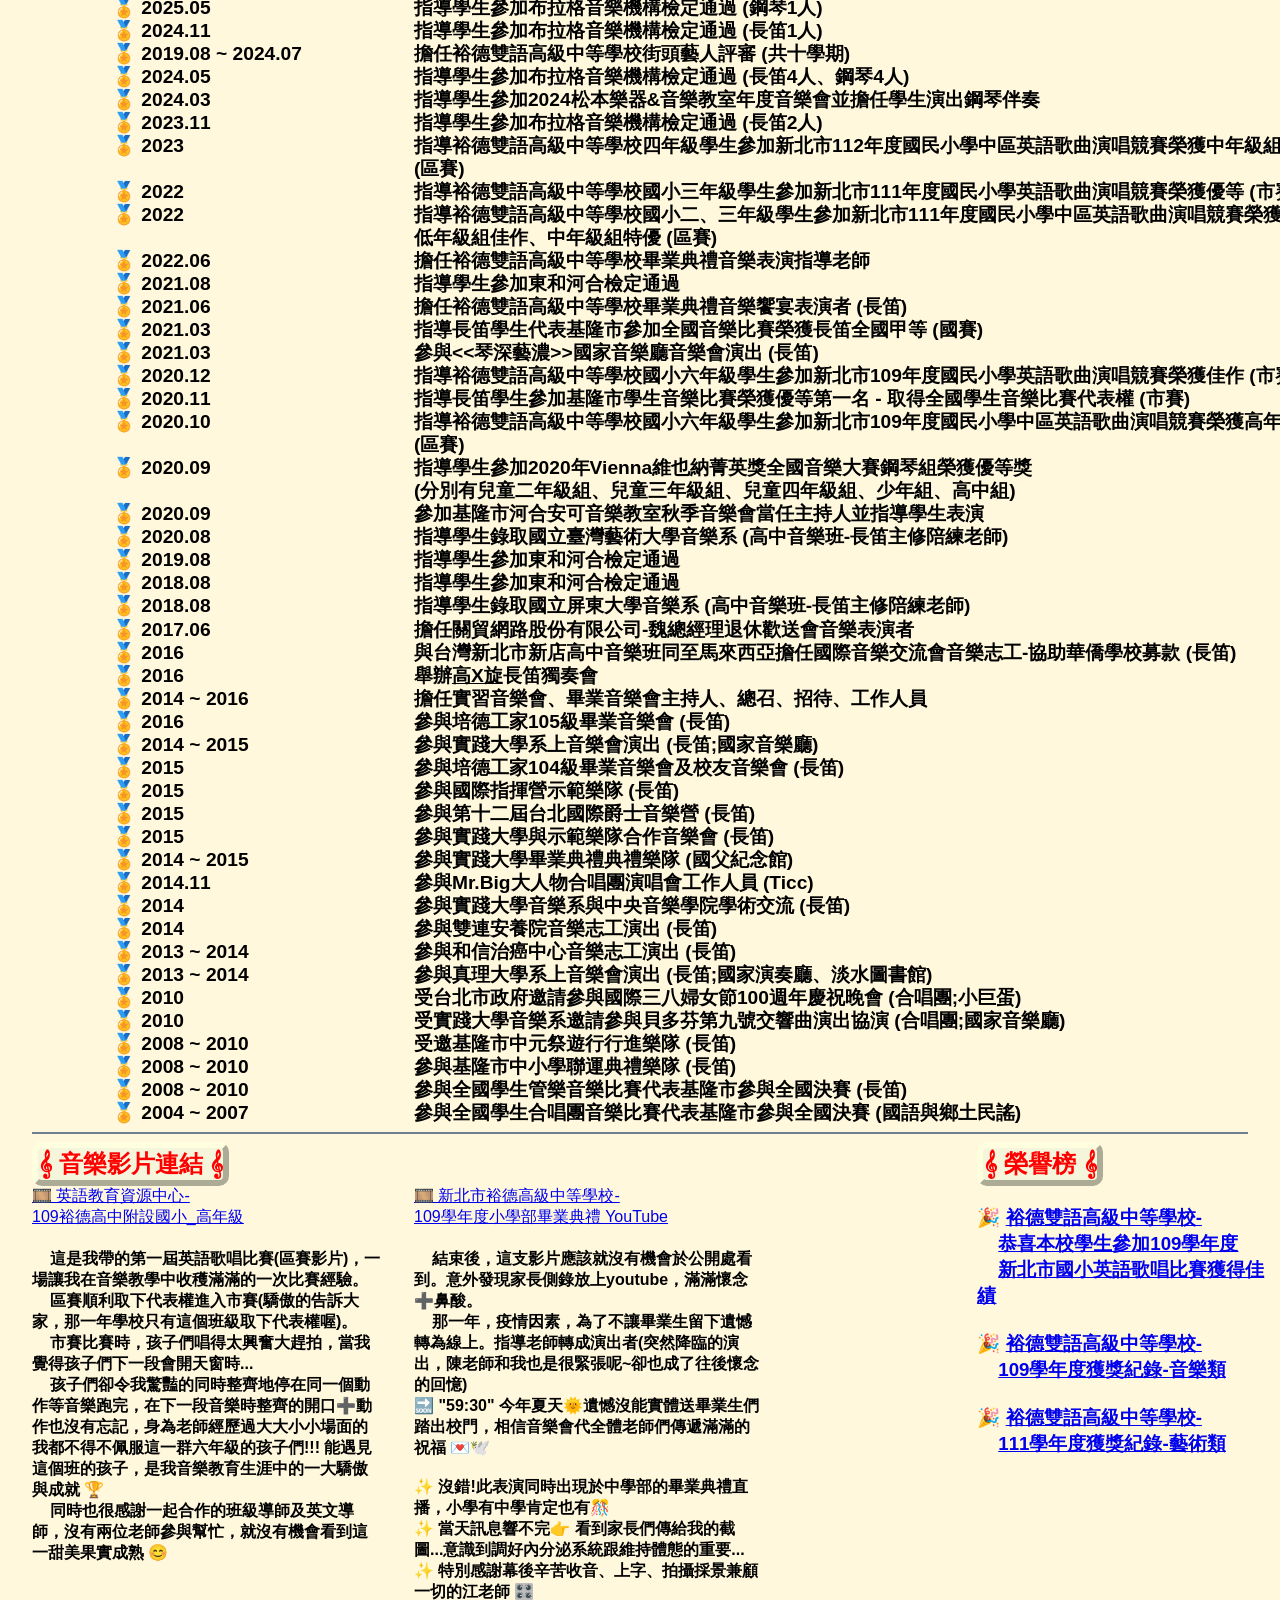
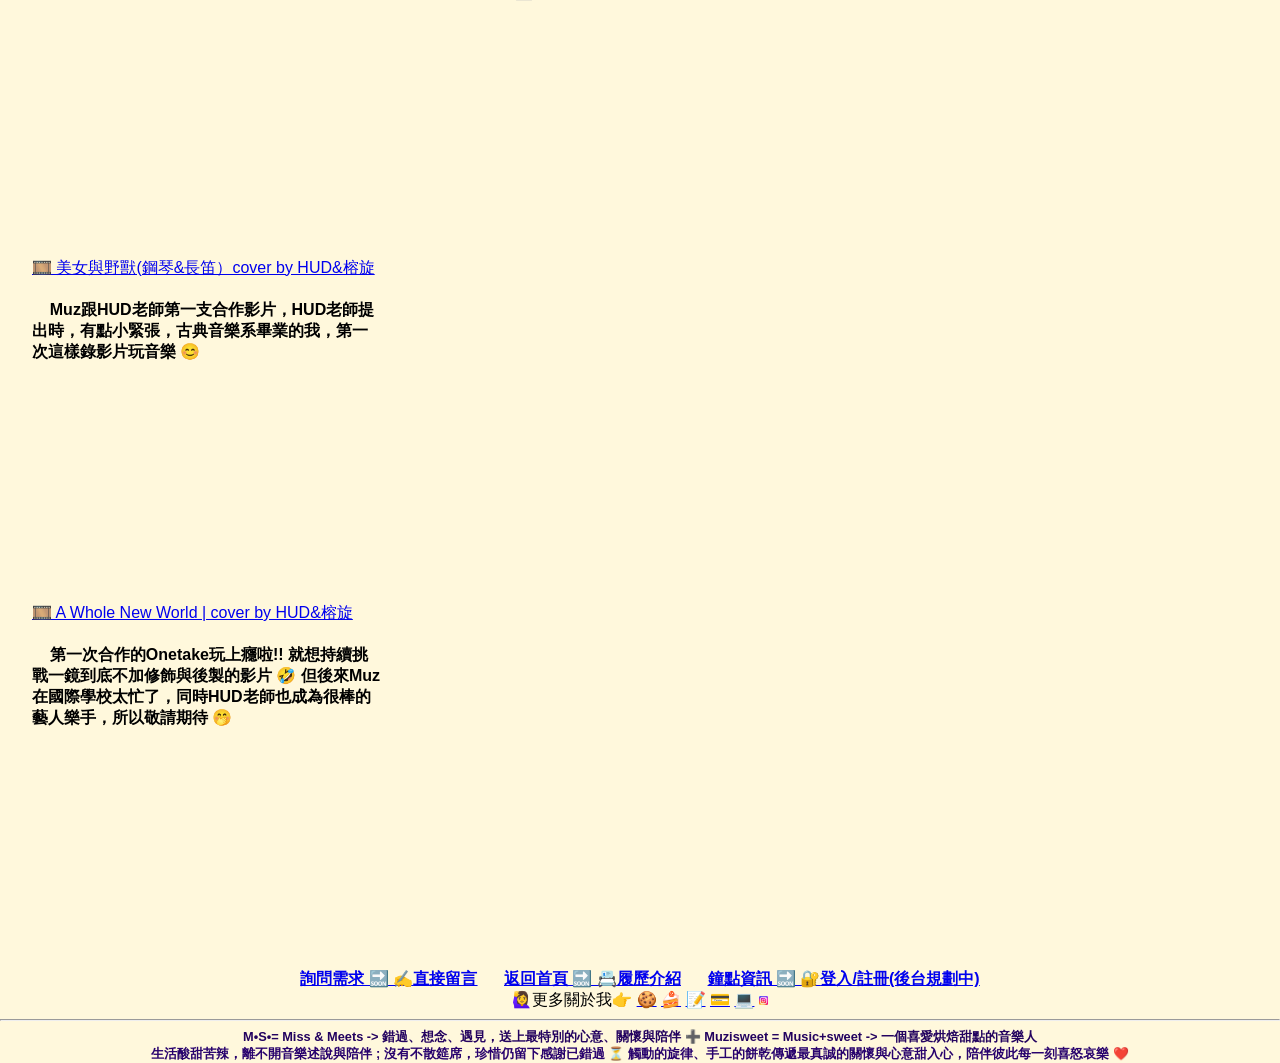
<file: music.html>
<!DOCTYPE html>
<html lang="zh-Hant">

<head>
    <meta charset="UTF-8">
    <meta name="viewport" content="width=device-width, initial-scale=1.0">
    <meta name="description" content="Hi!歡迎來到 🎵 M•S•慕滋思維特 個人工作室🎵 ，這是記錄一個音樂老師在音樂教育、烘焙與程式的相關歷程及介紹，並為斜槓創業準備的一個歷程 ❤️">
    <meta name="keywords" content="音樂,長笛,鋼琴,樂理,烘焙,手工餅乾,蛋糕,甜點,程式語言,網頁設計">
    <title>🎼 音樂 🎼</title>
    <link rel="stylesheet" href="css/style.css">
    <!-- 影響整個網頁css設計 -->
    <style>
        .title1 {
            text-align: center;
            color: red;
            background-color: beige;
            font-size: 1.5rem;
            display: inline-block;
            width: auto;
            max-width: 90%;
            padding: px 20px;
            border: 6px outset lightyellow;
            border-radius: 10px;
        }

        .center-title {
            margin: 0 auto;
            text-align: center;
            display: block;
        }

        /* 上半部照片用 */
        .container {
            max-width: 100%;
            margin: 0px 45px;
            padding: 0px 73px;
        }

        img {
            max-width: 100%;
            height: auto;
        }

        .image-text-row {
            display: flex;
            flex-wrap: wrap;
            align-items: flex-start;
            gap: 30px;
            margin: 0px auto;
        }

        .image-text-row img {
            flex: 1 1 50%;
            max-width: 43%;
            height: auto;
            border: 8px outset lightyellow;
            border-radius: 8px;
        }

        .image-text-row .text {
            flex: 1 1 50%;
            min-width: 50%;
            font-size: 0.8rem;
            /* 調小文字 */
            line-height: 1.2;
            /* 調整行距，避免太擠 */
        }

        /* 以下為影片區上方文字區 */
        .experience-table,
        .experience-table2 {
            width: 100%;
            border-collapse: collapse;
            margin-top: 1.5rem;
            font-size: inherit;
            display: block;
            overflow-x: auto;
        }

        .experience-table2 {
            font-size: 1rem;
            /* 跟教授區塊一致 */
            line-height: 1.2;
            /* 行距一致 */
            display: table;
            /* 確保表格本來樣式 */
            overflow: visible;
            /* 不要自動捲軸 */
            max-width: 100%;
            /* 不超過父容器 */
        }

        .experience-table td {
            vertical-align: top;
            padding: 1px 3px;
        }

        .experience-table td:first-child {
            width: 50%;
            font-weight: bold;
            white-space: nowrap;
        }

        .experience-table td:nth-child(2) {
            padding-left: 0.5rem;
        }

        .experience-table2 th:first-child,
        .experience-table2 td:first-child {
            width: 1%;
            white-space: nowrap;
            /* padding-right: 10px; 年份與描述距離縮短 */
        }

        /* 相關經歷整個文字區左邊寬度 */
        .experience-table2 td {
            padding: 0px 0px;
            vertical-align: top;
        }

        /* 相關經歷敘述 */
        /* .experience-table2 td:nth-child(2) {
            padding-left: 0rem;
            padding-right: 0.5rem;
        } */

        .experience-table2 td:nth-child(2),
        .experience-table2 td:nth-child(1) {
            font-size: 1.2rem;
            /* 跟教授區塊一樣 */
            line-height: 1.2;
            /* 行距一致 */
            font-weight: bold;
            /* 加粗文字 */
            word-break: keep-all;
            /* 中文不要拆開 */
            overflow-wrap: break-word;
            /* 需要換行時整個詞換行 */
            padding-left: 7rem;
        }

        /* 以下為下方影片及榮譽區 */
        .section-container {
            display: flex;
            justify-content: flex-start;
            align-items: flex-start;
            flex-wrap: wrap;
            margin-left: 2rem;
            text-align: left;
        }

        .video-section {
            flex: 25;
        }

        .honor-board {
            flex: 8;
            text-align: left;
        }

        .video-container {
            display: flex;
            gap: 2rem;
            flex-wrap: wrap;
        }

        .video-block {
            max-width: 350px;
        }

        .video-block iframe {
            width: 100%;
            max-width: 350px;
            aspect-ratio: 16 / 9;
            border-radius: 10px;
        }

        .indent {
            text-decoration: none;
        }
    </style>
</head>

<body>
    <div style="text-align: right;">
        <div class="mark-link">🙋‍♀️更多關於我<b>👉
                <a href="index.html" title="Resume">📇</a>
                <a target="_blank" href="music.html" title="Music">🎼</a>
                <a target="_blank" href="cookie.html" title="Cookie">🍪</a>
                <a target="_blank" href="cake.html" title="Cake">🍰</a>
                <a target="_blank" href="portfolio.html" title="Portfolio">📝</a>
                <a target="_blank" href="certificate.html" title="Certificate">💳</a>
                <a target="_blank" href="https://github.com/shuanshuankao/web.git" title="Github">💻</a>
                <a target="_blank" href="https://www.instagram.com/m.s.muzisweet?igsh=dWFnb2ExOXYybWht&utm_source=qr"
                    title="IG">
                    <img width="0.7%" src="images/IG.jpg" alt=""></a><br>
                <a href="message.html" title="Message">✍️<u>直接留言</u></a>
                <a href="https://github.com/shuanshuankao/weblist-project"
                    title="Log in and register">🔐<u>登入/註冊</u></a></b>
        </div>
    </div>

    <div class="main-title"><b>🎵 M•S•慕滋思維特 個人工作室 🎵</b><br>
        <em>M•S•Muzisweet Personal Studio<br></b></em>
    </div>

    <div class="vice-title">關於音樂、手工餅乾、甜點的小天地 🎼🍪🍰<br>
        思慕滋生的觸動因與眾不同而維繫，將想念的滋味傳遞特別的你/妳</div>
    <br>

    <div class="section-heading-all">
        <div class="section-heading">🎼 音樂 🎼</div>
        <div class="section-heading-select">
            <label for="type">
                <span class="small-text">快速到達:</span>
            </label>
            <select class="custom-select" name="type" onchange="location.href = this.value;" id="quick-jump">
                <option value="">請選擇...</option>
                <option value="#section-teacher"> 🎼 教授講師</option>
                <option value="#section-type"> 🎼 教授項目</option>
                <option value="#section-area"> 🎼 教授地點</option>
                <option value="#section-teach experience"> 🎼 教授經歷</option>
                <option value="#section-experience"> 🎼 音樂 表演/教學/比賽/評審 相關經歷</option>
                <option value="#section-video"> 𝄞 音樂影片連結 𝄞</option>
                <option value="#section-honor roll"> 𝄞 榮譽榜 𝄞</option>
            </select>
        </div>
    </div>
    <hr width="85%" size="5">
    <br>

    <div class="container">
        <div class="image-text-row">
            <img src="images/IMG_9263.JPG" alt="">
            <div class="text">
                <div id="section-teacher" class="title"><b>🎼 教授講師</b></div>
                <h1>💁‍♀️ Muz 慕梓老師</h1>

                <div id="section-type" class="title"><b>🎼 教授項目</b></div>
                <h2>
                    <table class="experience-table">
                        <tr>
                            <td>🪈 長笛演奏/陪練 (&nbsp;可以試上✔️&nbsp;&nbsp;家長可以旁聽🙆‍♀️&nbsp;)</td>
                        </tr>
                        <td> 🎹 鋼琴演奏/陪練 (&nbsp;可以試上✔️&nbsp;&nbsp;家長可以旁聽🙆‍♀️&nbsp;)</td>
                        </tr>
                        <td> 🎶 音樂班/音樂系升學考試 (&nbsp;器樂課程可以試上✔️&nbsp;&nbsp;家長可以旁聽🙆‍♀️&nbsp;) <br>
                            &nbsp;&nbsp;&nbsp;&nbsp;𝄞 𝄡 𝄢 升學樂理、和聲教學 - 音樂班/音樂系專屬課程 ♭ ♮ ♯</td>
                        </tr>
                    </table>
                </h2>

                <div id="section-area" class="title"><b>🎼 教授地點</b></div>
                <h2>
                    <table class="experience-table">
                        <tr>
                            <td>🚅 捷運環狀線 - 中和捷運站<br>
                                &nbsp;&nbsp;&nbsp;&nbsp;(出站後走路約3-5分鐘抵達)</td>
                        </tr>
                    </table>
                </h2>

                <div id="section-teach experience" class="title"><b>🎼 教授經歷</b></div>
                <h2>
                    <table class="experience-table">
                        <tr>
                            <td>📚 <u>新北市</u>私立裕德雙語高級中學</td>
                            <td>教務處課務組長兼音樂老師</td>
                        </tr>
                        <tr>
                            <td>📚 <u>新北市</u>松本樂器&音樂教室</td>
                            <td>長笛老師、鋼琴老師</td>
                        </tr>
                        <tr>
                            <td>📚 <u>基隆市</u>河合安可音樂教室</td>
                            <td>長笛老師、鋼琴老師</td>
                        </tr>
                        <tr>
                            <td>📚 <u>台北市</u>河合璟欣音樂教室</td>
                            <td>長笛老師、鋼琴老師、烏克麗麗老師、<br>
                                吉他老師、爵士鼓老師、樂理老師</td>
                        </tr>
                        <tr>
                            <td>📚 <u>基隆市</u>河合筱錄音樂教室</td>
                            <td>長笛老師、鋼琴老師、烏克麗麗老師、<br>
                                吉他老師、爵士鼓老師、樂理老師</td>
                        </tr>
                        <tr>
                            <td>📚 <u>基隆市</u>建德國小管樂班</td>
                            <td>長笛老師</td>
                        </tr>
                        <tr>
                            <td>📚 <u>基隆市</u>銘傳國中管樂團</td>
                            <td>長笛老師</td>
                        </tr>
                        <tr>
                            <td>📚 佳家 Do Re Mi 個人音樂工作室</td>
                            <td>長笛老師、鋼琴老師</td>
                        </tr>
                        <tr>
                            <td>📚 碇內個人音樂工作室</td>
                            <td>長笛老師、鋼琴老師</td>
                        </tr>
                        <tr>
                            <td>📚 小作曲家樂器行</td>
                            <td>鋼琴老師</td>
                        </tr>
                        <tr>
                            <td>📚 帕姆琴克樂器</td>
                            <td>鋼琴老師</td>
                        </tr>
                    </table>
                </h2>
            </div>
        </div>
    </div>

    <hr width="95%" size="5" color="SlateGray">


    <div id="section-experience" class="center-title title" style="width: 42%;"><b>🎼 音樂 表演/教學/比賽/評審 相關經歷</b></div>
    <div>
        <table class="experience-table2">

            <tr>
                <td>🏅 2025.08</td>
                <td>指導學生參加 2025 松本樂器&音樂教室年度音樂會並擔任學生演出鋼琴伴奏</td>
            </tr>
            <tr>
                <td>🏅 2025.07</td>
                <td>參與《經典與未來》國家音樂廳音樂會演出 (長笛)</td>
            </tr>
            <tr>
                <td>🏅 2025.06</td>
                <td>指導學生錄取國立屏東大學音樂系 (原一般高中普通班重考學生－長笛副修老師)</td>
            </tr>
            <tr>
                <td>🏅 2025.05</td>
                <td>指導學生參加學校年級班級直笛競賽 (擔任鋼琴伴奏)</td>
            </tr>
            <tr>
                <td>🏅 2025.05</td>
                <td>指導學生參加布拉格音樂機構檢定通過 (鋼琴1人)</td>
            </tr>
            <tr>
                <td>🏅 2024.11</td>
                <td>指導學生參加布拉格音樂機構檢定通過 (長笛1人)</td>
            </tr>
            <tr>
                <td>🏅 2019.08 ~ 2024.07</td>
                <td>擔任裕德雙語高級中等學校街頭藝人評審 (共十學期)</td>
            </tr>
            <tr>
                <td>🏅 2024.05</td>
                <td>指導學生參加布拉格音樂機構檢定通過 (長笛4人、鋼琴4人)</td>
            </tr>
            <tr>
                <td>🏅 2024.03</td>
                <td>指導學生參加2024松本樂器&音樂教室年度音樂會並擔任學生演出鋼琴伴奏</td>
            </tr>
            <tr>
                <td>🏅 2023.11</td>
                <td>指導學生參加布拉格音樂機構檢定通過 (長笛2人)</td>
            </tr>
            <tr>
                <td>🏅 2023</td>
                <td>指導裕德雙語高級中等學校四年級學生參加新北市112年度國民小學中區英語歌曲演唱競賽榮獲中年級組佳作 (區賽)</td>
            </tr>
            <tr>
                <td>🏅 2022</td>
                <td>指導裕德雙語高級中等學校國小三年級學生參加新北市111年度國民小學英語歌曲演唱競賽榮獲優等 (市賽)</td>
            </tr>
            <tr>
                <td>🏅 2022</td>
                <td>指導裕德雙語高級中等學校國小二、三年級學生參加新北市111年度國民小學中區英語歌曲演唱競賽榮獲 ---
                    <br>低年級組佳作、中年級組特優 (區賽)
                </td>
            </tr>
            <tr>
                <td>🏅 2022.06</td>
                <td>擔任裕德雙語高級中等學校畢業典禮音樂表演指導老師</td>
            </tr>
            <tr>
                <td>🏅 2021.08</td>
                <td>指導學生參加東和河合檢定通過</td>
            </tr>
            <tr>
                <td>🏅 2021.06</td>
                <td>擔任裕德雙語高級中等學校畢業典禮音樂饗宴表演者 (長笛)</td>
            </tr>
            <tr>
                <td>🏅 2021.03</td>
                <td>指導長笛學生代表基隆市參加全國音樂比賽榮獲長笛全國甲等 (國賽)</td>
            </tr>
            <tr>
                <td>🏅 2021.03</td>
                <td>參與<<琴深藝濃>>國家音樂廳音樂會演出 (長笛)</td>
            </tr>
            <tr>
                <td>🏅 2020.12</td>
                <td>指導裕德雙語高級中等學校國小六年級學生參加新北市109年度國民小學英語歌曲演唱競賽榮獲佳作 (市賽)</td>
            </tr>
            <tr>
                <td>🏅 2020.11</td>
                <td>指導長笛學生參加基隆市學生音樂比賽榮獲優等第一名 - 取得全國學生音樂比賽代表權 (市賽)</td>
            </tr>
            <tr>
                <td>🏅 2020.10</td>
                <td>指導裕德雙語高級中等學校國小六年級學生參加新北市109年度國民小學中區英語歌曲演唱競賽榮獲高年級組特優 (區賽)</td>
            </tr>
            <tr>
                <td>🏅 2020.09</td>
                <td>指導學生參加2020年Vienna維也納菁英獎全國音樂大賽鋼琴組榮獲優等獎 <br>
                    (分別有兒童二年級組、兒童三年級組、兒童四年級組、少年組、高中組)</td>
            </tr>
            <tr>
                <td>🏅 2020.09</td>
                <td>參加基隆市河合安可音樂教室秋季音樂會當任主持人並指導學生表演</td>
            </tr>
            <tr>
                <td>🏅 2020.08</td>
                <td>指導學生錄取國立臺灣藝術大學音樂系 (高中音樂班-長笛主修陪練老師)</td>
            </tr>
            <tr>
                <td>🏅 2019.08</td>
                <td>指導學生參加東和河合檢定通過</td>
            </tr>
            <tr>
                <td>🏅 2018.08</td>
                <td>指導學生參加東和河合檢定通過</td>
            </tr>
            <tr>
                <td>🏅 2018.08</td>
                <td>指導學生錄取國立屏東大學音樂系 (高中音樂班-長笛主修陪練老師)</td>
            </tr>
            <tr>
                <td>🏅 2017.06</td>
                <td>擔任關貿網路股份有限公司-魏總經理退休歡送會音樂表演者</td>
            </tr>
            <tr>
                <td>🏅 2016</td>
                <td>與台灣新北市新店高中音樂班同至馬來西亞擔任國際音樂交流會音樂志工-協助華僑學校募款 (長笛)</td>
            </tr>
            <tr>
                <td>🏅 2016</td>
                <td>舉辦<u>高X旋</u>長笛獨奏會</td>
            </tr>
            <tr>
                <td>🏅 2014 ~ 2016</td>
                <td>擔任實習音樂會、畢業音樂會主持人、總召、招待、工作人員</td>
            </tr>
            <tr>
                <td>🏅 2016</td>
                <td>參與培德工家105級畢業音樂會 (長笛)</td>
            </tr>
            <tr>
                <td>🏅 2014 ~ 2015</td>
                <td>參與實踐大學系上音樂會演出 (長笛;國家音樂廳)</td>
            </tr>
            <tr>
                <td>🏅 2015</td>
                <td>參與培德工家104級畢業音樂會及校友音樂會 (長笛)</td>
            </tr>
            <tr>
                <td>🏅 2015</td>
                <td>參與國際指揮營示範樂隊 (長笛)</td>
            </tr>
            <tr>
                <td>🏅 2015</td>
                <td>參與第十二屆台北國際爵士音樂營 (長笛)</td>
            </tr>
            <tr>
                <td>🏅 2015</td>
                <td>參與實踐大學與示範樂隊合作音樂會 (長笛)</td>
            </tr>
            <tr>
                <td>🏅 2014 ~ 2015</td>
                <td>參與實踐大學畢業典禮典禮樂隊 (國父紀念館)</td>
            </tr>
            <tr>
                <td>🏅 2014.11</td>
                <td>參與Mr.Big大人物合唱團演唱會工作人員 (Ticc)</td>
            </tr>
            <tr>
                <td>🏅 2014</td>
                <td>參與實踐大學音樂系與中央音樂學院學術交流 (長笛)</td>
            </tr>
            <tr>
                <td>🏅 2014</td>
                <td>參與雙連安養院音樂志工演出 (長笛)</td>
            </tr>
            <tr>
                <td>🏅 2013 ~ 2014</td>
                <td>參與和信治癌中心音樂志工演出 (長笛)</td>
            </tr>
            <tr>
                <td>🏅 2013 ~ 2014</td>
                <td>參與真理大學系上音樂會演出 (長笛;國家演奏廳、淡水圖書館)</td>
            </tr>
            <tr>
                <td>🏅 2010</td>
                <td>受台北市政府邀請參與國際三八婦女節100週年慶祝晚會 (合唱團;小巨蛋)</td>
            </tr>
            <tr>
                <td>🏅 2010</td>
                <td>受實踐大學音樂系邀請參與貝多芬第九號交響曲演出協演 (合唱團;國家音樂廳)</td>
            </tr>
            <tr>
                <td>🏅 2008 ~ 2010</td>
                <td>受邀基隆市中元祭遊行行進樂隊 (長笛)</td>
            </tr>
            <tr>
                <td>🏅 2008 ~ 2010</td>
                <td>參與基隆市中小學聯運典禮樂隊 (長笛)</td>
            </tr>
            <tr>
                <td>🏅 2008 ~ 2010</td>
                <td>參與全國學生管樂音樂比賽代表基隆市參與全國決賽 (長笛)</td>
            </tr>
            <tr>
                <td>🏅 2004 ~ 2007</td>
                <td>參與全國學生合唱團音樂比賽代表基隆市參與全國決賽 (國語與鄉土民謠)</td>
            </tr>
        </table>
    </div>


    <hr width="95%" size="3" color="SlateGray">


    <div class="section-container">
        <div class="video-section">
            <div id="section-video" class="title1"><b>𝄞 音樂影片連結 𝄞</b></div>
            <div class="video-container">
                <div class="video-block">
                    <a target="_blank" href="https://www.youtube.com/watch?v=YDzEEHW5vCk">
                        🎞️ 英語教育資源中心-<br>
                        <u>109裕德高中附設國小_高年級</u>
                    </a>
                    <h4>
                        &nbsp;&nbsp;&nbsp;&nbsp;這是我帶的第一屆英語歌唱比賽(區賽影片)，一場讓我在音樂教學中收穫滿滿的一次比賽經驗。<br>
                        &nbsp;&nbsp;&nbsp;&nbsp;區賽順利取下代表權進入市賽(驕傲的告訴大家，那一年學校只有這個班級取下代表權喔)。<br>
                        &nbsp;&nbsp;&nbsp;&nbsp;市賽比賽時，孩子們唱得太興奮大趕拍，當我覺得孩子們下一段會開天窗時...<br>
                        &nbsp;&nbsp;&nbsp;&nbsp;孩子們卻令我驚豔的同時整齊地停在同一個動作等音樂跑完，在下一段音樂時整齊的開口➕動作也沒有忘記，身為老師經歷過大大小小場面的我都不得不佩服這一群六年級的孩子們!!!
                        能遇見這個班的孩子，是我音樂教育生涯中的一大驕傲與成就 🏆<br>
                        &nbsp;&nbsp;&nbsp;&nbsp;同時也很感謝一起合作的班級導師及英文導師，沒有兩位老師參與幫忙，就沒有機會看到這一甜美果實成熟 😊
                    </h4>
                    <iframe src="https://www.youtube.com/embed/YDzEEHW5vCk" title="109裕德高中附設國小_高年級" frameborder="0"
                        allow="accelerometer; autoplay; clipboard-write; encrypted-media; gyroscope; picture-in-picture; web-share"
                        referrerpolicy="strict-origin-when-cross-origin" allowfullscreen></iframe>
                </div>

                <div class="video-block">
                    <a target="_blank" href="https://www.youtube.com/watch?v=kRUBkA0_DYE">
                        🎞️ 新北市裕德高級中等學校-<br>
                        109學年度小學部畢業典禮 YouTube
                    </a><br>

                    <h4>
                        &nbsp;&nbsp;&nbsp;&nbsp;結束後，這支影片應該就沒有機會於公開處看到。意外發現家長側錄放上youtube，滿滿懷念➕鼻酸。<br>
                        &nbsp;&nbsp;&nbsp;&nbsp;那一年，疫情因素，為了不讓畢業生留下遺憾轉為線上。指導老師轉成演出者(突然降臨的演出，陳老師和我也是很緊張呢~卻也成了往後懷念的回憶)<br>
                        🔜 "59:30" 今年夏天🌞遺憾沒能實體送畢業生們踏出校門，相信音樂會代全體老師們傳遞滿滿的祝福 💌🕊️<br>
                        <br>
                        ✨ 沒錯!此表演同時出現於中學部的畢業典禮直播，小學有中學肯定也有🎊<br>
                        ✨ 當天訊息響不完👉 看到家長們傳給我的截圖...意識到調好內分泌系統跟維持體態的重要... <br>
                        ✨ 特別感謝幕後辛苦收音、上字、拍攝採景兼顧一切的江老師 🎛️
                    </h4>
                    <iframe src="https://www.youtube.com/embed/kRUBkA0_DYE" title="新北市裕德高級中等學校109學年度小學部畢業典禮   YouTube"
                        frameborder="0"
                        allow="accelerometer; autoplay; clipboard-write; encrypted-media; gyroscope; picture-in-picture; web-share"
                        referrerpolicy="strict-origin-when-cross-origin" allowfullscreen></iframe>
                </div>

                <div class="video-block">
                    <a target="_blank" href="https://www.youtube.com/watch?v=F5rQlydQk4M">
                        🎞️ 美女與野獸(鋼琴&長笛）cover by HUD&榕旋
                    </a>
                    <h4>&nbsp;&nbsp;&nbsp;&nbsp;Muz跟HUD老師第一支合作影片，HUD老師提出時，有點小緊張，古典音樂系畢業的我，第一次這樣錄影片玩音樂 😊</h4>
                    <iframe src="https://www.youtube.com/embed/F5rQlydQk4M" title="美女與野獸(鋼琴&amp;長笛）cover by HUD&amp;榕旋"
                        frameborder="0"
                        allow="accelerometer; autoplay; clipboard-write; encrypted-media; gyroscope; picture-in-picture; web-share"
                        referrerpolicy="strict-origin-when-cross-origin" allowfullscreen></iframe>
                    <br>
                    <br>

                    <a target="_blank" href="https://youtu.be/NrxqtNiVAt4">
                        🎞️ A Whole New World | cover by HUD&榕旋
                    </a>
                    <h4>&nbsp;&nbsp;&nbsp;&nbsp;第一次合作的Onetake玩上癮啦!! 就想持續挑戰一鏡到底不加修飾與後製的影片 🤣
                        但後來Muz在國際學校太忙了，同時HUD老師也成為很棒的藝人樂手，所以敬請期待 🤭</h4>
                    <iframe src="https://www.youtube.com/embed/NrxqtNiVAt4"
                        title="A Whole New World | cover by HUD&amp;榕旋" frameborder="0"
                        allow="accelerometer; autoplay; clipboard-write; encrypted-media; gyroscope; picture-in-picture; web-share"
                        referrerpolicy="strict-origin-when-cross-origin" allowfullscreen></iframe>
                </div>
            </div>
        </div>

        <div class="honor-board">
            <div id="section-honor roll" class="title1"><b>𝄞 榮譽榜 𝄞</b></div>
            <h3>
                <p>
                    <span>🎉</span>
                    <a target="_blank" href="http://www.yuteh.ntpc.edu.tw/p/16-1000-367.php?Lang=zh-tw">
                        裕德雙語高級中等學校-
                    </a><br>
                    <span class="indent">&nbsp;&nbsp;&nbsp;</span>
                    <a target="_blank" href="http://www.yuteh.ntpc.edu.tw/p/16-1000-367.php?Lang=zh-tw">
                        恭喜本校學生參加109學年度
                    </a><br>
                    <span class="indent">&nbsp;&nbsp;&nbsp;</span>
                    <a target="_blank" href="http://www.yuteh.ntpc.edu.tw/p/16-1000-367.php?Lang=zh-tw">
                        新北市國小英語歌唱比賽獲得佳績
                    </a><br>
                    <br>

                    <span>🎉</span>
                    <a target="_blank" href="http://www.yuteh.ntpc.edu.tw/p/404-1000-344.php?Lang=zh-tw">
                        裕德雙語高級中等學校-
                    </a><br>
                    <span class="indent">&nbsp;&nbsp;&nbsp;</span>
                    <a target="_blank" href="http://www.yuteh.ntpc.edu.tw/p/404-1000-344.php?Lang=zh-tw">
                        109學年度獲獎紀錄-音樂類
                    </a><br>
                    <br>

                    <span>🎉</span>
                    <a target="_blank" href="http://www.yuteh.ntpc.edu.tw/p/404-1000-635.php?Lang=zh-tw">
                        裕德雙語高級中等學校-
                    </a><br>
                    <span class="indent">&nbsp;&nbsp;&nbsp;</span>
                    <a target="_blank" href="http://www.yuteh.ntpc.edu.tw/p/404-1000-635.php?Lang=zh-tw">
                        111學年度獲獎紀錄-藝術類
                    </a><br>
                </p>
            </h3>
        </div>
    </div>

    <br>

    <div style="text-align: center;">
        <a href="message.html" title="Message"><b>詢問需求 🔜 ✍️<u>直接留言</u></a></b> &nbsp&nbsp&nbsp&nbsp
        <a href="index.html" title="Resume"><b>返回首頁 🔜 📇<u>履歷介紹</u></a></b> &nbsp&nbsp&nbsp&nbsp
        <a href="https://github.com/shuanshuankao/weblist-project" title="Log in and register"><b>鐘點資訊 🔜
                🔐<u>登入/註冊(後台規劃中)</u></a></b>
        <div>🙋‍♀️更多關於我<b>👉
                <a target="_blank" href="cookie.html" title="Cookie">🍪</a>
                <a target="_blank" href="cake.html" title="Cake">🍰</a>
                <a target="_blank" href="portfolio.html" title="Portfolio">📝</a>
                <a target="_blank" href="certificate.html" title="Certificate">💳</a>
                <a target="_blank" href="https://github.com/shuanshuankao/web.git" title="Github">💻</a>
                <a target="_blank" href="https://www.instagram.com/m.s.muzisweet?igsh=dWFnb2ExOXYybWht&utm_source=qr"
                    title="IG">
                    <img width="0.7%" src="images/IG.jpg" alt=""></a>
        </div>
    </div>

    <hr>

    <div class="directions-title"><b>
            M•S•= Miss & Meets -> 錯過、想念、遇見，送上最特別的心意、關懷與陪伴 ➕ Muzisweet = Music+sweet -> 一個喜愛烘焙甜點的音樂人</b><br></div>
    <div class="directions-d-title"><b>
            生活酸甜苦辣，離不開音樂述說與陪伴 ; 沒有不散筵席，珍惜仍留下感謝已錯過 ⏳ 觸動的旋律、手工的餅乾傳遞最真誠的關懷與心意甜入心，陪伴彼此每一刻喜怒哀樂 ❤️ </b><br></div>
</body>

</html>
</file>
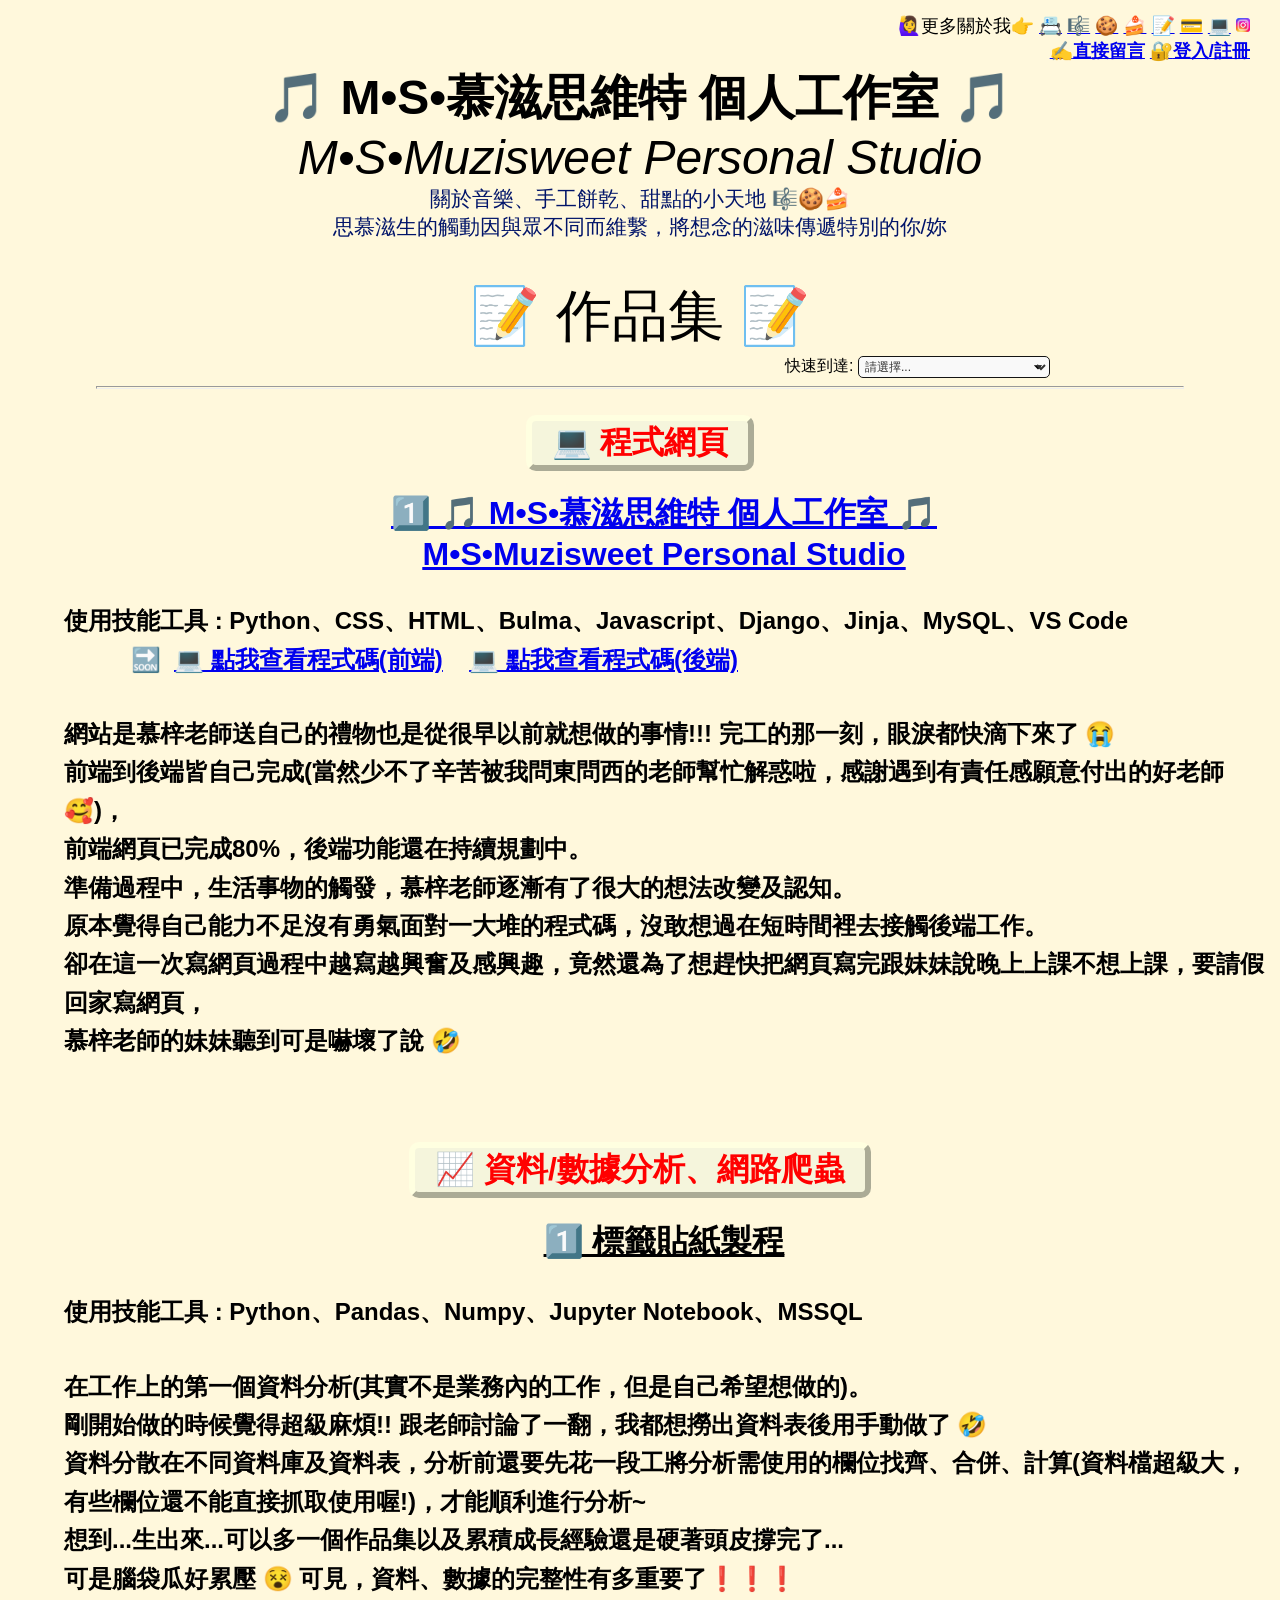
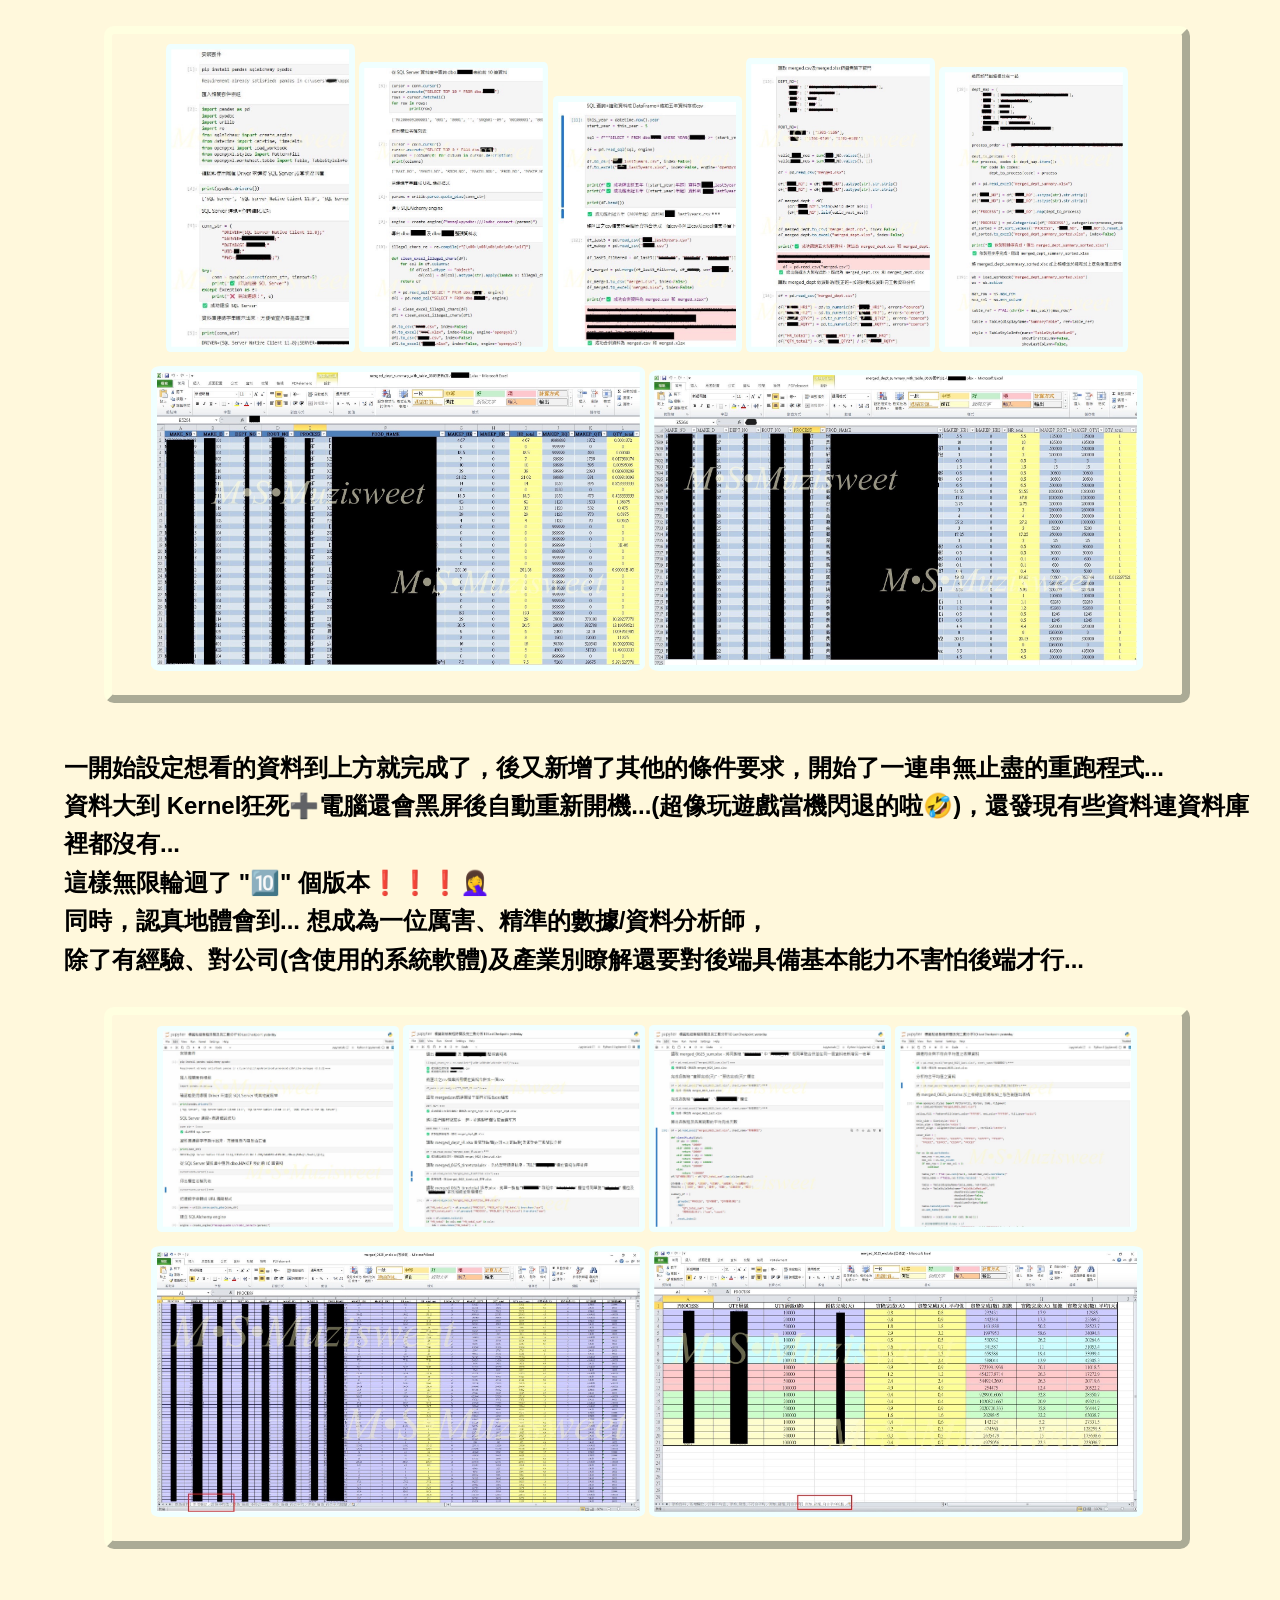
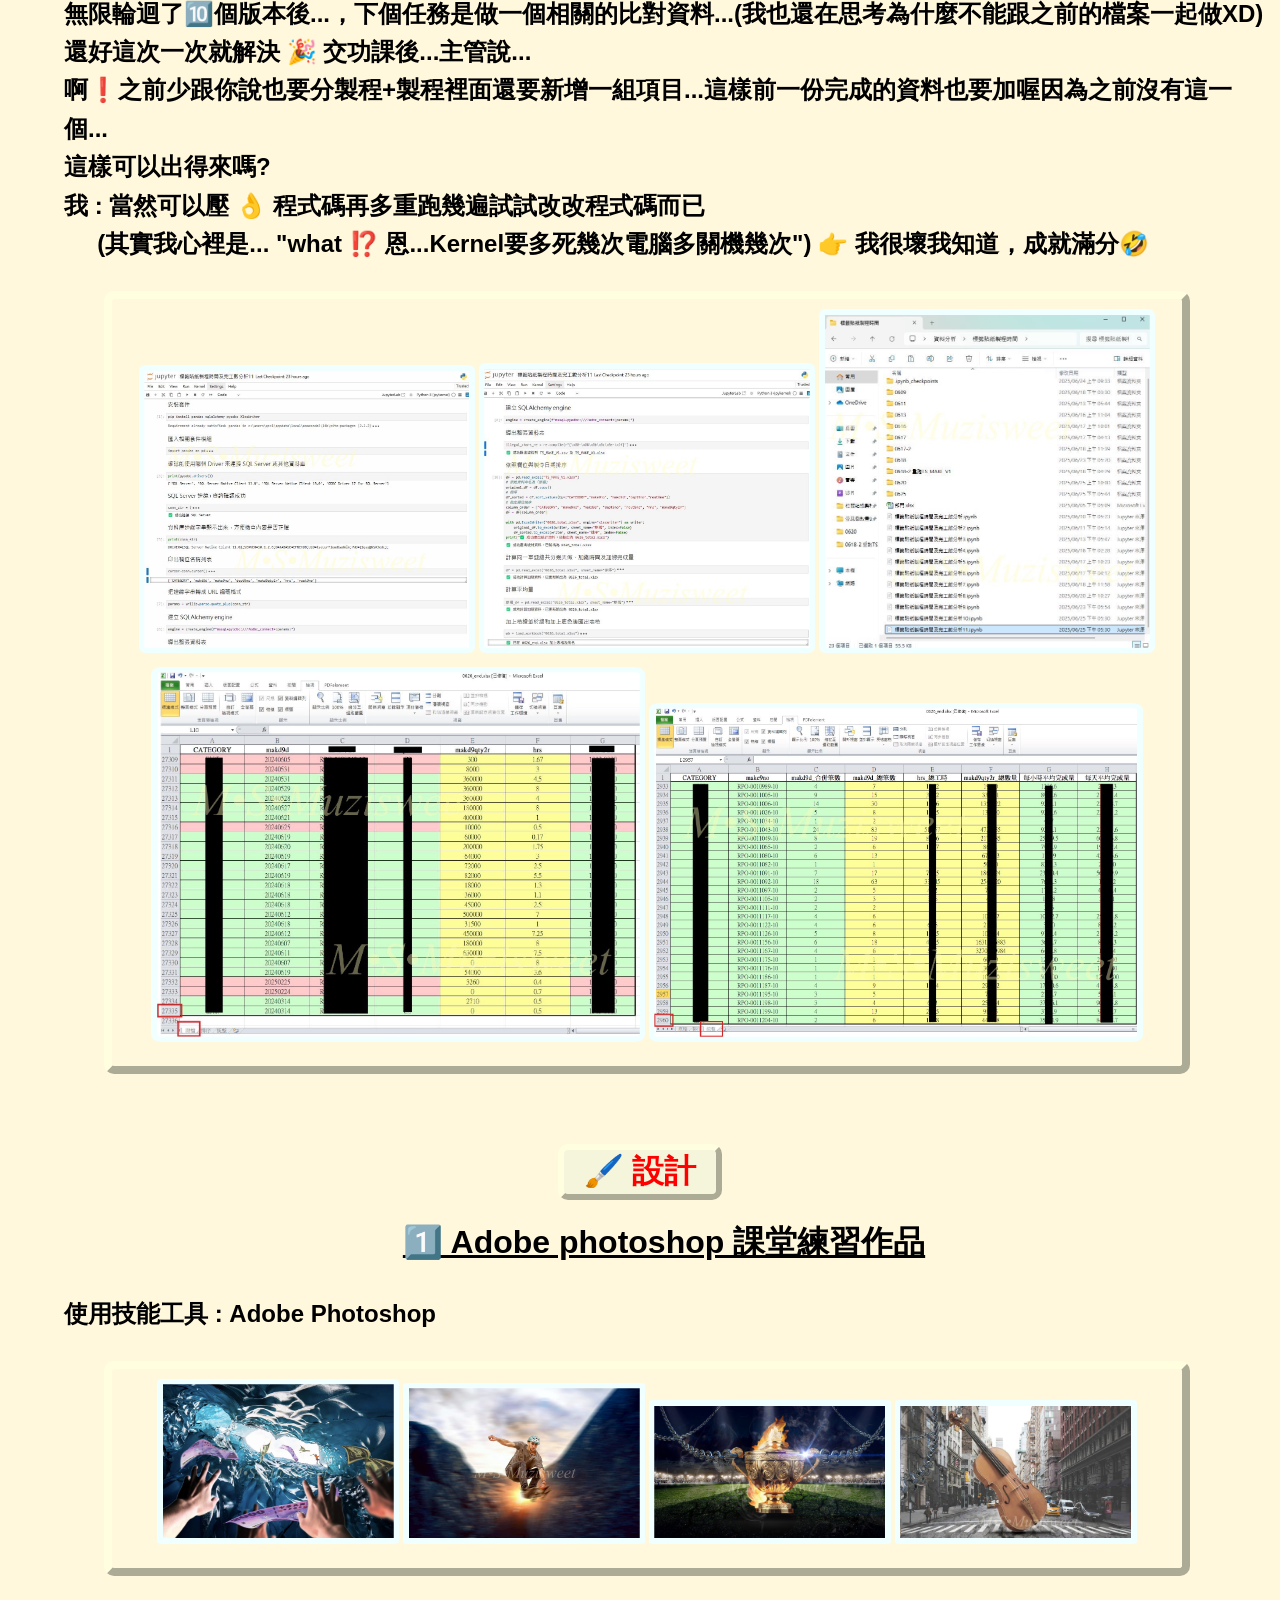
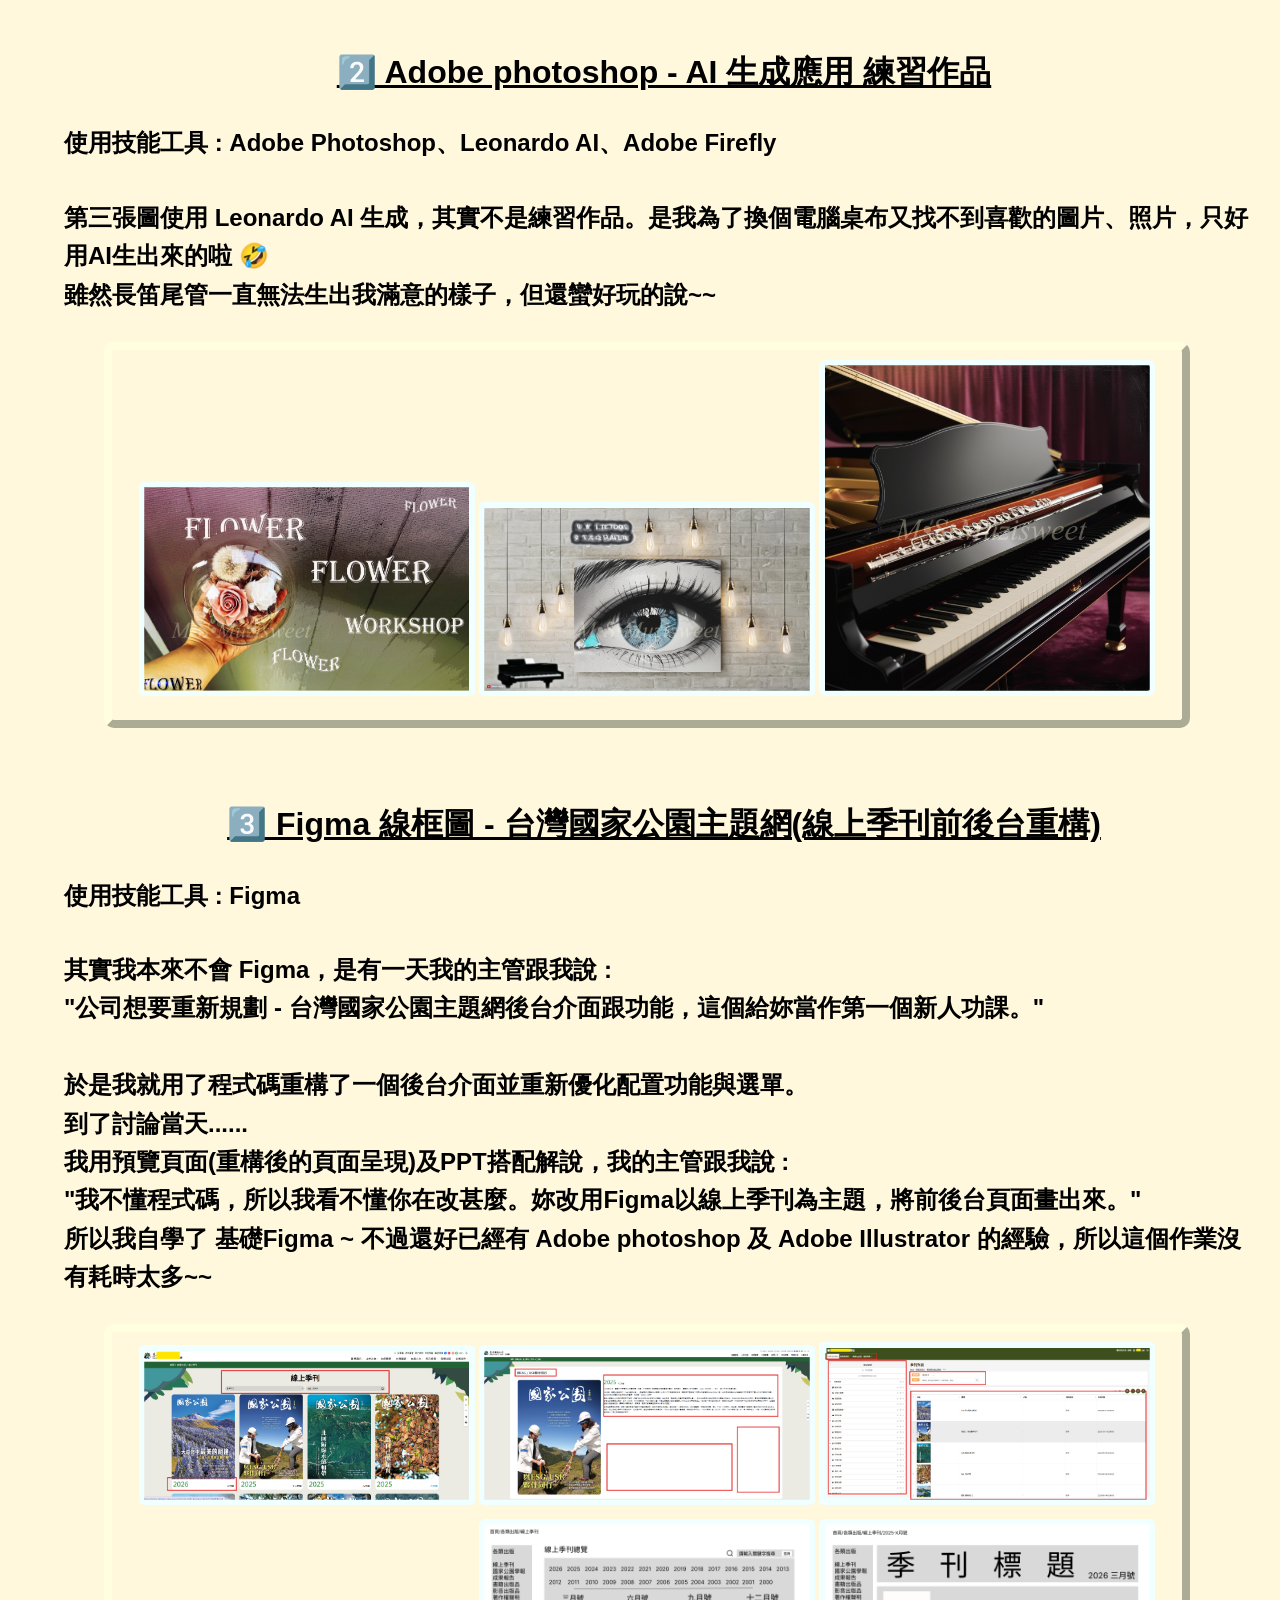
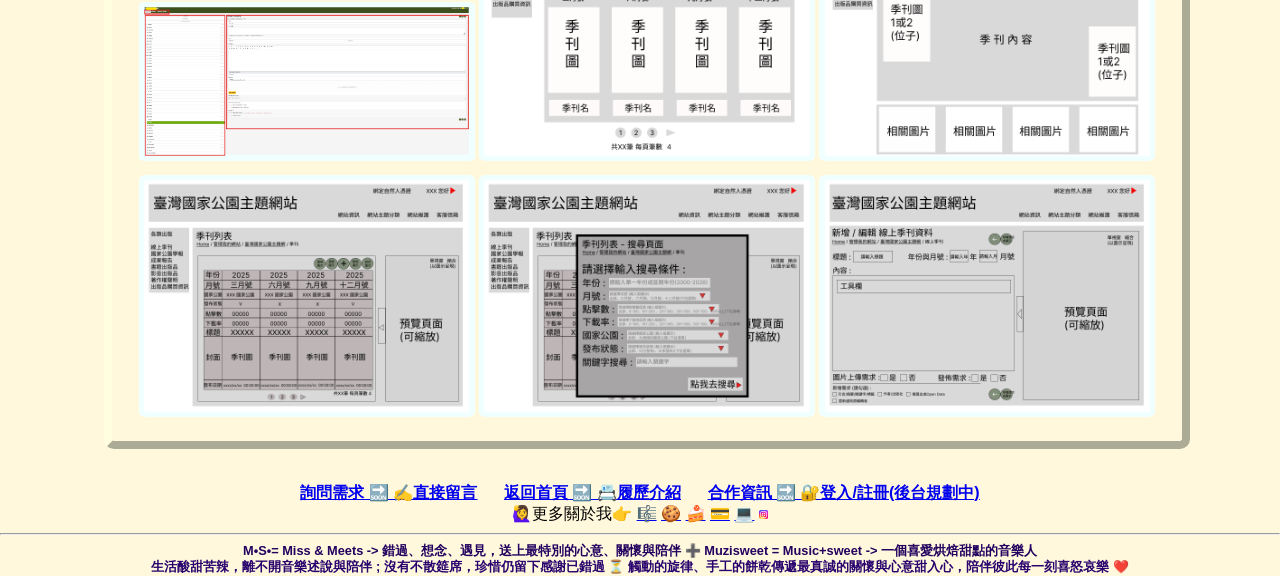
<file: portfolio.html>
<!DOCTYPE html>
<html lang="zh-Hant">

<head>
    <meta charset="UTF-8">
    <meta name="viewport" content="width=device-width, initial-scale=1.0">
    <meta name="description" content="Hi!歡迎來到 🎵 M•S•慕滋思維特 個人工作室🎵 ，這是記錄一個音樂老師在音樂教育、烘焙與程式的相關歷程及介紹，並為斜槓創業準備的一個歷程 ❤️">
    <meta name="keywords" content="音樂,長笛,鋼琴,樂理,烘焙,手工餅乾,蛋糕,甜點,程式語言,網頁設計">
    <title>📝 作品集 📝</title>
    <link rel="stylesheet" href="css/style.css">
    <style>
        h2 {
            line-height: 1.6;
            padding: 0.5rem 1rem;
        }

        .image-style1 {
            background-color: azure;
            padding: 0.5%;
            border: 1% solid;
            border-radius: 2%;
            width: 18%;
            max-width: 100%;
            margin-bottom: 10px;
        }

        .image-style2 {
            background-color: azure;
            padding: 0.5%;
            border: 1% solid;
            border-radius: 2%;
            width: 47%;
            max-width: 100%;
            margin-bottom: 10px;
        }

        .image-style3 {
            background-color: azure;
            padding: 0.5%;
            border: 1% solid;
            border-radius: 2%;
            width: 23%;
            max-width: 100%;
            margin-bottom: 10px;
        }

        .image-style4 {
            background-color: azure;
            padding: 0.5%;
            border: 1% solid;
            border-radius: 2%;
            width: 32%;
            max-width: 100%;
            margin-bottom: 10px;
        }
    </style>

    <script>
        document.getElementById("quick-jump").addEventListener("change", function () {
            const target = this.value;
            if (target) {
                location.hash = target; // 跳轉到指定區塊
                this.selectedIndex = 0; // 重置選單回到第一個項目（請選擇...）
            }
        });
    </script>
</head>

<body>
    <div style="text-align: right;">
        <div class="mark-link">🙋‍♀️更多關於我<b>👉
                <a href="index.html" title="Resume">📇</a>
                <a target="_blank" href="music.html" title="Music">🎼</a>
                <a target="_blank" href="cookie.html" title="Cookie">🍪</a>
                <a target="_blank" href="cake.html" title="Cake">🍰</a>
                <a target="_blank" href="portfolio.html" title="Portfolio">📝</a>
                <a target="_blank" href="certificate.html" title="Certificate">💳</a>
                <a target="_blank" href="https://github.com/shuanshuankao/web.git" title="Github">💻</a>
                <a target="_blank" href="https://www.instagram.com/m.s.muzisweet?igsh=dWFnb2ExOXYybWht&utm_source=qr"
                    title="IG">
                    <img style="width:14px;" src="images/IG.jpg" alt=""></a><br>
                <a href="message.html" title="Message">✍️<u>直接留言</u></a>
                <a href="https://github.com/shuanshuankao/weblist-project"
                    title="Log in and register">🔐<u>登入/註冊</u></a></b>
        </div>
    </div>

    <div class="main-title"><b>🎵 M•S•慕滋思維特 個人工作室 🎵</b><br>
        <em>M•S•Muzisweet Personal Studio<br></b></em>
    </div>

    <div class="vice-title">關於音樂、手工餅乾、甜點的小天地 🎼🍪🍰<br>
        思慕滋生的觸動因與眾不同而維繫，將想念的滋味傳遞特別的你/妳</div>
    <br>

    <div class="section-heading-all">
        <div class="section-heading">📝 作品集 📝</div>
        <div class="section-heading-select">
            <label for="type">
                <span class="small-text">快速到達:</span>
            </label>
            <select class="custom-select" name="type" onchange="location.href = this.value;" id="quick-jump">
                <option value="">請選擇...</option>
                <option value="#section-code"> 💻 程式網頁類</option>
                <option value="#section-data"> 📈 資料/數據分析、網路爬蟲類</option>
                <option value="#section-design"> 🖌️ 設計類</option>
            </select>
        </div>
    </div>
    <hr width="85%" size="5">
    <br>

    <div class="title-total">
        <div id="section-code" class="title"><b>💻 程式網頁</b></div>
    </div>
    <div style="margin-left: 3rem;">
        <p>
            <a target="_blank" href="index.html">
                <h1 style="text-align: center;"><b><u>1️⃣ 🎵 M•S•慕滋思維特 個人工作室 🎵 </u></b>
                    <br><b><u>M•S•Muzisweet Personal Studio</u></b>
                </h1>
            </a>
        <h2><b>使用技能工具 : Python、CSS、HTML、Bulma、Javascript、Django、Jinja、MySQL、VS Code<br>
                &nbsp;&nbsp;&nbsp;&nbsp;&nbsp;&nbsp;&nbsp;&nbsp;&nbsp;&nbsp;🔜&nbsp;
                <a target="_blank" href="https://github.com/shuanshuankao/web.git">
                    <u>💻 點我查看程式碼(前端)</u></a>&nbsp;&nbsp;&nbsp;
                <a target="_blank" href="https://github.com/shuanshuankao/weblist-project">
                    <u>💻 點我查看程式碼(後端)</u></a></b></h2>
        <h2>網站是慕梓老師送自己的禮物也是從很早以前就想做的事情!!! 完工的那一刻，眼淚都快滴下來了 😭<br>
            前端到後端皆自己完成(當然少不了辛苦被我問東問西的老師幫忙解惑啦，感謝遇到有責任感願意付出的好老師🥰)，<br>
            前端網頁已完成80%，後端功能還在持續規劃中。<br>
            準備過程中，生活事物的觸發，慕梓老師逐漸有了很大的想法改變及認知。<br>
            原本覺得自己能力不足沒有勇氣面對一大堆的程式碼，沒敢想過在短時間裡去接觸後端工作。 <br>
            卻在這一次寫網頁過程中越寫越興奮及感興趣，竟然還為了想趕快把網頁寫完跟妹妹說晚上上課不想上課，要請假回家寫網頁，<br>
            慕梓老師的妹妹聽到可是嚇壞了說 🤣</h2>
        </p>
    </div>
    <br>
    <br>
    <br>

    <div class="title-total">
        <div id="section-data" class="title"><b>📈 資料/數據分析、網路爬蟲</b></div>
    </div>
    <div style="margin-left: 3rem;">
        <p>
        <h1 style="text-align: center;"><b><u>1️⃣ 標籤貼紙製程</u></b></h1>
        <h2><b>使用技能工具 : Python、Pandas、Numpy、Jupyter Notebook、MSSQL</b></h2>
        <h2>在工作上的第一個資料分析(其實不是業務內的工作，但是自己希望想做的)。<br>
            剛開始做的時候覺得超級麻煩!! 跟老師討論了一翻，我都想撈出資料表後用手動做了 🤣<br>
            資料分散在不同資料庫及資料表，分析前還要先花一段工將分析需使用的欄位找齊、合併、計算(資料檔超級大，有些欄位還不能直接抓取使用喔!)，才能順利進行分析~<br>
            想到...生出來...可以多一個作品集以及累積成長經驗還是硬著頭皮撐完了...<br>
            可是腦袋瓜好累壓 😵 可見，資料、數據的完整性有多重要了❗❗❗
        </h2>
        <div id="picture">
            <img class="image-style1" src="images/標籤貼紙製程時間及完工數分析-1.jpg" alt="">
            <img class="image-style1" src="images/標籤貼紙製程時間及完工數分析-2.jpg" alt="">
            <img class="image-style1" src="images/標籤貼紙製程時間及完工數分析-3.jpg" alt="">
            <img class="image-style1" src="images/標籤貼紙製程時間及完工數分析-4.jpg" alt="">
            <img class="image-style1" src="images/標籤貼紙製程時間及完工數分析-5.jpg" alt="">
            <br>
            <img class="image-style2" src="images/標籤貼紙製程時間及完工數分析-6.jpg" alt="">
            <img class="image-style2" src="images/標籤貼紙製程時間及完工數分析-7.jpg" alt="">
        </div>
        <br>
        <h2>一開始設定想看的資料到上方就完成了，後又新增了其他的條件要求，開始了一連串無止盡的重跑程式... <br>
            資料大到 Kernel狂死➕電腦還會黑屏後自動重新開機...(超像玩遊戲當機閃退的啦🤣)，還發現有些資料連資料庫裡都沒有...<br>
            這樣無限輪迴了 "🔟" 個版本❗❗❗🤦‍♀️<br>
            同時，認真地體會到... 想成為一位厲害、精準的數據/資料分析師，<br>
            除了有經驗、對公司(含使用的系統軟體)及產業別瞭解還要對後端具備基本能力不害怕後端才行...
        </h2>
        <div id="picture">
            <img class="image-style3" src="images/標籤貼紙製程時間及完工數分析-8.jpg" alt="">
            <img class="image-style3" src="images/標籤貼紙製程時間及完工數分析-9.jpg" alt="">
            <img class="image-style3" src="images/標籤貼紙製程時間及完工數分析-10.jpg" alt="">
            <img class="image-style3" src="images/標籤貼紙製程時間及完工數分析-11.jpg" alt="">
            <br>
            <img class="image-style2" src="images/標籤貼紙製程時間及完工數分析-12.jpg" alt="">
            <img class="image-style2" src="images/標籤貼紙製程時間及完工數分析-13.jpg" alt="">
        </div>
        <br>
        <h2>無限輪迴了🔟個版本後...，下個任務是做一個相關的比對資料...(我也還在思考為什麼不能跟之前的檔案一起做XD) <br>
            還好這次一次就解決 🎉 交功課後...主管說...<br>
            啊❗之前少跟你說也要分製程+製程裡面還要新增一組項目...這樣前一份完成的資料也要加喔因為之前沒有這一個... <br>
            這樣可以出得來嗎? <br>
            我 : 當然可以壓 👌 程式碼再多重跑幾遍試試改改程式碼而已 <br>
            &nbsp;&nbsp;&nbsp;&nbsp;&nbsp;(其實我心裡是... "what ⁉️ 恩...Kernel要多死幾次電腦多關機幾次") 👉 我很壞我知道，成就滿分🤣
        </h2>
        <div id="picture">
            <img class="image-style4" src="images/標籤貼紙製程時間及完工數分析-14.jpg" alt="">
            <img class="image-style4" src="images/標籤貼紙製程時間及完工數分析-15.jpg" alt="">
            <img class="image-style4" src="images/標籤貼紙製程時間及完工數分析-18.jpg" alt="">
            <br>
            <img class="image-style2" src="images/標籤貼紙製程時間及完工數分析-16.jpg" alt="">
            <img class="image-style2" src="images/標籤貼紙製程時間及完工數分析-17.jpg" alt="">
        </div>
        </p>
    </div>
    <br>
    <br>
    <br>

    <div class="title-total">
        <div id="section-design" class="title"><b>🖌️ 設計</b></div>
    </div>
    <div style="margin-left: 3rem;">
        <p>
        <h1 style="text-align: center;"><b><u>1️⃣ Adobe photoshop 課堂練習作品</u></b></h1>
        <h2><b>使用技能工具 : Adobe Photoshop</b></h2>
        <div id="picture">
            <img class="image-style3" src="images/08152024 鈔票練習.jpg" alt="">
            <img class="image-style3" src="images/08202024 智慧型物件.jpg" alt="">
            <img class="image-style3" src="images/08292024 練習.jpg" alt="">
            <img class="image-style3" src="images/09032024 練習.jpg" alt="">
        </div>

        <br>
        <br>
        <br>

        <h1 style="text-align: center;"><b><u>2️⃣ Adobe photoshop - AI 生成應用 練習作品</u></b></h1>
        <h2><b>使用技能工具 : Adobe Photoshop、Leonardo AI、Adobe Firefly</b></h2>
        <h2>第三張圖使用 Leonardo AI 生成，其實不是練習作品。是我為了換個電腦桌布又找不到喜歡的圖片、照片，只好用AI生出來的啦 🤣 <br>
            雖然長笛尾管一直無法生出我滿意的樣子，但還蠻好玩的說~~</h2>
        <div id="picture">
            <img class="image-style4" src="images/08272024 AI生成圖面應用.jpg" alt="">
            <img class="image-style4" src="images/08272024 眼睛.jpg" alt="">
            <img class="image-style4" src="images/Leonardo 生成.jpg" alt="">
        </div>

        <br>
        <br>
        <br>

        <h1 style="text-align: center;"><b><u>3️⃣ Figma 線框圖 - 台灣國家公園主題網(線上季刊前後台重構)</u></b></h1>
        <h2><b>使用技能工具 : Figma</b></h2>
        <h2>其實我本來不會 Figma，是有一天我的主管跟我說 : <br>
            "公司想要重新規劃 - 台灣國家公園主題網後台介面跟功能，這個給妳當作第一個新人功課。"<br>
            <br>

            於是我就用了程式碼重構了一個後台介面並重新優化配置功能與選單。<br>
            到了討論當天......<br>
            我用預覽頁面(重構後的頁面呈現)及PPT搭配解說，我的主管跟我說 : <br>
            "我不懂程式碼，所以我看不懂你在改甚麼。妳改用Figma以線上季刊為主題，將前後台頁面畫出來。"<br>
            所以我自學了 基礎Figma ~ 不過還好已經有 Adobe photoshop 及 Adobe Illustrator 的經驗，所以這個作業沒有耗時太多~~
        </h2>
        <div id="picture">
            <img class="image-style4" src="images/國家公園-季刊-前端-列表-官網.png" alt="">
            <img class="image-style4" src="images/國家公園-季刊-前端-單一主頁面-官網.png" alt="">
            <img class="image-style4" src="images/國家公園-季刊-後台-列表-後台.png" alt="">
            <img class="image-style4" src="images/國家公園-季刊-後台-編輯頁面-後台.png" alt="">
            <img class="image-style4" src="images/國家公園-季刊-前端-列表.png" alt="">
            <img class="image-style4" src="images/國家公園-季刊-前端-單一主頁面.png" alt="">
            <img class="image-style4" src="images/國家公園-季刊-後台-列表.png" alt="">
            <img class="image-style4" src="images/國家公園-季刊-後台-列表-搜尋頁面.png" alt="">
            <img class="image-style4" src="images/國家公園-季刊-後台-編輯頁面.png" alt="">
        </div>
        </p>
    </div>
    <br>

    <div style="text-align: center;">
        <a href="message.html" title="Message"><b>詢問需求 🔜 ✍️<u>直接留言</u></a></b> &nbsp&nbsp&nbsp&nbsp
        <a href="index.html" title="Resume"><b>返回首頁 🔜 📇<u>履歷介紹</u></a></b> &nbsp&nbsp&nbsp&nbsp
        <a href="https://github.com/shuanshuankao/weblist-project" title="Log in and register"><b>合作資訊 🔜
                🔐<u>登入/註冊(後台規劃中)</u></a></b>
        <div>🙋‍♀️更多關於我<b>👉
                <a target="_blank" href="music.html" title="Music">🎼</a>
                <a target="_blank" href="cookie.html" title="Cookie">🍪</a>
                <a target="_blank" href="cake.html" title="Cake">🍰</a>
                <a target="_blank" href="certificate.html" title="Certificate">💳</a>
                <a target="_blank" href="https://github.com/shuanshuankao/web.git" title="Github">💻</a>
                <a target="_blank" href="https://www.instagram.com/m.s.muzisweet?igsh=dWFnb2ExOXYybWht&utm_source=qr"
                    title="IG">
                    <img width="0.7%" src="images/IG.jpg" alt=""></a>
        </div>
    </div>

    <hr>
    <div class="directions-title"><b>
            M•S•= Miss & Meets -> 錯過、想念、遇見，送上最特別的心意、關懷與陪伴 ➕ Muzisweet = Music+sweet -> 一個喜愛烘焙甜點的音樂人</b><br></div>
    <div class="directions-d-title"><b>
            生活酸甜苦辣，離不開音樂述說與陪伴 ; 沒有不散筵席，珍惜仍留下感謝已錯過 ⏳ 觸動的旋律、手工的餅乾傳遞最真誠的關懷與心意甜入心，陪伴彼此每一刻喜怒哀樂 ❤️ </b><br></div>
</body>

</html>
</file>
<file: css/style.css>
/* 共用css區 */

* {
    box-sizing: border-box;
}

/* 每一頁右上方各頁連結 */
.mark-link {
    width: calc(100% - 40px);;
    display: inline-block;
    margin-top: 10px;
    margin-right: 25px;
    font-size: 1.155rem;
    padding: 3px 5px;
}

/* 網頁大標 */
.main-title {
    text-align: center;
    color: black;
    font-size: 3rem;
    white-space: nowrap;
}


/* 網頁副標 */
.vice-title {
    text-align: center;
    color: rgb(1, 20, 105);
    font-size:1.3rem;
    white-space: nowrap;
}

/* 以下為每一頁分類標右下方共用下拉選單 */
.section-heading-all {
    display: flex;
    flex-direction: column;
    align-items: flex-start;
    position: relative;
    text-align: center;
    margin-top: 20px;
}

.section-heading {
    text-align: center;
    font-size: 3.5rem;
    padding: 0 1rem;
    width: 100%;
}

.section-heading-select {
    align-self: flex-end;
    margin-top: 0.5px;
    margin-right: 230px;
}

.custom-select {
    padding: 2px;
    font-size: 12px;
    border: 1px solid #141414;
    border-radius: 5px;
    background-color: #f9f9f9;
    color: #333;
    background-image: url('data:image/svg+xml;utf8,<svg fill="black" height="20" viewBox="0 0 24 24" width="20" xmlns="http://www.w3.org/2000/svg"><path d="M7 10l5 5 5-5z"/></svg>');
    background-repeat: no-repeat;
    background-position: right 1px center;
    background-size: 20px;
}

.small-text {
    font-size: 1em;
}

/* 每一頁內容文字 */
body {
    background-color: cornsilk;
    font-family: 'Comic Sans MS', cursive, sans-serif;
    margin: 0;
    padding: 0;
}

/* 除音樂頁的分類標題 */
.title-total {
    text-align: center;
}

/* 除音樂頁的分類標題文字 */
.title {
    color: red;
    background-color: beige;
    font-size: 2rem;
    display: inline-block;
    width: auto;
    max-width: 90%;
    text-align: center;
    padding: 0px 20px;
    border: 6px outset lightyellow;
    border-radius: 10px;
}

/* 網頁最下方說明主標 */
.directions-title {
    flex: 1.5;
    font-size: 0.8rem;
    line-height: 1.3;
    text-align: center;
    color: rgb(35, 2, 95);
}

/* 網頁最下方說明副標 */
.directions-d-title {
    flex: 1.5;
    font-size: 0.8rem;
    line-height: 1.3;
    text-align: center;
    color: rgb(40, 2, 109);
}

/* 照片區設定-除餅乾、甜點 */
#picture {
    text-align: center;
    margin: 0px 90px;
    padding: 10px;
    border: 8px outset lightyellow;
    border-radius: 10px;
    margin-left: 3.5rem;
    margin-top: 1rem;
    max-width: 100%;
}






@media (max-width: 768px) {

    .image-style1,
    .image-style2,
    .image-style3,
    .image-style4 {
        width: 90%;
        display: block;
        margin: 0.5rem auto;
    }

    .main-title,
    .vice-title,
    .directions-title,
    .directions-d-title {
        white-space: normal;
        overflow-wrap: break-word;
    }

    .main-title {
        font-size: 2rem;
        white-space: normal;
        word-break: break-word;
        /* margin-top: 16px; */
    }

    .vice-title {
        font-size: 1.25rem;
        white-space: normal;
        /* margin-top: 24px; */
    }

    .mark-link {
        width: 100%;
        /* display: block; */
        text-align: center;
        margin-bottom: 1rem;
        display: flex;
        flex-wrap: wrap;
        justify-content: center;
        gap: 0.5rem;
        font-size: 0.9rem;
    }

    .image-text-row {
        flex-direction: column;
        align-items: center;
        gap: 16px;
    }

    .image-text-row img {
        width: 100%;
        /* max-width: 100%; */
    }

    .image-text-row .text {
        width: 100%;
    }

    .title {
        text-align: center;
        font-size: 1.5rem;
        margin: 12px 0;
    }

    .title1 {
        font-size: 1.2rem;
    }

    .directions-title,
    .directions-d-title {
        /* width: 100%; */
        font-size: 1rem;
        /* padding: 0.5rem; */
        /* word-break: break-word; */
        /* text-align: center; */
    }

    .experience-table2,
    .experience-table {
        word-break: break-all;
    }

    .video-container {
        gap: 1rem;
    }

    .section-heading {
        font-size: 2rem;
    }

    a {
        word-break: break-all;
    }

    div[style*="font-size: 4.5rem"] {
        font-size: 2rem !important;
        padding: 0 1rem;
    }

    #picture {
        text-align: center;
        margin: 0 auto;
        padding: 10px;
        /* border: 8px outset lightyellow; */
        /* border-radius: 10px; */
        max-width: 100%;
        /* box-sizing: border-box; */
        /* margin-top: 1rem; */
    }

    iframe {
        width: 100%;
        height: auto;
        aspect-ratio: 16/9;
        max-width: 560px;
        display: block;
        margin: 0 auto;
    }

}

@media (max-width: 1024px) {

    .main-title,
    .vice-title {
        font-size: 2.5rem;
        white-space: normal;
        word-break: break-word;
    }

    .image-text-row {
        flex-direction: column;
        gap: 32px;
    }

    .image-text-row img,
    .image-text-row .text {
        width: 100%;
        max-width: 100%;
    }
}
</file>
